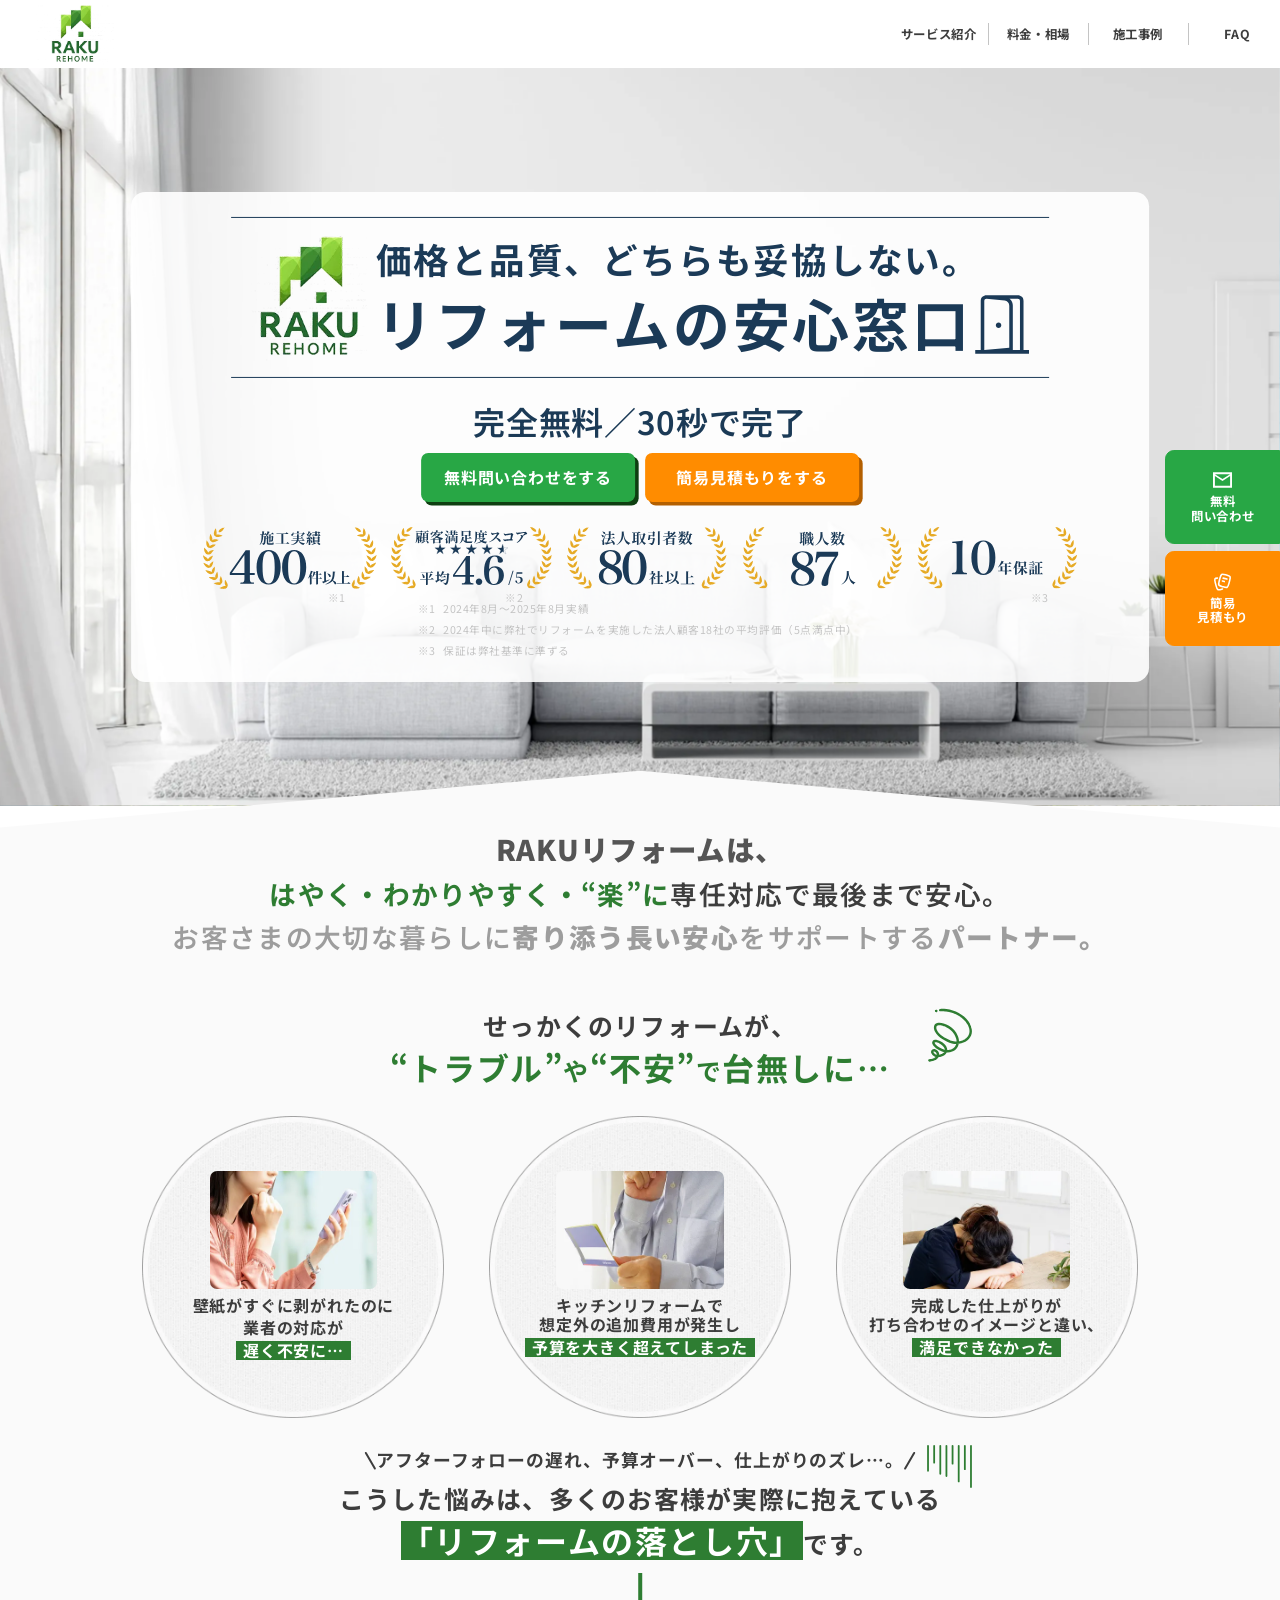
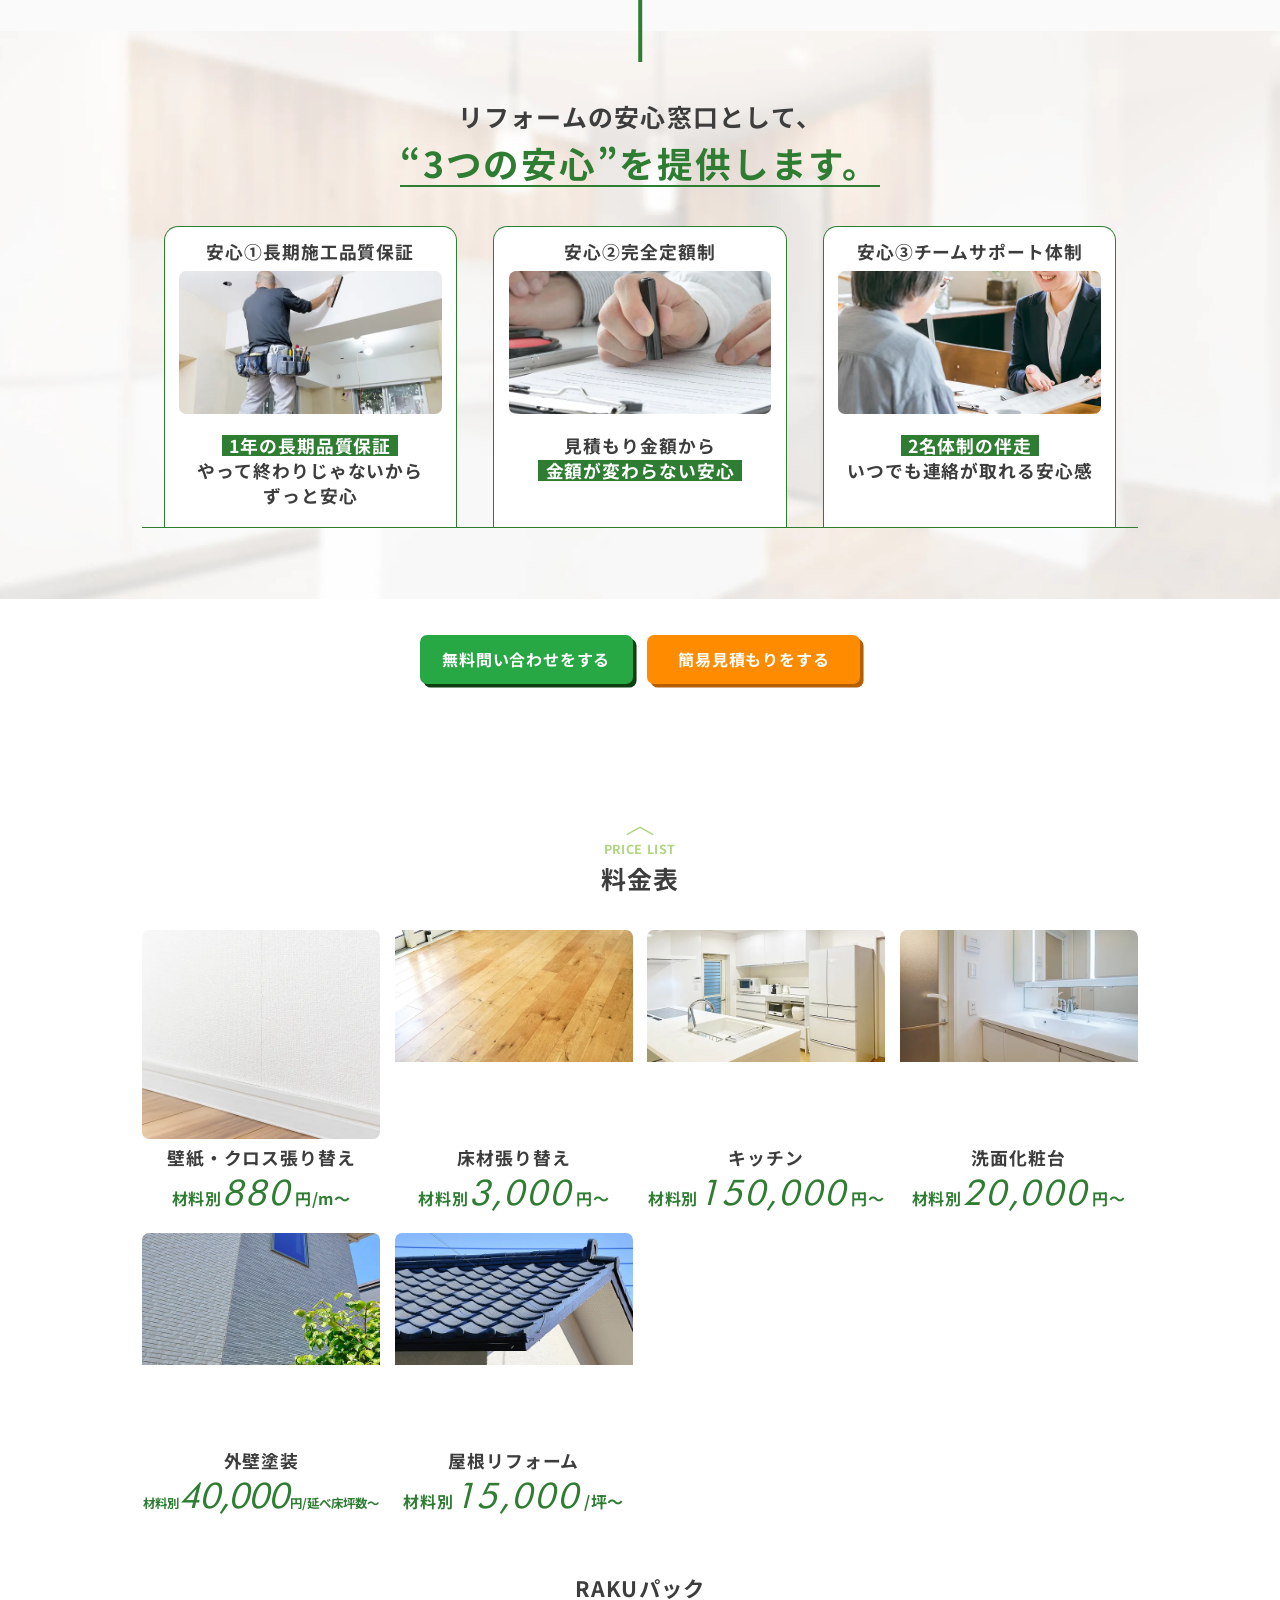
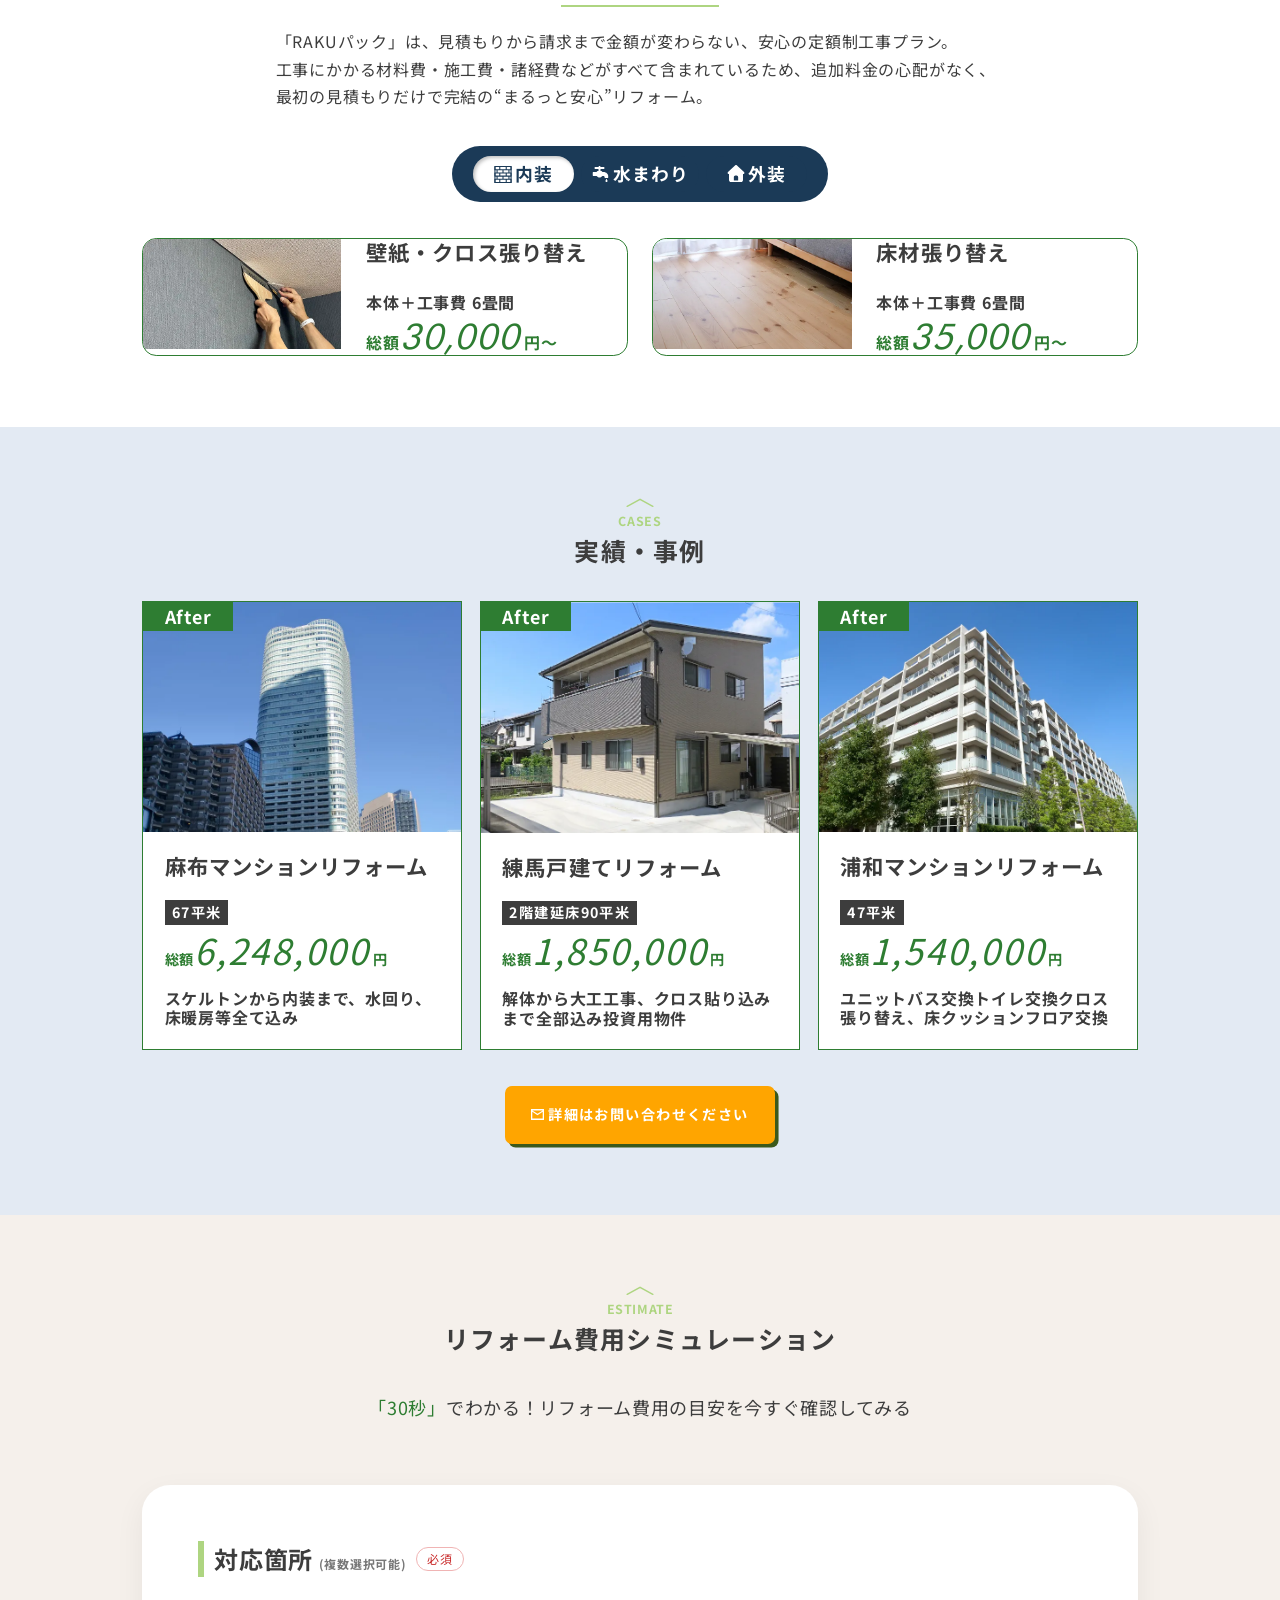
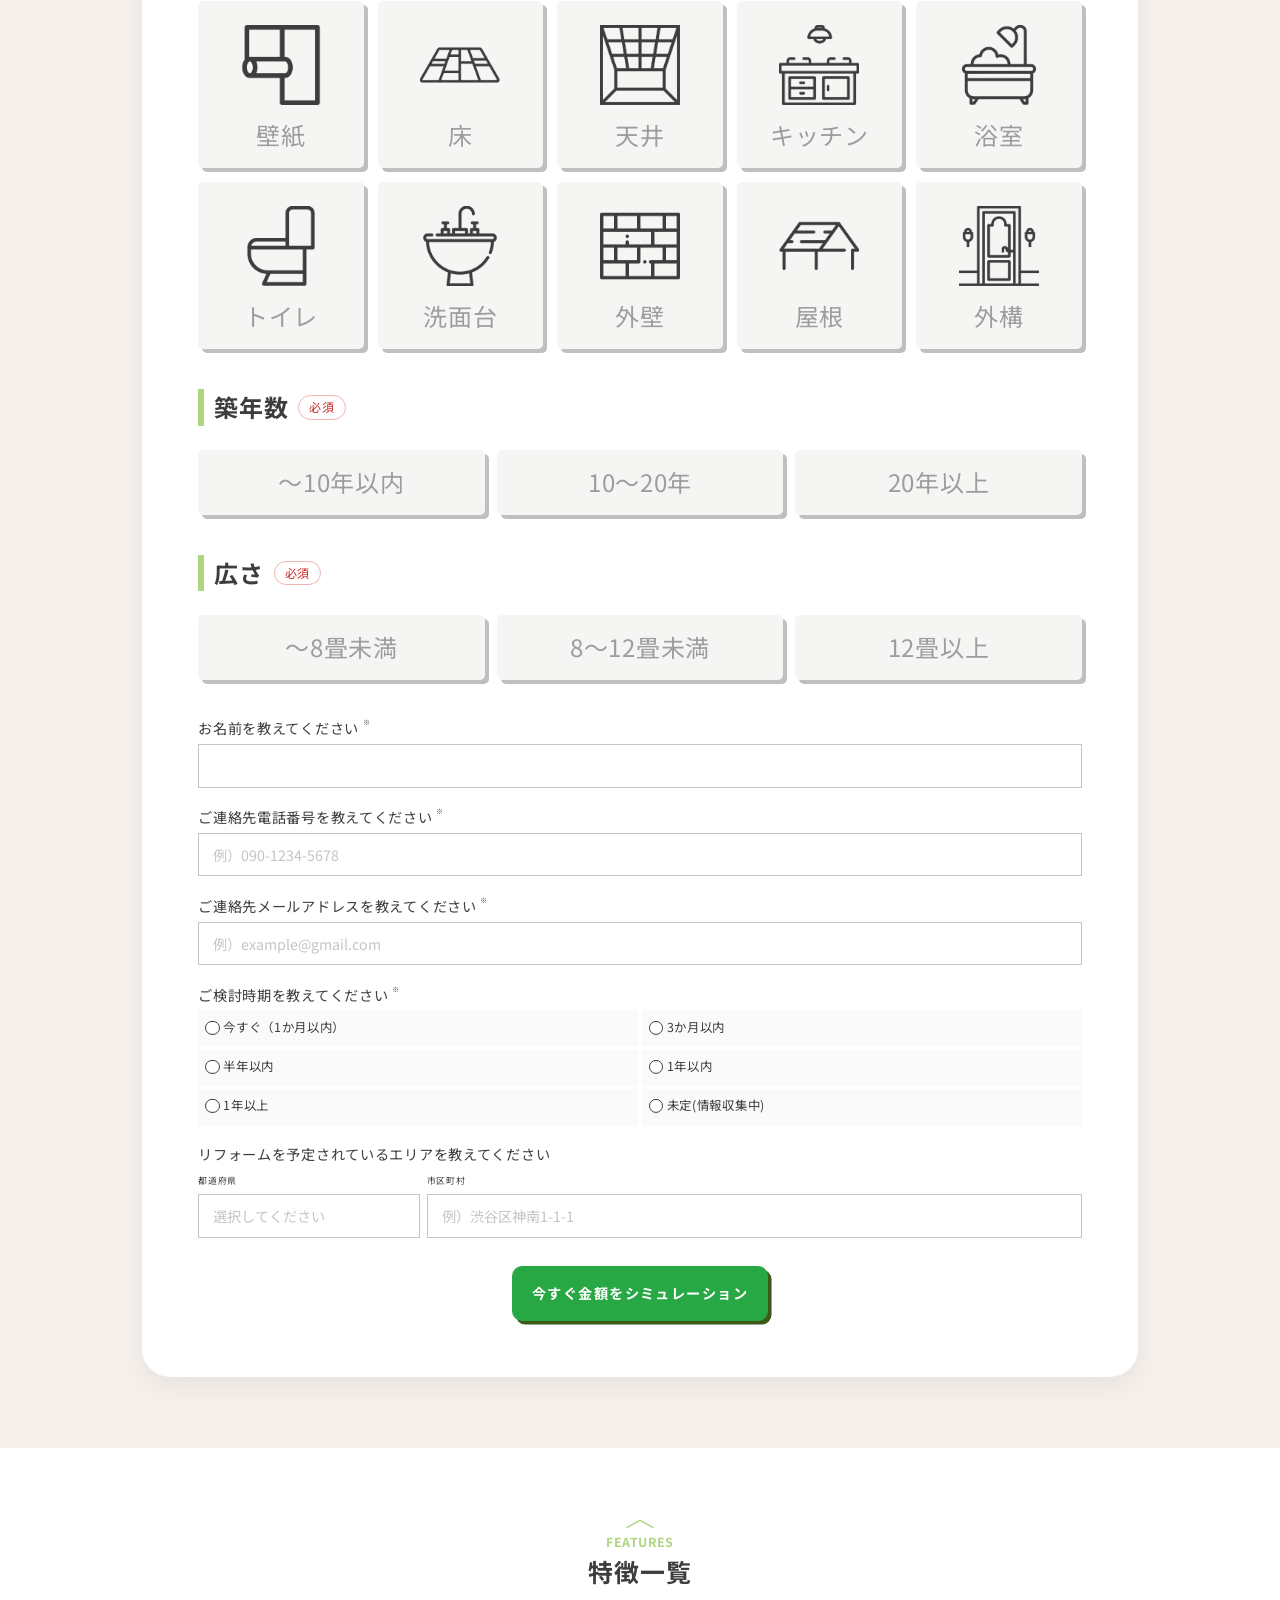
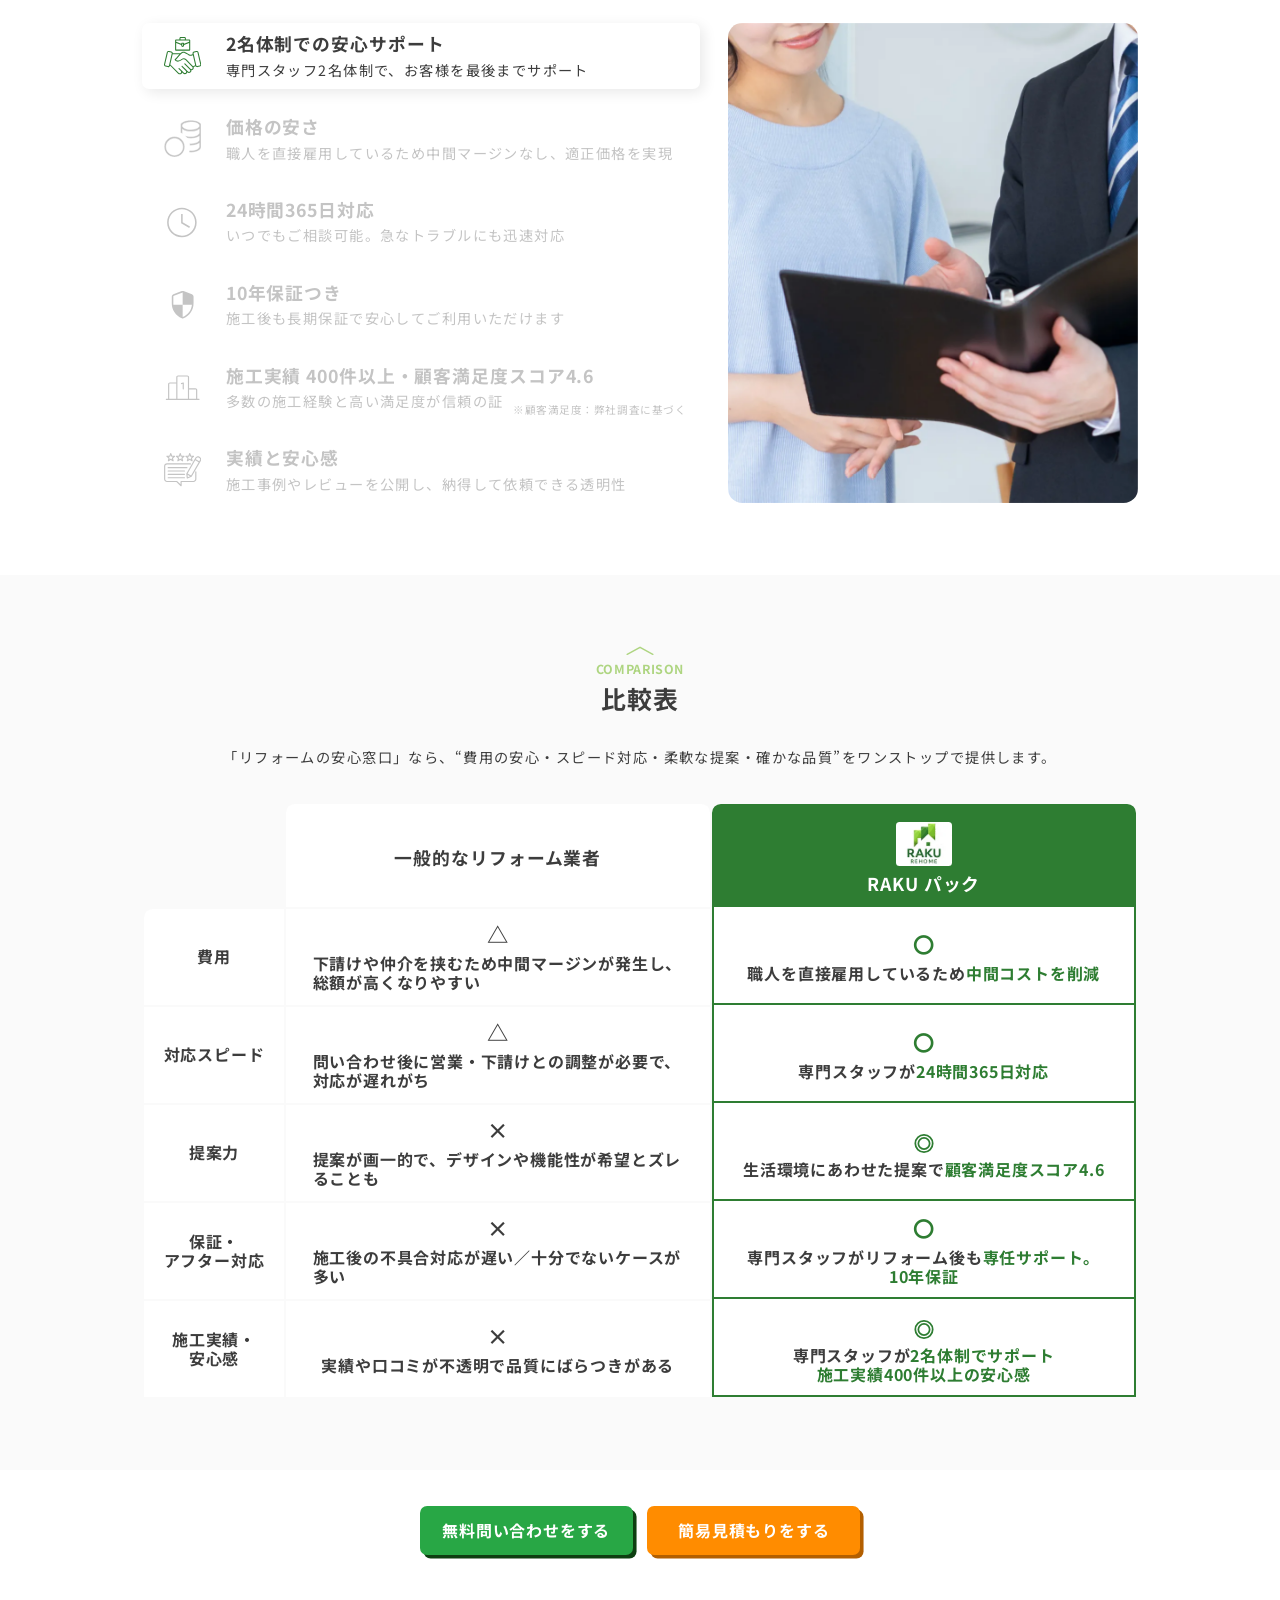
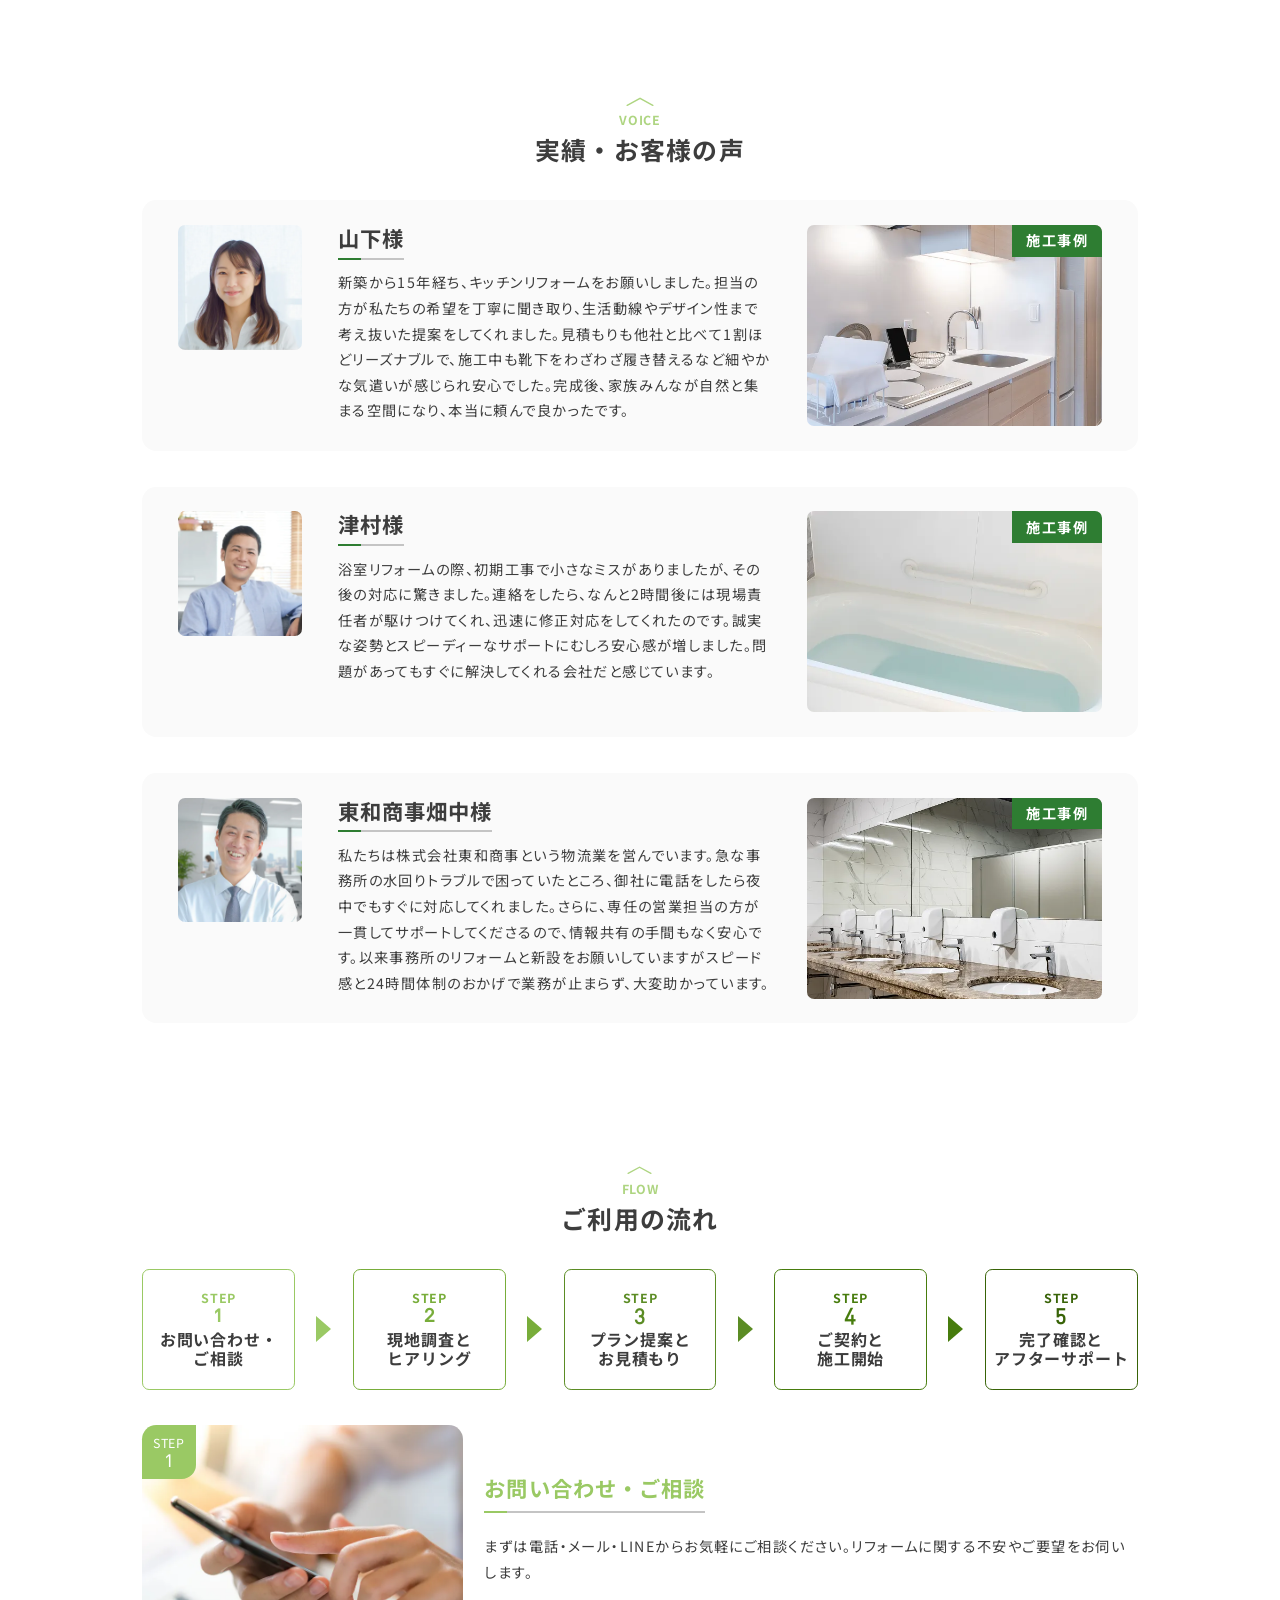
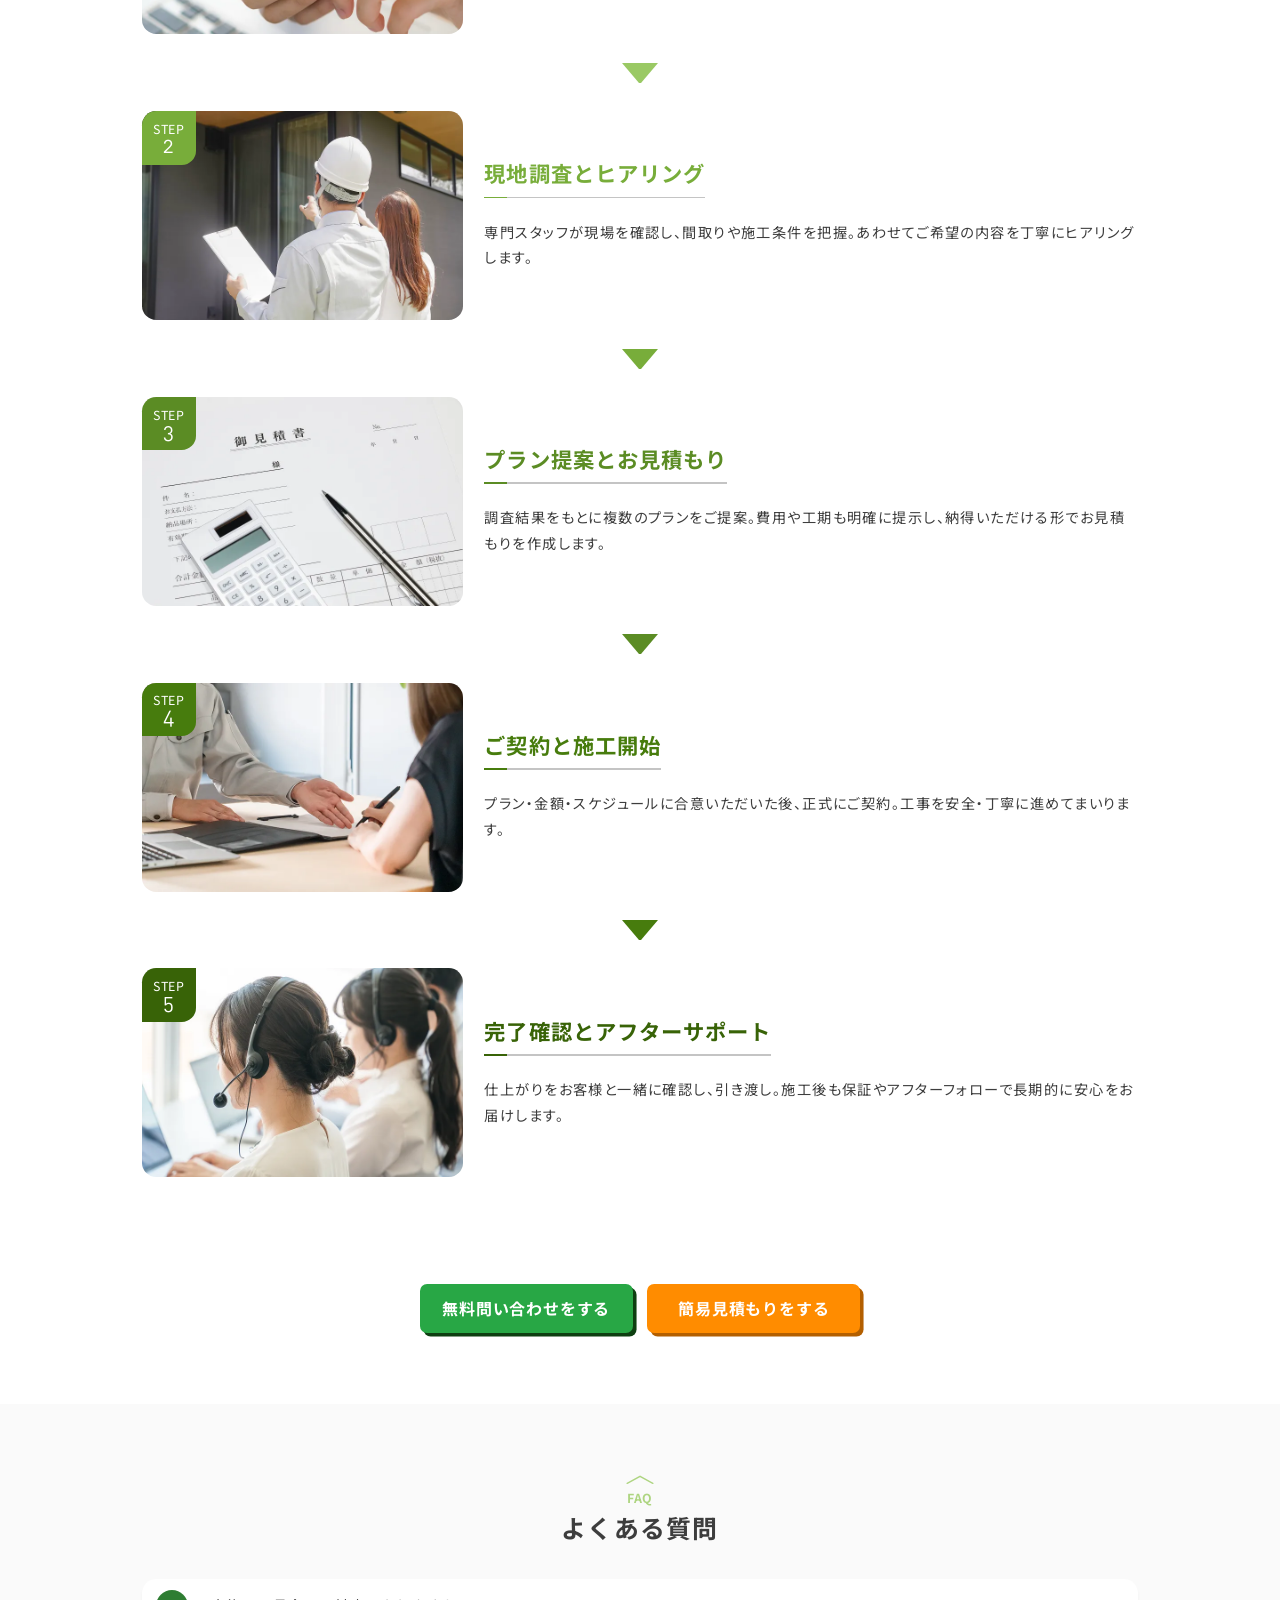
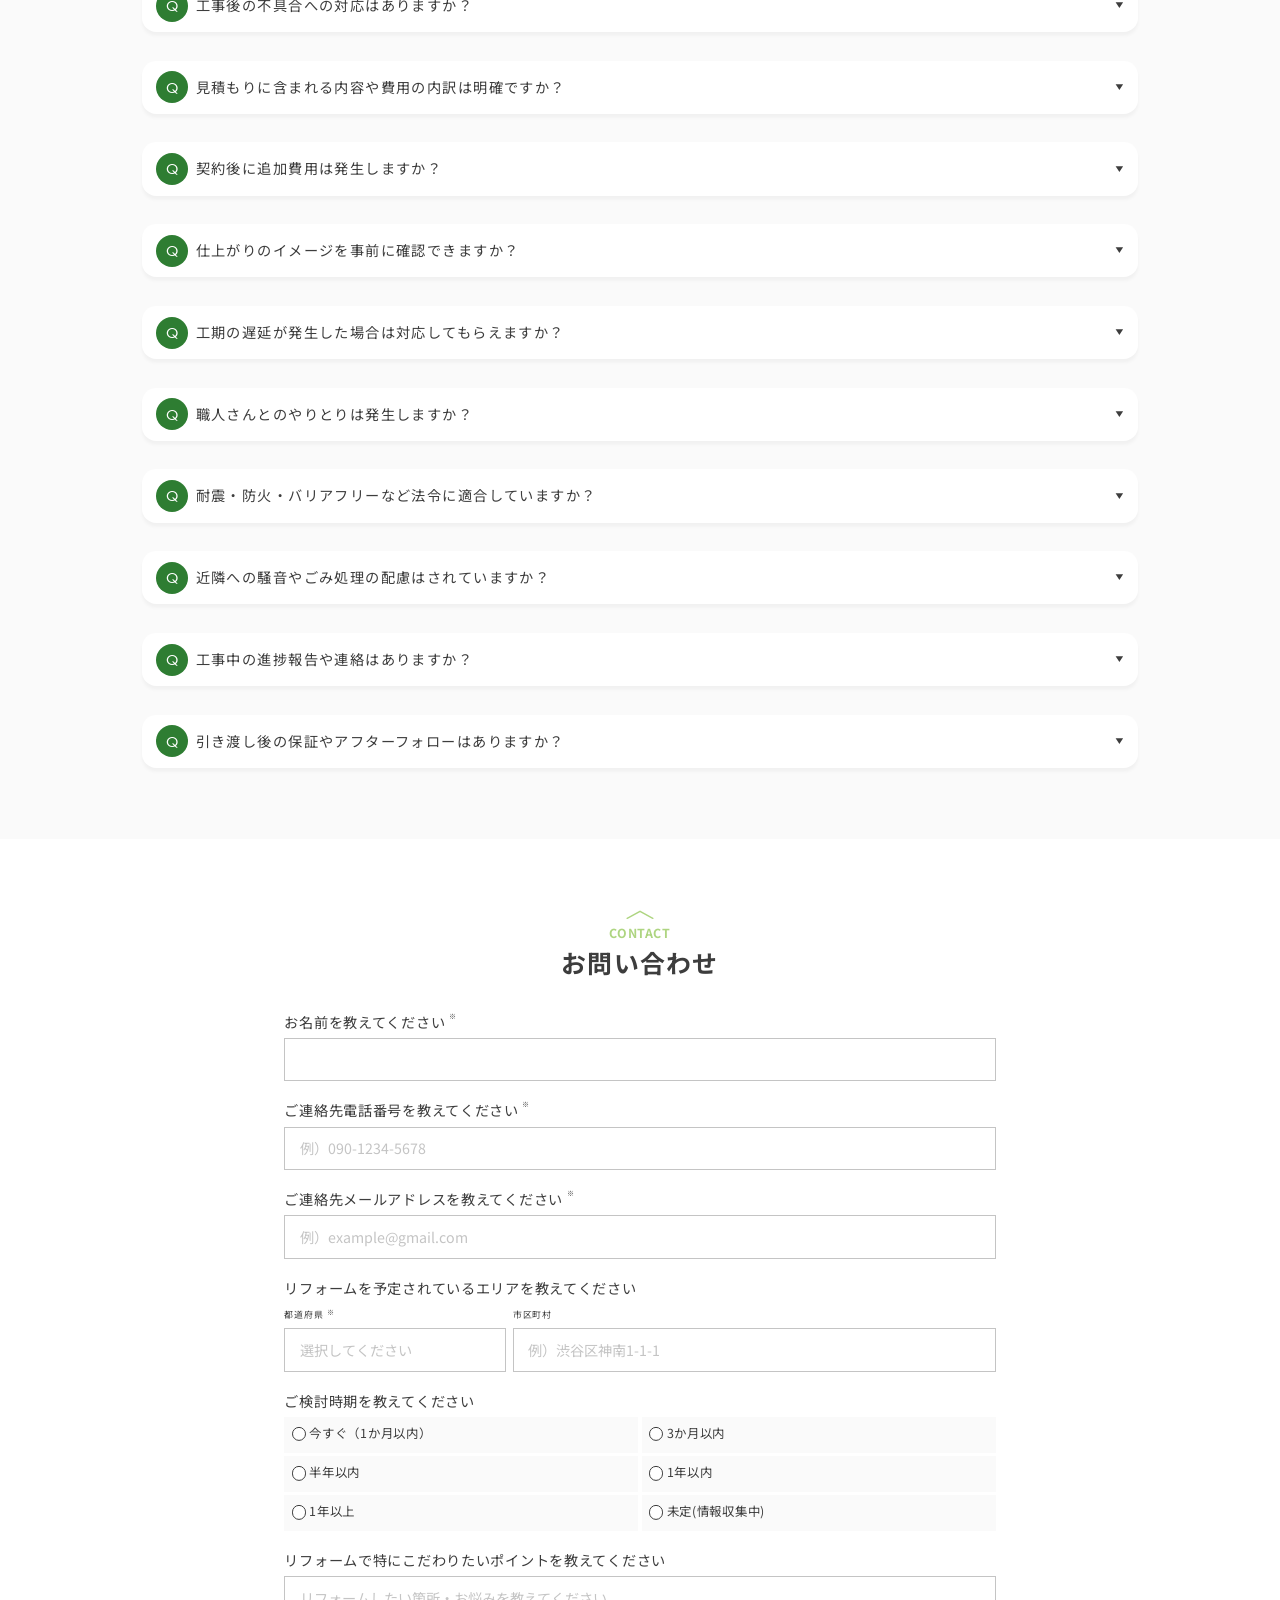
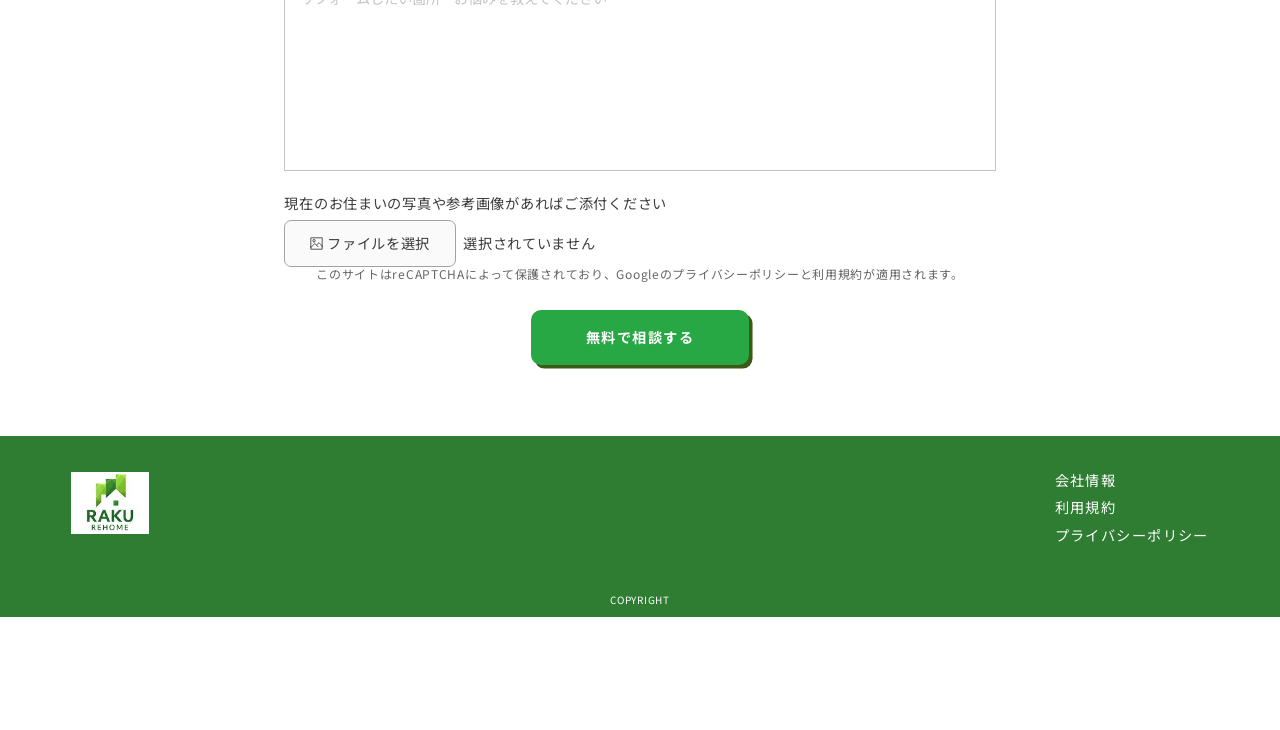
<file: raku-reform/index.html>
<!DOCTYPE html>
<html lang="ja">
<head>
    <meta charset="UTF-8">
    <meta name="viewport" content="width=device-width, initial-scale=1.0">

    <!-- font-family -->
    <link rel="preconnect" href="https://fonts.googleapis.com">
    <link rel="preconnect" href="https://fonts.gstatic.com" crossorigin>
    <link href="https://fonts.googleapis.com/css2?family=Noto+Sans+JP:wght@100..900&display=swap" rel="stylesheet">

    <!-- my -->
    <title>RAKU リフォーム</title>
<meta name='robots' content='max-image-preview:large' />
<link rel='dns-prefetch' href='https://cdn.jsdelivr.net/' />
<link rel='dns-prefetch' href='https://www.googletagmanager.com/' />
<link rel="alternate" type="application/rss+xml" title="RAKU リフォーム &raquo; フィード" href="https://rehome-raku.com/raku-reform/feed/" />
<link rel="alternate" type="application/rss+xml" title="RAKU リフォーム &raquo; コメントフィード" href="https://rehome-raku.com/raku-reform/comments/feed/" />

<!-- SEO SIMPLE PACK 3.6.3 -->
<link rel="canonical" href="index.html">
<meta property="og:locale" content="ja_JP">
<meta property="og:type" content="website">
<meta property="og:title" content="RAKU リフォーム">
<meta property="og:url" content="https://rehome-raku.com/raku-reform/">
<meta property="og:site_name" content="RAKU リフォーム">
<meta name="twitter:card" content="summary">
<!-- / SEO SIMPLE PACK -->

<style id="wp-img-auto-sizes-contain-inline-css">
img:is([sizes=auto i],[sizes^="auto," i]){contain-intrinsic-size:3000px 1500px}
/*# sourceURL=wp-img-auto-sizes-contain-inline-css */
</style>
<style id="wp-emoji-styles-inline-css">

	img.wp-smiley, img.emoji {
		display: inline !important;
		border: none !important;
		box-shadow: none !important;
		height: 1em !important;
		width: 1em !important;
		margin: 0 0.07em !important;
		vertical-align: -0.1em !important;
		background: none !important;
		padding: 0 !important;
	}
/*# sourceURL=wp-emoji-styles-inline-css */
</style>
<style id="wp-block-library-inline-css">
:root{--wp-block-synced-color:#7a00df;--wp-block-synced-color--rgb:122,0,223;--wp-bound-block-color:var(--wp-block-synced-color);--wp-editor-canvas-background:#ddd;--wp-admin-theme-color:#007cba;--wp-admin-theme-color--rgb:0,124,186;--wp-admin-theme-color-darker-10:#006ba1;--wp-admin-theme-color-darker-10--rgb:0,107,160.5;--wp-admin-theme-color-darker-20:#005a87;--wp-admin-theme-color-darker-20--rgb:0,90,135;--wp-admin-border-width-focus:2px}@media (min-resolution:192dpi){:root{--wp-admin-border-width-focus:1.5px}}.wp-element-button{cursor:pointer}:root .has-very-light-gray-background-color{background-color:#eee}:root .has-very-dark-gray-background-color{background-color:#313131}:root .has-very-light-gray-color{color:#eee}:root .has-very-dark-gray-color{color:#313131}:root .has-vivid-green-cyan-to-vivid-cyan-blue-gradient-background{background:linear-gradient(135deg,#00d084,#0693e3)}:root .has-purple-crush-gradient-background{background:linear-gradient(135deg,#34e2e4,#4721fb 50%,#ab1dfe)}:root .has-hazy-dawn-gradient-background{background:linear-gradient(135deg,#faaca8,#dad0ec)}:root .has-subdued-olive-gradient-background{background:linear-gradient(135deg,#fafae1,#67a671)}:root .has-atomic-cream-gradient-background{background:linear-gradient(135deg,#fdd79a,#004a59)}:root .has-nightshade-gradient-background{background:linear-gradient(135deg,#330968,#31cdcf)}:root .has-midnight-gradient-background{background:linear-gradient(135deg,#020381,#2874fc)}:root{--wp--preset--font-size--normal:16px;--wp--preset--font-size--huge:42px}.has-regular-font-size{font-size:1em}.has-larger-font-size{font-size:2.625em}.has-normal-font-size{font-size:var(--wp--preset--font-size--normal)}.has-huge-font-size{font-size:var(--wp--preset--font-size--huge)}:root .has-text-align-center{text-align:center}:root .has-text-align-left{text-align:left}:root .has-text-align-right{text-align:right}.has-fit-text{white-space:nowrap!important}#end-resizable-editor-section{display:none}.aligncenter{clear:both}.items-justified-left{justify-content:flex-start}.items-justified-center{justify-content:center}.items-justified-right{justify-content:flex-end}.items-justified-space-between{justify-content:space-between}.screen-reader-text{word-wrap:normal!important;border:0;clip-path:inset(50%);height:1px;margin:-1px;overflow:hidden;padding:0;position:absolute;width:1px;word-break:normal!important}.screen-reader-text:focus{background-color:#ddd;clip-path:none;color:#444;display:block;font-size:1em;height:auto;left:5px;line-height:normal;padding:15px 23px 14px;text-decoration:none;top:5px;width:auto;z-index:100000}html :where(.has-border-color){border-style:solid}html :where([style^=border-color],[style*=";border-color"],[style*="; border-color"]){border-style:solid}html :where([style^=border-top-color],[style*=";border-top-color"],[style*="; border-top-color"]){border-top-style:solid}html :where([style^=border-right-color],[style*=";border-right-color"],[style*="; border-right-color"]){border-right-style:solid}html :where([style^=border-bottom-color],[style*=";border-bottom-color"],[style*="; border-bottom-color"]){border-bottom-style:solid}html :where([style^=border-left-color],[style*=";border-left-color"],[style*="; border-left-color"]){border-left-style:solid}html :where([style^=border-width],[style*=";border-width"],[style*="; border-width"]){border-style:solid}html :where([style^=border-top-width],[style*=";border-top-width"],[style*="; border-top-width"]){border-top-style:solid}html :where([style^=border-right-width],[style*=";border-right-width"],[style*="; border-right-width"]){border-right-style:solid}html :where([style^=border-bottom-width],[style*=";border-bottom-width"],[style*="; border-bottom-width"]){border-bottom-style:solid}html :where([style^=border-left-width],[style*=";border-left-width"],[style*="; border-left-width"]){border-left-style:solid}html :where(img[class*=wp-image-]){height:auto;max-width:100%}:where(figure){margin:0 0 1em}html :where(.is-position-sticky){--wp-admin--admin-bar--position-offset:var(--wp-admin--admin-bar--height,0px)}@media screen and (max-width:600px){html :where(.is-position-sticky){--wp-admin--admin-bar--position-offset:0px}}

/*# sourceURL=/wp-includes/css/dist/block-library/common.min.css */
</style>
<style id="classic-theme-styles-inline-css">
/*! This file is auto-generated */
.wp-block-button__link{color:#fff;background-color:#32373c;border-radius:9999px;box-shadow:none;text-decoration:none;padding:calc(.667em + 2px) calc(1.333em + 2px);font-size:1.125em}.wp-block-file__button{background:#32373c;color:#fff;text-decoration:none}
/*# sourceURL=/wp-includes/css/classic-themes.min.css */
</style>

<style id="global-styles-inline-css">
:root{--wp--preset--aspect-ratio--square: 1;--wp--preset--aspect-ratio--4-3: 4/3;--wp--preset--aspect-ratio--3-4: 3/4;--wp--preset--aspect-ratio--3-2: 3/2;--wp--preset--aspect-ratio--2-3: 2/3;--wp--preset--aspect-ratio--16-9: 16/9;--wp--preset--aspect-ratio--9-16: 9/16;--wp--preset--color--black: #000000;--wp--preset--color--cyan-bluish-gray: #abb8c3;--wp--preset--color--white: #ffffff;--wp--preset--color--pale-pink: #f78da7;--wp--preset--color--vivid-red: #cf2e2e;--wp--preset--color--luminous-vivid-orange: #ff6900;--wp--preset--color--luminous-vivid-amber: #fcb900;--wp--preset--color--light-green-cyan: #7bdcb5;--wp--preset--color--vivid-green-cyan: #00d084;--wp--preset--color--pale-cyan-blue: #8ed1fc;--wp--preset--color--vivid-cyan-blue: #0693e3;--wp--preset--color--vivid-purple: #9b51e0;--wp--preset--gradient--vivid-cyan-blue-to-vivid-purple: linear-gradient(135deg,rgb(6,147,227) 0%,rgb(155,81,224) 100%);--wp--preset--gradient--light-green-cyan-to-vivid-green-cyan: linear-gradient(135deg,rgb(122,220,180) 0%,rgb(0,208,130) 100%);--wp--preset--gradient--luminous-vivid-amber-to-luminous-vivid-orange: linear-gradient(135deg,rgb(252,185,0) 0%,rgb(255,105,0) 100%);--wp--preset--gradient--luminous-vivid-orange-to-vivid-red: linear-gradient(135deg,rgb(255,105,0) 0%,rgb(207,46,46) 100%);--wp--preset--gradient--very-light-gray-to-cyan-bluish-gray: linear-gradient(135deg,rgb(238,238,238) 0%,rgb(169,184,195) 100%);--wp--preset--gradient--cool-to-warm-spectrum: linear-gradient(135deg,rgb(74,234,220) 0%,rgb(151,120,209) 20%,rgb(207,42,186) 40%,rgb(238,44,130) 60%,rgb(251,105,98) 80%,rgb(254,248,76) 100%);--wp--preset--gradient--blush-light-purple: linear-gradient(135deg,rgb(255,206,236) 0%,rgb(152,150,240) 100%);--wp--preset--gradient--blush-bordeaux: linear-gradient(135deg,rgb(254,205,165) 0%,rgb(254,45,45) 50%,rgb(107,0,62) 100%);--wp--preset--gradient--luminous-dusk: linear-gradient(135deg,rgb(255,203,112) 0%,rgb(199,81,192) 50%,rgb(65,88,208) 100%);--wp--preset--gradient--pale-ocean: linear-gradient(135deg,rgb(255,245,203) 0%,rgb(182,227,212) 50%,rgb(51,167,181) 100%);--wp--preset--gradient--electric-grass: linear-gradient(135deg,rgb(202,248,128) 0%,rgb(113,206,126) 100%);--wp--preset--gradient--midnight: linear-gradient(135deg,rgb(2,3,129) 0%,rgb(40,116,252) 100%);--wp--preset--font-size--small: 13px;--wp--preset--font-size--medium: 20px;--wp--preset--font-size--large: 36px;--wp--preset--font-size--x-large: 42px;--wp--preset--spacing--20: 0.44rem;--wp--preset--spacing--30: 0.67rem;--wp--preset--spacing--40: 1rem;--wp--preset--spacing--50: 1.5rem;--wp--preset--spacing--60: 2.25rem;--wp--preset--spacing--70: 3.38rem;--wp--preset--spacing--80: 5.06rem;--wp--preset--shadow--natural: 6px 6px 9px rgba(0, 0, 0, 0.2);--wp--preset--shadow--deep: 12px 12px 50px rgba(0, 0, 0, 0.4);--wp--preset--shadow--sharp: 6px 6px 0px rgba(0, 0, 0, 0.2);--wp--preset--shadow--outlined: 6px 6px 0px -3px rgb(255, 255, 255), 6px 6px rgb(0, 0, 0);--wp--preset--shadow--crisp: 6px 6px 0px rgb(0, 0, 0);}.wp-block-button{--wp--preset--dimension--25: 25%;--wp--preset--dimension--50: 50%;--wp--preset--dimension--75: 75%;--wp--preset--dimension--100: 100%;}:where(body) { margin: 0; }:where(.is-layout-flex){gap: 0.5em;}:where(.is-layout-grid){gap: 0.5em;}body .is-layout-flex{display: flex;}.is-layout-flex{flex-wrap: wrap;align-items: center;}.is-layout-flex > :is(*, div){margin: 0;}body .is-layout-grid{display: grid;}.is-layout-grid > :is(*, div){margin: 0;}body{padding-top: 0px;padding-right: 0px;padding-bottom: 0px;padding-left: 0px;}:root :where(.wp-element-button, .wp-block-button__link){background-color: #32373c;border-width: 0;color: #fff;font-family: inherit;font-size: inherit;font-style: inherit;font-weight: inherit;letter-spacing: inherit;line-height: inherit;padding-top: calc(0.667em + 2px);padding-right: calc(1.333em + 2px);padding-bottom: calc(0.667em + 2px);padding-left: calc(1.333em + 2px);text-decoration: none;text-transform: inherit;}.has-black-color{color: var(--wp--preset--color--black) !important;}.has-cyan-bluish-gray-color{color: var(--wp--preset--color--cyan-bluish-gray) !important;}.has-white-color{color: var(--wp--preset--color--white) !important;}.has-pale-pink-color{color: var(--wp--preset--color--pale-pink) !important;}.has-vivid-red-color{color: var(--wp--preset--color--vivid-red) !important;}.has-luminous-vivid-orange-color{color: var(--wp--preset--color--luminous-vivid-orange) !important;}.has-luminous-vivid-amber-color{color: var(--wp--preset--color--luminous-vivid-amber) !important;}.has-light-green-cyan-color{color: var(--wp--preset--color--light-green-cyan) !important;}.has-vivid-green-cyan-color{color: var(--wp--preset--color--vivid-green-cyan) !important;}.has-pale-cyan-blue-color{color: var(--wp--preset--color--pale-cyan-blue) !important;}.has-vivid-cyan-blue-color{color: var(--wp--preset--color--vivid-cyan-blue) !important;}.has-vivid-purple-color{color: var(--wp--preset--color--vivid-purple) !important;}.has-black-background-color{background-color: var(--wp--preset--color--black) !important;}.has-cyan-bluish-gray-background-color{background-color: var(--wp--preset--color--cyan-bluish-gray) !important;}.has-white-background-color{background-color: var(--wp--preset--color--white) !important;}.has-pale-pink-background-color{background-color: var(--wp--preset--color--pale-pink) !important;}.has-vivid-red-background-color{background-color: var(--wp--preset--color--vivid-red) !important;}.has-luminous-vivid-orange-background-color{background-color: var(--wp--preset--color--luminous-vivid-orange) !important;}.has-luminous-vivid-amber-background-color{background-color: var(--wp--preset--color--luminous-vivid-amber) !important;}.has-light-green-cyan-background-color{background-color: var(--wp--preset--color--light-green-cyan) !important;}.has-vivid-green-cyan-background-color{background-color: var(--wp--preset--color--vivid-green-cyan) !important;}.has-pale-cyan-blue-background-color{background-color: var(--wp--preset--color--pale-cyan-blue) !important;}.has-vivid-cyan-blue-background-color{background-color: var(--wp--preset--color--vivid-cyan-blue) !important;}.has-vivid-purple-background-color{background-color: var(--wp--preset--color--vivid-purple) !important;}.has-black-border-color{border-color: var(--wp--preset--color--black) !important;}.has-cyan-bluish-gray-border-color{border-color: var(--wp--preset--color--cyan-bluish-gray) !important;}.has-white-border-color{border-color: var(--wp--preset--color--white) !important;}.has-pale-pink-border-color{border-color: var(--wp--preset--color--pale-pink) !important;}.has-vivid-red-border-color{border-color: var(--wp--preset--color--vivid-red) !important;}.has-luminous-vivid-orange-border-color{border-color: var(--wp--preset--color--luminous-vivid-orange) !important;}.has-luminous-vivid-amber-border-color{border-color: var(--wp--preset--color--luminous-vivid-amber) !important;}.has-light-green-cyan-border-color{border-color: var(--wp--preset--color--light-green-cyan) !important;}.has-vivid-green-cyan-border-color{border-color: var(--wp--preset--color--vivid-green-cyan) !important;}.has-pale-cyan-blue-border-color{border-color: var(--wp--preset--color--pale-cyan-blue) !important;}.has-vivid-cyan-blue-border-color{border-color: var(--wp--preset--color--vivid-cyan-blue) !important;}.has-vivid-purple-border-color{border-color: var(--wp--preset--color--vivid-purple) !important;}.has-vivid-cyan-blue-to-vivid-purple-gradient-background{background: var(--wp--preset--gradient--vivid-cyan-blue-to-vivid-purple) !important;}.has-light-green-cyan-to-vivid-green-cyan-gradient-background{background: var(--wp--preset--gradient--light-green-cyan-to-vivid-green-cyan) !important;}.has-luminous-vivid-amber-to-luminous-vivid-orange-gradient-background{background: var(--wp--preset--gradient--luminous-vivid-amber-to-luminous-vivid-orange) !important;}.has-luminous-vivid-orange-to-vivid-red-gradient-background{background: var(--wp--preset--gradient--luminous-vivid-orange-to-vivid-red) !important;}.has-very-light-gray-to-cyan-bluish-gray-gradient-background{background: var(--wp--preset--gradient--very-light-gray-to-cyan-bluish-gray) !important;}.has-cool-to-warm-spectrum-gradient-background{background: var(--wp--preset--gradient--cool-to-warm-spectrum) !important;}.has-blush-light-purple-gradient-background{background: var(--wp--preset--gradient--blush-light-purple) !important;}.has-blush-bordeaux-gradient-background{background: var(--wp--preset--gradient--blush-bordeaux) !important;}.has-luminous-dusk-gradient-background{background: var(--wp--preset--gradient--luminous-dusk) !important;}.has-pale-ocean-gradient-background{background: var(--wp--preset--gradient--pale-ocean) !important;}.has-electric-grass-gradient-background{background: var(--wp--preset--gradient--electric-grass) !important;}.has-midnight-gradient-background{background: var(--wp--preset--gradient--midnight) !important;}.has-small-font-size{font-size: var(--wp--preset--font-size--small) !important;}.has-medium-font-size{font-size: var(--wp--preset--font-size--medium) !important;}.has-large-font-size{font-size: var(--wp--preset--font-size--large) !important;}.has-x-large-font-size{font-size: var(--wp--preset--font-size--x-large) !important;}
/*# sourceURL=global-styles-inline-css */
</style>

<link rel='stylesheet' id='contact-form-7-css' href='wp-content/plugins/contact-form-7/includes/css/styles.css' media='all' />
<link rel='stylesheet' id='swaiper-css' href='https://cdn.jsdelivr.net/npm/swiper@8/swiper-bundle.min.css?ver=7.1.2' media='all' />
<link rel='stylesheet' id='my-css' href='wp-content/themes/lp/assets/css/style.css' media='all' />
<link rel='stylesheet' id='cf7_calculator-css' href='wp-content/plugins/cf7-cost-calculator-price-calculation/frontend/js/style.css' media='all' />
<script id="jquery-core-js" src="wp-includes/js/jquery/jquery.min.js"></script>
<script id="jquery-migrate-js" src="wp-includes/js/jquery/jquery-migrate.min.js"></script>
<script id="swaiper-js" src="https://cdn.jsdelivr.net/npm/swiper@8/swiper-bundle.min.js?ver=1"></script>
<link rel="https://api.w.org/" href="https://rehome-raku.com/raku-reform/wp-json/" /><link rel="EditURI" type="application/rsd+xml" title="RSD" href="https://rehome-raku.com/raku-reform/xmlrpc.php?rsd" />
<meta name="generator" content="WordPress 7.1.2" />
<meta name="generator" content="Site Kit by Google 1.176.0" />		<script type="text/javascript">
			(function(c, l, a, r, i, t, y) {
				c[a] = c[a] || function() {
					(c[a].q = c[a].q || []).push(arguments)
				};
				t = l.createElement(r);
				t.async = 1;
				t.src = "https://www.clarity.ms/tag/" + i + "?ref=wordpress";
				y = l.getElementsByTagName(r)[0];
				y.parentNode.insertBefore(t, y);
			})(window, document, "clarity", "script", "tj3dzkkrom");
		</script>
	<meta name="google-site-verification" content="tkMTDlaqWzxDqwI0UfxmyNJW6wwRPfl0sn7WhdF6SCA">
<!-- Google タグ マネージャー スニペット (Site Kit が追加) -->
<script>
			( function( w, d, s, l, i ) {
				w[l] = w[l] || [];
				w[l].push( {'gtm.start': new Date().getTime(), event: 'gtm.js'} );
				var f = d.getElementsByTagName( s )[0],
					j = d.createElement( s ), dl = l != 'dataLayer' ? '&l=' + l : '';
				j.async = true;
				j.src = 'https://www.googletagmanager.com/gtm.js?id=' + i + dl;
				f.parentNode.insertBefore( j, f );
			} )( window, document, 'script', 'dataLayer', 'GTM-KWN8N5SS' );
			
</script>

<!-- (ここまで) Google タグ マネージャー スニペット (Site Kit が追加) -->
<style id="wp-custom-css">
.grecaptcha-badge { visibility: hidden; }
</style>
</head>
<body>
    <header class="header">
        <div class="header__inner">
            <div class="header__content">
                <div class="header__main">
                    <div class="header__logo" >
                        <a href="index.html#top">
                            <img src="wp-content/themes/lp/assets/img/logo.webp" alt="RAKUリフォーム" width="88" height="77" loading="lazy">
                        </a>
                    </div>
                    <nav class="header__nav">
                        <ul class="header__menu">
                            <li class="header__list"><a href="index.html#individual">サービス紹介</a></li>
                            <li class="header__list"><a href="index.html#price">料金・相場</a></li>
                            <li class="header__list"><a href="index.html#voice">施工事例</a></li>
                            <!--<li class="header__list"><a href="https://rehome-raku.com/raku-reform/#corporation">法人の方へ</a></li>-->
                            <li class="header__list"><a href="index.html#faq">FAQ</a></li>
                        </ul>
                    </nav>
                </div>
                <!-- ヘッダーCTA削除済み -->
            </div>
            <div class="header__logo is-sp">
                <a href="https://rehome-raku.com/raku-reform">
                    <img src="wp-content/themes/lp/assets/img/logo.webp" alt="RAKUリフォーム" width="88" height="77" loading="lazy">
                </a>
            </div>
            <!-- drawer -->
            <div class="header__drawer">
                <div class="header__drawerIcon">
                    <div class="header__drawerBar --1"></div>
                    <div class="header__drawerBar --2"></div>
                    <div class="header__drawerBar --3"></div>
                </div>
            </div>
        </div>
    </header>

    
<main id="top">
    <section class="fv">
        <div class="fv__content">
            <div class="fv__titleWrap">
                <h1 class="fv__logo">
                    <img src="wp-content/themes/lp/assets/img/logo.webp" alt="RAKUリフォーム" width="88" height="77" loading="lazy">
                </h1>
                <div class="fv__titleContent">
                    <p class="fv__subTitle">価格と品質、どちらも妥協しない。</p>
                    <p class="fv__title">リフォームの安心窓口</p>
                </div>
            </div>
            <p class="fv__cta__estimateCatch">完全無料／30秒で完了</p>
            <div class="fv__ctaBtnWrap">
                <a href="index.html#contact" class="fv__ctaBtn --green">無料問い合わせをする</a>
                <a href="index.html#estimate" class="fv__ctaBtn --orange">簡易見積もりをする</a>
            </div>
            <div class="fv__recordWrap">
                <div class="fv__record">
                    <img src="wp-content/themes/lp/assets/img/fv-record1.svg" alt="施工実績427件" width="184" height="70" loading="lazy">
                    <span class="is-center">※1</span>
                </div>
                <div class="fv__record">
                    <img src="wp-content/themes/lp/assets/img/fv-record2.svg" alt="顧客満足度スコア4.6" width="184" height="70" loading="lazy">
                    <span>※2</span>
                </div>
                <div class="fv__record">
                    <img src="wp-content/themes/lp/assets/img/fv-record3.svg" alt="法人取引者数82社" width="184" height="70" loading="lazy">
                </div>
                <div class="fv__record">
                    <img src="wp-content/themes/lp/assets/img/fv-record4.svg" alt="職員数87人" width="184" height="70" loading="lazy">
                </div>
                <div class="fv__record">
                    <img src="wp-content/themes/lp/assets/img/fv-record5.svg" alt="10年保証" width="184" height="70" loading="lazy">
                    <span>※3</span>
                </div>
            </div>


            <div class="fv__remark">
                <p class="fv__remarkText">2024年8月〜2025年8月実績</p>
                <p class="fv__remarkText">2024年中に弊社でリフォームを実施した法人顧客18社の平均評価（5点満点中）</p>
                <p class="fv__remarkText">保証は弊社基準に準ずる</p>
            </div>          
        </div>
        <div class="fv__bg">
            <!-- スライダー -->
            <div class="fv__swiper swiper">
                <!-- スライド -->
                <div class="fv__swiper-wrapper swiper-wrapper">
                    <div class="fv__slide swiper-slide">
                        <img src="wp-content/themes/lp/assets/img/fv-bg1.webp" alt="">
                    </div>
                    <div class="fv__slide swiper-slide">
                        <img src="wp-content/themes/lp/assets/img/fv-bg2.webp" alt="">
                    </div>
                    <div class="fv__slide swiper-slide">
                        <img src="wp-content/themes/lp/assets/img/fv-bg3.webp" alt="">
                    </div>
                </div>
            </div>
        </div>
    </section>

    <!-- 個人のお客様へ -->
    <div id="individual">
        <section class="about">
            <div class="inner about__inner">
                <p class="about__description">
                    <span class="is-row1">RAKUリフォームは、</span>
                    <span><span class="is-green">はやく・わかりやすく・“楽”に</span><br class="is-sp">専任対応で最後まで安心。</span>
                    <span class="is-row3">お客さまの大切な暮らしに<br class="is-sp"><span>寄り添う長い安心</span>を<br class="is-sp">サポートする<span>パートナー。</span></span>
                </p>
                <p  class="about__text">
                    せっかくのリフォームが、
                    <span><span>“トラブル”</span>や<span>“不安”</span>で<br class="is-sp"><span>台無しに…</span></span>
                </p>
                <div class="about__itemWrap">
                    <div class="about__item">
                        <div class="about__itemImg">
                            <img src="wp-content/themes/lp/assets/img/about-item1.webp" alt="" width="188" height="132" loading="lazy">
                        </div>
                        <p class="about__itemText">
                            <span>壁紙がすぐに剥がれたのに</span>
                            <span>業者の対応が</span>
                            <span class="bg-green">遅く不安に…</span>
                        </p>
                    </div>
                    <div class="about__item">
                        <div class="about__itemImg">
                            <img src="wp-content/themes/lp/assets/img/about-item2.webp" alt="" width="188" height="132" loading="lazy">
                        </div>
                        <p class="about__itemText">
                            キッチンリフォームで<br>
                            想定外の追加費用が発生し<br>
                            <span class="bg-green">予算を大きく超えてしまった</span>
                        </p>
                    </div>
                    <div class="about__item">
                        <div class="about__itemImg">
                            <img src="wp-content/themes/lp/assets/img/about-item3.webp" alt="" width="188" height="132" loading="lazy">
                        </div>
                        <p class="about__itemText">
                            完成した仕上がりが<br>
                            打ち合わせのイメージと違い、
                            <span class="bg-green">満足できなかった</span>
                        </p>
                    </div>
                </div>
                <p class="about__problem">
                    <span class="about__problemComment">アフターフォローの遅れ、<br class="is-sp">予算オーバー、<br class="is-sp">仕上がりのズレ…。</span>
                    <span>こうした悩みは、<br class="is-sp">多くのお客様が実際に抱えている</span>
                    <span><span class="bg-green">「リフォームの落とし穴」</span><br class="is-sp">です。</span>
                </p>
                        
            </div>
            <div class="about__answer">
                <div class="inner">
                    <p class="about__answerText">
                        リフォームの安心窓口として、
                        <span>“3つの安心”を提供します。</span>
                    </p>
                    <div class="about__answerItemWrap">
                        <div class="about__answerItem">
                            <p class="about__number">安心①長期施工品質保証</p>
                            <div class="about__answerItemImg">
                                <img src="wp-content/themes/lp/assets/img/about-answer1.webp" alt="" width="296" height="160" loading="lazy">
                            </div>
                            <p class="about__answerItemText">
                                <span class="bg-green">1年の長期品質保証</span>
                                <span>やって終わりじゃないから</span>
                                <span>ずっと安心</span>
                            </p> 
                        </div>
                        <div class="about__answerItem">
                            <p class="about__number">安心②完全定額制</p>
                            <div class="about__answerItemImg">
                                <img src="wp-content/themes/lp/assets/img/about-answer2.webp" alt="" width="296" height="160" loading="lazy">
                            </div>
                            <p class="about__answerItemText">
                                <span>見積もり金額から</span>
                                <span class="bg-green">金額が変わらない安心</span>
                            </p> 
                        </div>
                        <div class="about__answerItem">
                            <p class="about__number">安心③チームサポート体制</p>
                            <div class="about__answerItemImg">
                                <img src="wp-content/themes/lp/assets/img/about-answer3.webp" alt="" width="296" height="160" loading="lazy">
                            </div>
                            <p class="about__answerItemText">
                                <span class="bg-green">2名体制の伴走</span>
                                <span>いつでも連絡が取れる安心感</span>
                            </p> 
                        </div>
                    </div>                  
                </div>
            </div>
        </section>

        <!-- CTA -->
        <div class="fv__cta__2Wrap">
            <a href="index.html#contact" class="fv__ctaBtn --green">無料問い合わせをする</a>
            <a href="index.html#estimate" class="fv__ctaBtn --orange">簡易見積もりをする</a>
        </div>

        <!-- 料金表 -->
        <section class="price u-section" id="price">
            <div class="inner price__inner">
                <div class="section__titleWrap">
                    <p class="section__subTitle">price list</p>
                    <h2 class="section__title">料金表</h2>
                </div>
                <div class="price__content">
                    <ul class="price__reformItemWrap">
                        <!-- 1 -->
                        <li class="price__reformItem">
                            <div class="price__reformItemImg">
                                <picture>
                                    <source srcset="wp-content/themes/lp/assets/img/price-reform1.webp" media="(min-width: 768px)">
                                    <img src="wp-content/themes/lp/assets/img/price-reform1-sp.webp" alt="" width="268" height="235" loading="lazy">
                                </picture>
                            </div>
                            <p class="price__reformItemTitle">壁紙・クロス張り替え</p>
                            <p class="price__reformItemPrice">材料別<span>880</span>円/m〜</p>
                        </li>
                        <!-- 2 -->
                        <li class="price__reformItem">
                            <div class="price__reformItemImg">
                                <picture>
                                    <source srcset="wp-content/themes/lp/assets/img/price-reform2.webp" media="(min-width: 768px)">
                                    <img src="wp-content/themes/lp/assets/img/price-reform2-sp.webp" alt="" width="268" height="235" loading="lazy">
                                </picture>
                            </div>
                            <p class="price__reformItemTitle">床材張り替え</p>
                            <p class="price__reformItemPrice">材料別<span>3,000</span>円〜</p>
                        </li>
                        <!-- 3 -->
                        <li class="price__reformItem">
                            <div class="price__reformItemImg">
                                <picture>
                                    <source srcset="wp-content/themes/lp/assets/img/price-reform3.webp" media="(min-width: 768px)">
                                    <img src="wp-content/themes/lp/assets/img/price-reform3-sp.webp" alt="" width="268" height="235" loading="lazy">
                                </picture>
                            </div>
                            <p class="price__reformItemTitle">キッチン</p>
                            <p class="price__reformItemPrice">材料別<span>150,000</span>円〜</p>
                        </li>
                        <!-- 6 -->
                        <li class="price__reformItem">
                            <div class="price__reformItemImg">
                                <picture>
                                    <source srcset="wp-content/themes/lp/assets/img/price-reform6.webp" media="(min-width: 768px)">
                                    <img src="wp-content/themes/lp/assets/img/price-reform6-sp.webp" alt="" width="268" height="235" loading="lazy">
                                </picture>
                            </div>
                            <p class="price__reformItemTitle">洗面化粧台</p>
                            <p class="price__reformItemPrice">材料別<span>20,000</span>円〜</p>
                        </li>
                        <!-- 7 -->
                        <li class="price__reformItem">
                            <div class="price__reformItemImg">
                                <picture>
                                    <source srcset="wp-content/themes/lp/assets/img/price-reform7.webp" media="(min-width: 768px)">
                                    <img src="wp-content/themes/lp/assets/img/price-reform7-sp.webp" alt="" width="268" height="235" loading="lazy">
                                </picture>
                            </div>
                            <p class="price__reformItemTitle">外壁塗装</p>
                            <p class="price__reformItemPrice --small">材料別<span>40,000</span>円/延べ床坪数〜</p>
                        </li>
                        <!-- 8 -->
                        <li class="price__reformItem">
                            <div class="price__reformItemImg">
                                <picture>
                                    <source srcset="wp-content/themes/lp/assets/img/price-reform8.webp" media="(min-width: 768px)">
                                    <img src="wp-content/themes/lp/assets/img/price-reform8-sp.webp" alt="" width="268" height="235" loading="lazy">
                                </picture>
                            </div>
                            <p class="price__reformItemTitle">屋根リフォーム</p>
                            <p class="price__reformItemPrice">材料別<span>15,000</span>/坪〜</p>
                        </li>
                    </ul>
                </div>
                <div class="price__reform">
                    <h3 class="price__reformTitle">RAKUパック</h3>
                    <p class="price__reformText">
                        「RAKUパック」は、見積もりから請求まで金額が変わらない、安心の定額制工事プラン。<br>
                        工事にかかる材料費・施工費・諸経費などがすべて含まれているため、追加料金の心配がなく、最初の見積もりだけで完結の“まるっと安心”リフォーム。
                    </p>
                    <div class="price__genreWrap">
                        <div class="price__tabWrap">
                            <button class="price__tab --individual --1 is-active" data-target="genre1">内装</button>
                            <button class="price__tab --individual --2" data-target="genre2">水まわり</button>
                            <button class="price__tab --individual --3" data-target="genre3">外装</button>
                        </div>
                        <!-- 内装 -->
                        <div class="price__genre --individual" id="genre1">
                            <!-- 1 -->
                            <div class="price__genreItem">
                                <div class="price__genreImg">
                                    <picture>
                                    <source srcset="wp-content/themes/lp/assets/img/price-genre1-1.webp" media="(min-width: 768px)">
                                    <img src="wp-content/themes/lp/assets/img/price-genre1-1-sp.webp" alt="" width="223" height="258" loading="lazy">
                                    </picture>
                                </div>
                                <div class="price__genreTextWrap">
                                    <p class="price__genreTitle">壁紙・クロス張り替え</p>
                                    <p class="price__genrePriceTitle">本体＋工事費 6畳間</p>
                                    <p class="price__genrePrice">
                                        総額<span>30,000</span>円〜
                                    </p>
                                </div>
                            </div>
                            <!-- 2 -->
                            <div class="price__genreItem">
                                <div class="price__genreImg">
                                    <picture>
                                    <source srcset="wp-content/themes/lp/assets/img/price-genre1-2.webp" media="(min-width: 768px)">
                                    <img src="wp-content/themes/lp/assets/img/price-genre1-2-sp.webp" alt="" width="223" height="258" loading="lazy">
                                    </picture>
                                </div>
                                <div class="price__genreTextWrap">
                                    <p class="price__genreTitle">床材張り替え</p>
                                    <p class="price__genrePriceTitle">本体＋工事費 6畳間</p>
                                    <p class="price__genrePrice">
                                        総額<span>35,000</span>円〜
                                    </p>
                                </div>
                            </div>
                        </div>
                        <!-- 水まわり -->
                        <div class="price__genre --individual" id="genre2">
                            <!-- 1 -->
                            <div class="price__genreItem">
                                <div class="price__genreImg">
                                    <picture>
                                    <source srcset="wp-content/themes/lp/assets/img/price-genre2-1.webp" media="(min-width: 768px)">
                                    <img src="wp-content/themes/lp/assets/img/price-genre2-1-sp.webp" alt="" width="223" height="258" loading="lazy">
                                    </picture>
                                </div>
                                <div class="price__genreTextWrap">
                                    <p class="price__genreTitle">システムキッチン</p>
                                    <p class="price__genrePriceTitle">本体＋工事費</p>
                                    <p class="price__genrePrice">
                                        総額<span>80,000</span>円〜
                                    </p>
                                </div>
                            </div>
                            <!-- 2 -->
                            <div class="price__genreItem">
                                <div class="price__genreImg">
                                    <picture>
                                    <source srcset="wp-content/themes/lp/assets/img/price-genre2-2.webp" media="(min-width: 768px)">
                                    <img src="wp-content/themes/lp/assets/img/price-genre2-2-sp.webp" alt="" width="223" height="258" loading="lazy">
                                    </picture>
                                </div>
                                <div class="price__genreTextWrap">
                                    <p class="price__genreTitle">お風呂<span>（浴室）</span></p>
                                    <p class="price__genrePriceTitle">本体＋工事費</p>
                                    <p class="price__genrePrice">
                                        総額<span>452,000</span>円〜
                                    </p>
                                </div>
                            </div>
                            <!-- 3 -->
                            <div class="price__genreItem">
                                <div class="price__genreImg">
                                    <picture>
                                    <source srcset="wp-content/themes/lp/assets/img/price-genre2-3.webp" media="(min-width: 768px)">
                                    <img src="wp-content/themes/lp/assets/img/price-genre2-3-sp.webp" alt="" width="223" height="258" loading="lazy">
                                    </picture>
                                </div>
                                <div class="price__genreTextWrap">
                                    <p class="price__genreTitle">トイレ</p>
                                    <p class="price__genrePriceTitle">本体＋工事費</p>
                                    <p class="price__genrePrice">
                                        総額<span>70,000</span>円〜
                                    </p>
                                </div>
                            </div>
                            <!-- 4 -->
                            <div class="price__genreItem">
                                <div class="price__genreImg">
                                    <picture>
                                    <source srcset="wp-content/themes/lp/assets/img/price-genre2-4.webp" media="(min-width: 768px)">
                                    <img src="wp-content/themes/lp/assets/img/price-genre2-4-sp.webp" alt="" width="223" height="258" loading="lazy">
                                    </picture>
                                </div>
                                <div class="price__genreTextWrap">
                                    <p class="price__genreTitle">洗面化粧台</p>
                                    <p class="price__genrePriceTitle">本体＋工事費</p>
                                    <p class="price__genrePrice">
                                        総額<span>41,000</span>円〜
                                    </p>
                                </div>
                            </div>
                        </div>
                        <!-- 外装 -->
                        <div class="price__genre --individual" id="genre3">
                            <!-- 1 -->
                            <div class="price__genreItem">
                                <div class="price__genreImg">
                                    <picture>
                                    <source srcset="wp-content/themes/lp/assets/img/price-genre3-1.webp" media="(min-width: 768px)">
                                    <img src="wp-content/themes/lp/assets/img/price-genre3-1-sp.webp" alt="" width="223" height="258" loading="lazy">
                                    </picture>
                                </div>
                                <div class="price__genreTextWrap">
                                    <p class="price__genreTitle">外壁塗装</p>
                                    <p class="price__genrePriceTitle">本体＋工事費 15坪平屋</p>
                                    <p class="price__genrePrice">
                                        総額<span>580,000</span>円〜
                                    </p>
                                </div>
                            </div>
                            <!-- 2 -->
                            <div class="price__genreItem">
                                <div class="price__genreImg">
                                    <picture>
                                    <source srcset="wp-content/themes/lp/assets/img/price-genre3-2.webp" media="(min-width: 768px)">
                                    <img src="wp-content/themes/lp/assets/img/price-genre3-2-sp.webp" alt="" width="223" height="258" loading="lazy">
                                    </picture>
                                </div>
                                <div class="price__genreTextWrap">
                                    <p class="price__genreTitle">屋根塗装・葺き替え</p>
                                    <p class="price__genrePriceTitle">本体＋工事費 15坪平屋</p>
                                    <p class="price__genrePrice">
                                        総額<span>148,000</span>円〜
                                    </p>
                                </div>
                            </div>
                            <!-- 3 -->
                            <div class="price__genreItem">
                                <div class="price__genreImg">
                                    <picture>
                                    <source srcset="wp-content/themes/lp/assets/img/price-genre3-3.webp" media="(min-width: 768px)">
                                    <img src="wp-content/themes/lp/assets/img/price-genre3-3-sp.webp" alt="" width="223" height="258" loading="lazy">
                                    </picture>
                                </div>
                                <div class="price__genreTextWrap">
                                    <p class="price__genreTitle">外構・エクステリア<br><span class="is-2row">（玄関・フェンス・カーポート等）</span></p>
                                    <p class="price__genrePriceTitle">本体＋工事費</p>
                                    <p class="price__genrePrice">
                                        総額<span>32,000</span>円〜
                                    </p>
                                </div>
                            </div>
                        </div>
                    </div>
                </div>
            </div>
        </section>



        <!-- 事例 -->
        <section class="cases u-section">
            <div class="inner cases__inner">
                <div class="section__titleWrap">
                    <p class="section__subTitle">cases</p>
                    <h2 class="section__title">実績・事例</h2>
                </div>
                <div class="cases__content">
                    <div class="cases__item">
                        <p class="cases__after">After</p>
                        <div class="cases__img">
                            <img src="wp-content/themes/lp/assets/img/cases-img1.webp" alt="" width="360" height="260" loading="lazy">
                        </div>
                        <div class="cases__textWrap">
                            <h3 class="cases__title">麻布マンションリフォーム</h3>
                            <p class="cases__info">67平米</p>
                            <p class="cases__price">
                                総額<span>6,248,000</span>円
                            </p>
                            <p class="cases__text">
                                スケルトンから内装まで、水回り、床暖房等全て込み
                            </p>
                        </div>
                    </div>
                    <div class="cases__item">
                        <p class="cases__after">After</p>
                        <div class="cases__img">
                            <img src="wp-content/themes/lp/assets/img/cases-img2.webp" alt="" width="360" height="260" loading="lazy">
                        </div>
                        <div class="cases__textWrap">
                            <h3 class="cases__title">練馬戸建てリフォーム</h3>
                            <p class="cases__info">2階建延床90平米</p>
                            <p class="cases__price">
                                総額<span>1,850,000</span>円
                            </p>
                            <p class="cases__text">
                                解体から大工工事、クロス貼り込みまで全部込み投資用物件
                            </p>
                        </div>
                    </div>
                    <div class="cases__item">
                        <p class="cases__after">After</p>
                        <div class="cases__img">
                            <img src="wp-content/themes/lp/assets/img/cases-img3.webp" alt="" width="360" height="260" loading="lazy">
                        </div>
                        <div class="cases__textWrap">
                            <h3 class="cases__title">浦和マンションリフォーム</h3>
                            <p class="cases__info">47平米</p>
                            <p class="cases__price">
                                総額<span>1,540,000</span>円
                            </p>
                            <p class="cases__text">
                                ユニットバス交換トイレ交換クロス張り替え、床クッションフロア交換
                            </p>
                        </div>
                    </div>
                </div>
                <a href="index.html#contact" class="case__btn">詳細はお問い合わせください</a>
            </div>
        </section>

        <!-- リフォーム費用シミュレーション -->
        <section class="estimate u-section --corporation" id="estimate">
            <div class="inner estimate__inner">
                <div class="section__titleWrap">
                    <p class="section__subTitle">ESTIMATE</p>
                    <h2 class="section__title">リフォーム費用<span class="br"></span>シミュレーション</h2>
                    <p class="section__catch">
                        <span>「30秒」</span>でわかる！<span class="br"></span>リフォーム費用の目安を今すぐ確認してみる
                    </p>
                </div>
                <div class="estimate__box">
                    <!-- <form class="estimate__form" id="estimateForm">
                        <div class="estimate__group">
                            <div class="estimate__groupHead">
                                <h3 class="estimate__label">
                                対応箇所
                                <span class="estimate__note">(複数選択可能)</span>
                                </h3>
                                <span class="estimate__required">必須</span>
                            </div>
                            <div class="estimate__placeGrid">
                                
                                <div class="estimate__placeItem">
                                <input type="checkbox" id="estimate_place_wall" name="place[]" value="壁紙" class="estimate__placeInput" data-price="40000"> <label class="estimate__placeCard estimate__placeCard--wall" for="estimate_place_wall">
                                    <div class="estimate__placeIconBox">
                                    <span class="estimate__placeIcon">
                                        <img src="https://rehome-raku.com/raku-reform/wp-content/themes/lp/assets/img/estimate1.webp" alt=""> </span>
                                    </div>
                                    <div class="estimate__placeLabel">
                                    <span class="estimate__placeRadio"></span>
                                    <span class="estimate__placeText">壁紙</span>
                                    </div>
                                </label>
                                </div>

                                <div class="estimate__placeItem">
                                <input type="checkbox" id="estimate_place_floor" name="place[]" value="床" class="estimate__placeInput" data-price="60000"> <label class="estimate__placeCard estimate__placeCard--floor" for="estimate_place_floor">
                                    <div class="estimate__placeIconBox">
                                    <span class="estimate__placeIcon">
                                        <img src="https://rehome-raku.com/raku-reform/wp-content/themes/lp/assets/img/estimate2.webp" alt=""> </span>
                                    </div>
                                    <div class="estimate__placeLabel">
                                    <span class="estimate__placeRadio"></span>
                                    <span class="estimate__placeText">床</span>
                                    </div>
                                </label>
                                </div>

                                <div class="estimate__placeItem">
                                <input type="checkbox" id="estimate_place_ceiling" name="place[]" value="天井" class="estimate__placeInput" data-price="50000"> <label class="estimate__placeCard estimate__placeCard--ceiling" for="estimate_place_ceiling">
                                    <div class="estimate__placeIconBox">
                                    <span class="estimate__placeIcon">
                                        <img src="https://rehome-raku.com/raku-reform/wp-content/themes/lp/assets/img/estimate3.webp" alt=""> </span>
                                    </div>
                                    <div class="estimate__placeLabel">
                                    <span class="estimate__placeRadio"></span>
                                    <span class="estimate__placeText">天井</span>
                                    </div>
                                </label>
                                </div>

                                <div class="estimate__placeItem">
                                <input type="checkbox" id="estimate_place_kitchen" name="place[]" value="キッチン" class="estimate__placeInput" data-price="145000"> <label class="estimate__placeCard estimate__placeCard--kitchen" for="estimate_place_kitchen">
                                    <div class="estimate__placeIconBox">
                                    <span class="estimate__placeIcon">
                                        <img src="https://rehome-raku.com/raku-reform/wp-content/themes/lp/assets/img/estimate4.webp" alt=""> </span>
                                    </div>
                                    <div class="estimate__placeLabel">
                                    <span class="estimate__placeRadio"></span>
                                    <span class="estimate__placeText">キッチン</span>
                                    </div>
                                </label>
                                </div>

                                <div class="estimate__placeItem">
                                <input type="checkbox" id="estimate_place_bath" name="place[]" value="浴室" class="estimate__placeInput" data-price="1150000"> <label class="estimate__placeCard estimate__placeCard--bath" for="estimate_place_bath">
                                    <div class="estimate__placeIconBox">
                                    <span class="estimate__placeIcon">
                                        <img src="https://rehome-raku.com/raku-reform/wp-content/themes/lp/assets/img/estimate5.webp" alt=""> </span>
                                    </div>
                                    <div class="estimate__placeLabel">
                                    <span class="estimate__placeRadio"></span>
                                    <span class="estimate__placeText">浴室</span>
                                    </div>
                                </label>
                                </div>

                                <div class="estimate__placeItem">
                                <input type="checkbox" id="estimate_place_toilet" name="place[]" value="トイレ" class="estimate__placeInput" data-price="95000"> <label class="estimate__placeCard estimate__placeCard--toilet" for="estimate_place_toilet">
                                    <div class="estimate__placeIconBox">
                                    <span class="estimate__placeIcon">
                                        <img src="https://rehome-raku.com/raku-reform/wp-content/themes/lp/assets/img/estimate6.webp" alt=""> </span>
                                    </div>
                                    <div class="estimate__placeLabel">
                                    <span class="estimate__placeRadio"></span>
                                    <span class="estimate__placeText">トイレ</span>
                                    </div>
                                </label>
                                </div>

                                <div class="estimate__placeItem">
                                <input type="checkbox" id="estimate_place_washstand" name="place[]" value="洗面台" class="estimate__placeInput" data-price="200000"> <label class="estimate__placeCard estimate__placeCard--washstand" for="estimate_place_washstand">
                                    <div class="estimate__placeIconBox">
                                    <span class="estimate__placeIcon">
                                        <img src="https://rehome-raku.com/raku-reform/wp-content/themes/lp/assets/img/estimate7.webp" alt=""> </span>
                                    </div>
                                    <div class="estimate__placeLabel">
                                    <span class="estimate__placeRadio"></span>
                                    <span class="estimate__placeText">洗面台</span>
                                    </div>
                                </label>
                                </div>

                                <div class="estimate__placeItem">
                                <input type="checkbox" id="estimate_place_outerwall" name="place[]" value="外壁" class="estimate__placeInput" data-price="1200000"> <label class="estimate__placeCard estimate__placeCard--outerwall" for="estimate_place_outerwall">
                                    <div class="estimate__placeIconBox">
                                    <span class="estimate__placeIcon">
                                        <img src="https://rehome-raku.com/raku-reform/wp-content/themes/lp/assets/img/estimate8.webp" alt=""> </span>
                                    </div>
                                    <div class="estimate__placeLabel">
                                    <span class="estimate__placeRadio"></span>
                                    <span class="estimate__placeText">外壁</span>
                                    </div>
                                </label>
                                </div>

                                <div class="estimate__placeItem">
                                <input type="checkbox" id="estimate_place_roof" name="place[]" value="屋根" class="estimate__placeInput" data-price="900000"> <label class="estimate__placeCard estimate__placeCard--roof" for="estimate_place_roof">
                                    <div class="estimate__placeIconBox">
                                    <span class="estimate__placeIcon">
                                        <img src="https://rehome-raku.com/raku-reform/wp-content/themes/lp/assets/img/estimate9.webp" alt=""> </span>
                                    </div>
                                    <div class="estimate__placeLabel">
                                    <span class="estimate__placeRadio"></span>
                                    <span class="estimate__placeText">屋根</span>
                                    </div>
                                </label>
                                </div>

                                <div class="estimate__placeItem">
                                <input type="checkbox" id="estimate_place_exterior" name="place[]" value="外構" class="estimate__placeInput" data-price="600000"> <label class="estimate__placeCard estimate__placeCard--exterior" for="estimate_place_exterior">
                                    <div class="estimate__placeIconBox">
                                    <span class="estimate__placeIcon">
                                        <img src="https://rehome-raku.com/raku-reform/wp-content/themes/lp/assets/img/estimate10.webp" alt=""> </span>
                                    </div>
                                    <div class="estimate__placeLabel">
                                    <span class="estimate__placeRadio"></span>
                                    <span class="estimate__placeText">外構</span>
                                    </div>
                                </label>
                                </div>

                            </div>
                        </div>
                        <div class="estimate__group">
                            <div class="estimate__groupHead">
                                <h3 class="estimate__label">築年数</h3>
                                <span class="estimate__required">必須</span>
                            </div>
                            <div class="estimate__radioGrid">
                                <label class="estimate__radioCard">
                                <input type="radio" name="age" value="〜10年以内" data-multiplier="1.0"> <div class="estimate__radioInner">
                                    <span class="estimate__radioCircle"></span>
                                    <span class="estimate__radioLabel">〜10年以内</span>
                                </div>
                                </label>

                                <label class="estimate__radioCard">
                                <input type="radio" name="age" value="10〜20年" data-multiplier="1.15"> <div class="estimate__radioInner">
                                    <span class="estimate__radioCircle"></span>
                                    <span class="estimate__radioLabel">10〜20年</span>
                                </div>
                                </label>

                                <label class="estimate__radioCard">
                                <input type="radio" name="age" value="20年以上" data-multiplier="1.3"> <div class="estimate__radioInner">
                                    <span class="estimate__radioCircle"></span>
                                    <span class="estimate__radioLabel">20年以上</span>
                                </div>
                                </label>
                            </div>
                        </div>
                        <div class="estimate__group">
                            <div class="estimate__groupHead">
                                <h3 class="estimate__label">広さ</h3>
                                <span class="estimate__required">必須</span>
                            </div>
                            <div class="estimate__radioGrid">
                                <label class="estimate__radioCard">
                                <input type="radio" name="size" value="〜8畳未満" data-discount="0"> <div class="estimate__radioInner">
                                    <span class="estimate__radioCircle"></span>
                                    <span class="estimate__radioLabel">〜8畳未満</span>
                                </div>
                                </label>

                                <label class="estimate__radioCard">
                                <input type="radio" name="size" value="8〜12畳未満" data-discount="0"> <div class="estimate__radioInner">
                                    <span class="estimate__radioCircle"></span>
                                    <span class="estimate__radioLabel">8〜12畳未満</span>
                                </div>
                                </label>

                                <label class="estimate__radioCard">
                                <input type="radio" name="size" value="12畳以上" data-discount="-5000"> <div class="estimate__radioInner">
                                    <span class="estimate__radioCircle"></span>
                                    <span class="estimate__radioLabel">12畳以上</span>
                                </div>
                                </label>
                            </div>
                        </div>
                    </form> -->
                    
<div class="wpcf7 no-js" id="wpcf7-f25-o1" lang="ja" dir="ltr" data-wpcf7-id="25">
<div class="screen-reader-response"><p role="status" aria-live="polite" aria-atomic="true"></p> <ul></ul></div>
<form action="index.html#wpcf7-f25-o1" method="post" class="wpcf7-form init" aria-label="コンタクトフォーム" novalidate="novalidate" data-status="init">
<fieldset class="hidden-fields-container"><input type="hidden" name="_wpcf7" value="25" /><input type="hidden" name="_wpcf7_version" value="6.1.5" /><input type="hidden" name="_wpcf7_locale" value="ja" /><input type="hidden" name="_wpcf7_unit_tag" value="wpcf7-f25-o1" /><input type="hidden" name="_wpcf7_container_post" value="0" /><input type="hidden" name="_wpcf7_posted_data_hash" value="" /><input type="hidden" name="_wpcf7_recaptcha_response" value="" />
</fieldset>
<div class="estimate__calc is-hidden">
  <span class=" wpcf7-form-control-wrap estimate-price"><input data-number="0" size="40" class="wpcf7-form-control wpcf7-calculated wpcf7-validates-as-required wpcf7-total ctf7-total" id="cf7-estimate-price" readonly="readonly" aria-required="true" aria-invalid="false" value="0" type="text" name="estimate-price" data-formulas="estimate-place * estimate-age * estimate-size" /></span>
  <span class=" wpcf7-form-control-wrap estimate-discount"><input data-number="0" size="40" class="wpcf7-form-control wpcf7-calculated wpcf7-validates-as-required wpcf7-total ctf7-total" id="cf7-estimate-discount" readonly="readonly" aria-required="true" aria-invalid="false" value="0" type="text" name="estimate-discount" data-formulas="estimate-price * 0.9" /></span>
</div>

<div class="estimate__group">
  <div class="estimate__groupHead">
    <h3 class="estimate__label">
      対応箇所
      <span class="estimate__note">(複数選択可能)</span>
    </h3>
    <span class="estimate__required">必須</span>
  </div>

  <div class="estimate__placeGrid">
    <span class="wpcf7-form-control-wrap" data-name="estimate-place"><span class="wpcf7-form-control wpcf7-checkbox_custom wpcf7-validates-as-required estimate-place"><span for="yeeaddons-estimate-place-1" class="wpcf7-list-item first"><label><input type="checkbox" name="estimate-place[]" value="40000" /><span class="wpcf7-list-item-label">壁紙</span></label></span><span for="yeeaddons-estimate-place-2" class="wpcf7-list-item"><label><input type="checkbox" name="estimate-place[]" value="60000" /><span class="wpcf7-list-item-label">床</span></label></span><span for="yeeaddons-estimate-place-3" class="wpcf7-list-item"><label><input type="checkbox" name="estimate-place[]" value="50000" /><span class="wpcf7-list-item-label">天井</span></label></span><span for="yeeaddons-estimate-place-4" class="wpcf7-list-item"><label><input type="checkbox" name="estimate-place[]" value="145000" /><span class="wpcf7-list-item-label">キッチン</span></label></span><span for="yeeaddons-estimate-place-5" class="wpcf7-list-item"><label><input type="checkbox" name="estimate-place[]" value="1150000" /><span class="wpcf7-list-item-label">浴室</span></label></span><span for="yeeaddons-estimate-place-6" class="wpcf7-list-item"><label><input type="checkbox" name="estimate-place[]" value="95000" /><span class="wpcf7-list-item-label">トイレ</span></label></span><span for="yeeaddons-estimate-place-7" class="wpcf7-list-item"><label><input type="checkbox" name="estimate-place[]" value="200000" /><span class="wpcf7-list-item-label">洗面台</span></label></span><span for="yeeaddons-estimate-place-8" class="wpcf7-list-item"><label><input type="checkbox" name="estimate-place[]" value="1200000" /><span class="wpcf7-list-item-label">外壁</span></label></span><span for="yeeaddons-estimate-place-9" class="wpcf7-list-item"><label><input type="checkbox" name="estimate-place[]" value="900000" /><span class="wpcf7-list-item-label">屋根</span></label></span><span for="yeeaddons-estimate-place-10" class="wpcf7-list-item last"><label><input type="checkbox" name="estimate-place[]" value="600000" /><span class="wpcf7-list-item-label">外構</span></label></span></span></span>
  </div>
</div>

<div class="estimate__group">
  <div class="estimate__groupHead">
    <h3 class="estimate__label">築年数</h3>
    <span class="estimate__required">必須</span>
  </div>

  <div class="estimate__radioGrid">
    <span class="wpcf7-form-control-wrap" data-name="estimate-age"><span class="wpcf7-form-control wpcf7-radio_custom wpcf7-validates-as-required estimate-age"><span for="yeeaddons-estimate-age-1" class="wpcf7-list-item first"><label><input type="radio" name="estimate-age" value="1" /><span class="wpcf7-list-item-label">〜10年以内</span></label></span><span for="yeeaddons-estimate-age-2" class="wpcf7-list-item"><label><input type="radio" name="estimate-age" value="1.15" /><span class="wpcf7-list-item-label">10〜20年</span></label></span><span for="yeeaddons-estimate-age-3" class="wpcf7-list-item last"><label><input type="radio" name="estimate-age" value="1.3" /><span class="wpcf7-list-item-label">20年以上</span></label></span></span></span>
  </div>
</div>

<div class="estimate__group">
  <div class="estimate__groupHead">
    <h3 class="estimate__label">広さ</h3>
    <span class="estimate__required">必須</span>
  </div>

  <div class="estimate__radioGrid">
    <span class="wpcf7-form-control-wrap" data-name="estimate-size"><span class="wpcf7-form-control wpcf7-radio_custom wpcf7-validates-as-required estimate-size"><span for="yeeaddons-estimate-size-1" class="wpcf7-list-item first"><label><input type="radio" name="estimate-size" value="1" /><span class="wpcf7-list-item-label">〜8畳未満</span></label></span><span for="yeeaddons-estimate-size-2" class="wpcf7-list-item"><label><input type="radio" name="estimate-size" value="1.25" /><span class="wpcf7-list-item-label">8〜12畳未満</span></label></span><span for="yeeaddons-estimate-size-3" class="wpcf7-list-item last"><label><input type="radio" name="estimate-size" value="1.5" /><span class="wpcf7-list-item-label">12畳以上</span></label></span></span></span>
  </div>
</div>

<dl class="form__dl" id="js-form">

  <div class="form__row">
    <dt class="form__label">
      <label for="your-name" class="is-required">お名前を教えてください</label>
    </dt>
    <dd class="form__input"><span class="wpcf7-form-control-wrap" data-name="your-name"><input size="40" maxlength="400" class="wpcf7-form-control wpcf7-text wpcf7-validates-as-required" id="your-name" aria-required="true" aria-invalid="false" value="" type="text" name="your-name" /></span></dd>
  </div>

  <div class="form__row">
    <dt class="form__label">
      <label for="your-number" class="is-required">ご連絡先電話番号を教えてください</label>
    </dt>
    <dd class="form__input"><span class="wpcf7-form-control-wrap" data-name="your-number"><input size="40" maxlength="400" class="wpcf7-form-control wpcf7-tel wpcf7-validates-as-required wpcf7-text wpcf7-validates-as-tel" id="your-number" aria-required="true" aria-invalid="false" placeholder="例）090-1234-5678" value="" type="tel" name="your-number" /></span></dd>
  </div>

  <div class="form__row">
    <dt class="form__label">
      <label for="your-email" class="is-required">ご連絡先メールアドレスを教えてください</label>
    </dt>
    <dd class="form__input"><span class="wpcf7-form-control-wrap" data-name="your-email"><input size="40" maxlength="400" class="wpcf7-form-control wpcf7-email wpcf7-validates-as-required wpcf7-text wpcf7-validates-as-email" id="your-email" aria-required="true" aria-invalid="false" placeholder="例）example@gmail.com" value="" type="email" name="your-email" /></span></dd>
  </div>

  <div class="form__row ">
    <dt class="form__label">
      <label class="is-required">ご検討時期を教えてください</label>
    </dt>
    <dd class="form__radio">
      <span class="wpcf7-form-control-wrap" data-name="your-radio"><span class="wpcf7-form-control wpcf7-radio"><span class="wpcf7-list-item first"><label><input type="radio" name="your-radio" value="今すぐ（1か月以内）" /><span class="wpcf7-list-item-label">今すぐ（1か月以内）</span></label></span><span class="wpcf7-list-item"><label><input type="radio" name="your-radio" value="3か月以内" /><span class="wpcf7-list-item-label">3か月以内</span></label></span><span class="wpcf7-list-item"><label><input type="radio" name="your-radio" value="半年以内" /><span class="wpcf7-list-item-label">半年以内</span></label></span><span class="wpcf7-list-item"><label><input type="radio" name="your-radio" value="1年以内" /><span class="wpcf7-list-item-label">1年以内</span></label></span><span class="wpcf7-list-item"><label><input type="radio" name="your-radio" value="1年以上" /><span class="wpcf7-list-item-label">1年以上</span></label></span><span class="wpcf7-list-item last"><label><input type="radio" name="your-radio" value="未定(情報収集中)" /><span class="wpcf7-list-item-label">未定(情報収集中)</span></label></span></span></span>
    </dd>
  </div>

  <div class="form__row --area">
    <p class="form__areaText">リフォームを予定されているエリアを教えてください</p>
    <div>
      <div class="form__areaSelect">
        <dt class="form__label">
          <label for="your-kind">都道府県</label>
        </dt>
        <dd class="form__select" id="js-select">
          <span class="wpcf7-form-control-wrap" data-name="your-kind"><select class="wpcf7-form-control wpcf7-select" id="your-kind" aria-invalid="false" name="your-kind"><option value="選択してください">選択してください</option><option value="北海道">北海道</option><option value="青森県">青森県</option><option value="岩手県">岩手県</option><option value="宮城県">宮城県</option><option value="秋田県">秋田県</option><option value="山形県">山形県</option><option value="福島県">福島県</option><option value="茨城県">茨城県</option><option value="栃木県">栃木県</option><option value="群馬県">群馬県</option><option value="埼玉県">埼玉県</option><option value="千葉県">千葉県</option><option value="東京都">東京都</option><option value="神奈川県">神奈川県</option><option value="新潟県">新潟県</option><option value="富山県">富山県</option><option value="石川県">石川県</option><option value="福井県">福井県</option><option value="山梨県">山梨県</option><option value="長野県">長野県</option><option value="岐阜県">岐阜県</option><option value="静岡県">静岡県</option><option value="愛知県">愛知県</option><option value="三重県">三重県</option><option value="滋賀県">滋賀県</option><option value="京都府">京都府</option><option value="大阪府">大阪府</option><option value="兵庫県">兵庫県</option><option value="奈良県">奈良県</option><option value="和歌山県">和歌山県</option><option value="鳥取県">鳥取県</option><option value="島根県">島根県</option><option value="岡山県">岡山県</option><option value="広島県">広島県</option><option value="山口県">山口県</option><option value="徳島県">徳島県</option><option value="香川県">香川県</option><option value="愛媛県">愛媛県</option><option value="高知県">高知県</option><option value="福岡県">福岡県</option><option value="佐賀県">佐賀県</option><option value="長崎県">長崎県</option><option value="熊本県">熊本県</option><option value="大分県">大分県</option><option value="宮崎県">宮崎県</option><option value="鹿児島県">鹿児島県</option><option value="沖縄県">沖縄県</option></select></span>
        </dd>
      </div>
      <div class="form__areaInput">
        <dt class="form__label">
          <label for="your-area">市区町村</label>
        </dt>
        <dd class="form__input">
          <span class="wpcf7-form-control-wrap" data-name="your-area"><input size="40" maxlength="400" class="wpcf7-form-control wpcf7-text" id="your-area" aria-invalid="false" placeholder="例）渋谷区神南1-1-1" value="" type="text" name="your-area" /></span>
        </dd>
      </div>
    </div>
  </div>

</dl>

<div class="form__button form__estimate">
  <input class="wpcf7-form-control wpcf7-submit has-spinner" id="js-web-submit" type="submit" value="今すぐ金額をシミュレーション" />
</div><div class="wpcf7-response-output" aria-hidden="true"></div>
</form>
</div>
                </div>
            </div>
        </section>

        <!-- 特徴一覧 -->
        <section class="features u-section">
           <div class="inner features__inner">
                <div class="section__titleWrap">
                    <p class="section__subTitle">features</p>
                    <h2 class="section__title">特徴一覧</h2>
                </div>
                <div class="features__main">
                    <ul class="features__lists">
                        <!-- 1 -->
                        <li class="features__list --1 is-active">
                            <div class="features__imgSP is-sp">
                                <img src="wp-content/themes/lp/assets/img/features-img1-sp.webp" alt="" width="302" height="168" loading="lazy">
                            </div>
                            <div class="features__listTextWrap">
                                <svg width="42" height="42" viewBox="0 0 42 42" fill="none" xmlns="http://www.w3.org/2000/svg">
                                    <path d="M13.3575 15.3586H28.6426C29.1173 15.3586 29.5036 14.9722 29.5036 14.4975V3.73145C29.5036 3.25662 29.1174 2.87028 28.6426 2.87028H24.6326V1.49389C24.6326 0.670215 23.9625 0 23.1387 0H18.8613C18.0376 0 17.3674 0.670215 17.3674 1.49389V2.87028H13.3574C12.8827 2.87028 12.4964 3.25662 12.4964 3.73145V14.4976C12.4965 14.9723 12.8827 15.3586 13.3575 15.3586ZM13.6867 14.1683V6.67264L19.4006 9.02124V9.70268C19.4006 10.5847 20.1181 11.3022 21 11.3022C21.882 11.3022 22.5995 10.5847 22.5995 9.70268V9.02124L28.3134 6.67264V14.1684H13.6867V14.1683ZM20.5907 9.70268V7.6383H21.4092V9.70268C21.4092 9.92832 21.2256 10.1119 20.9999 10.1119C20.7743 10.1119 20.5907 9.92832 20.5907 9.70268ZM18.5577 1.49389C18.5577 1.32929 18.6967 1.19028 18.8613 1.19028H23.1387C23.3033 1.19028 23.4423 1.32938 23.4423 1.49389V2.87028H18.5577V1.49389ZM28.3133 4.06057V5.38569L22.5995 7.73429V7.04316C22.5995 6.71447 22.3331 6.44802 22.0044 6.44802H19.9957C19.667 6.44802 19.4006 6.71447 19.4006 7.04316V7.73429L13.6867 5.38569V4.06057H28.3133ZM41.9444 30.6929L38.8808 17.3165C38.7507 16.7484 38.4058 16.264 37.9096 15.9528C37.4133 15.6415 36.827 15.5416 36.2589 15.6718L33.7969 16.2357C33.2288 16.3658 32.7444 16.7107 32.4331 17.2071C32.1218 17.7033 32.022 18.2895 32.1521 18.8576L32.257 19.3158L31.1274 19.8073C30.2985 20.1679 29.431 20.1186 28.6186 19.6649C27.8711 19.2472 27.2083 18.8584 26.6235 18.5154C23.9568 16.9508 22.4877 16.0891 20.3159 16.901C19.6871 17.1361 19.055 17.6106 18.3996 18.2387H9.89924C9.87756 17.877 9.7655 17.5237 9.5669 17.2071C9.25556 16.7107 8.7713 16.3658 8.20312 16.2357L5.74107 15.6718C5.17298 15.5415 4.5867 15.6414 4.09044 15.9528C3.59419 16.264 3.24919 16.7483 3.11911 17.3165L0.0556414 30.6929C-0.0744367 31.261 0.0252899 31.8472 0.336627 32.3435C0.647964 32.8397 1.13223 33.1848 1.70032 33.3148L4.16245 33.8788C4.3262 33.9163 4.48986 33.9342 4.65122 33.9342C5.64857 33.9342 6.5524 33.2465 6.78433 32.234L6.79207 32.2002L15.9122 41.2186C16.4161 41.7226 17.0881 42 17.8048 42H17.8053C18.5219 41.9999 19.194 41.7222 19.698 41.2184C20.0772 40.8392 20.3282 40.3647 20.4293 39.8476L21.6204 41.0388C22.1242 41.5428 22.7963 41.8204 23.513 41.8203H23.5134C24.2301 41.8202 24.9023 41.5425 25.4062 41.0387C25.7853 40.6596 26.0362 40.1851 26.1373 39.6682L26.2227 39.7536C26.7265 40.2576 27.3986 40.5351 28.1153 40.5351H28.1156C28.8322 40.5349 29.5045 40.2573 30.0084 39.7534C30.5122 39.2496 30.7897 38.5774 30.7898 37.8607C30.7898 37.6857 30.7733 37.5133 30.7409 37.3454C30.7653 37.3461 30.7896 37.3464 30.8141 37.3464H30.8144C31.5311 37.3462 32.2033 37.0687 32.7072 36.5648C33.2111 36.0609 33.4886 35.3887 33.4886 34.6721C33.4886 34.381 33.4421 34.0975 33.354 33.8295L35.4834 32.8896C35.6575 33.173 35.8959 33.4153 36.1868 33.5979C36.5411 33.82 36.941 33.9345 37.3477 33.9345C37.5107 33.9345 37.6748 33.9161 37.8374 33.8789L40.2994 33.3149C40.8675 33.1848 41.3518 32.8398 41.6632 32.3436C41.9747 31.8472 42.0744 31.2609 41.9444 30.6929ZM4.42822 32.7185L1.96609 32.1546C1.70789 32.0955 1.48735 31.9379 1.34494 31.7109C1.20262 31.4839 1.1568 31.2168 1.21589 30.9585L4.27935 17.5822C4.33853 17.3241 4.49607 17.1034 4.72298 16.961C4.88528 16.8593 5.06807 16.8069 5.25349 16.8069C5.32738 16.8069 5.40177 16.8152 5.47531 16.8321L7.93735 17.396C8.19556 17.4551 8.41618 17.6127 8.5585 17.8396C8.70082 18.0665 8.74664 18.3338 8.68756 18.592L5.62409 31.9683C5.50124 32.5048 4.96443 32.8413 4.42822 32.7185ZM31.8657 35.723C31.5865 36.0022 31.2132 36.1561 30.8144 36.1561C30.4157 36.1561 30.0424 36.0024 29.7633 35.7233L23.8722 29.8317C23.6398 29.5994 23.2629 29.5994 23.0306 29.8316C22.7982 30.064 22.7981 30.4409 23.0306 30.6733L28.9216 36.5648C28.978 36.6212 29.0364 36.6748 29.0969 36.7254C29.1172 36.755 29.1406 36.7832 29.1669 36.8094C29.446 37.0885 29.5997 37.4618 29.5996 37.8605C29.5995 38.2593 29.4458 38.6326 29.1668 38.9116C28.8876 39.1908 28.5143 39.3446 28.1154 39.3447C27.7167 39.3447 27.3434 39.191 27.0644 38.9119L25.437 37.2844C25.4267 37.2738 25.4165 37.2633 25.4061 37.2529C25.4012 37.248 25.3963 37.2433 25.3913 37.2386L20.7271 32.5741C20.4948 32.3418 20.1179 32.3418 19.8855 32.5741C19.6531 32.8065 19.6531 33.1833 19.8855 33.4157L24.5874 38.118C24.852 38.3943 24.9974 38.758 24.9973 39.1458C24.9973 39.5445 24.8435 39.9178 24.5645 40.1969C24.2854 40.476 23.912 40.6299 23.5132 40.6299C23.5131 40.6299 23.5131 40.6299 23.513 40.6299C23.1143 40.6299 22.7411 40.4762 22.4621 40.1971L19.721 37.4558C19.7134 37.4481 19.7058 37.4403 19.698 37.4327C19.6945 37.4291 19.6909 37.4256 19.6872 37.4222L17.3161 35.0509C17.0837 34.8185 16.7068 34.8185 16.4745 35.0508C16.242 35.2832 16.242 35.66 16.4745 35.8924L18.8734 38.2916C19.1419 38.5687 19.2894 38.9349 19.2893 39.3255C19.2893 39.7243 19.1355 40.0975 18.8565 40.3765C18.5773 40.6557 18.204 40.8095 17.8052 40.8096C17.8051 40.8096 17.805 40.8096 17.8049 40.8096C17.4064 40.8096 17.0331 40.6559 16.7517 40.3745L7.1046 30.8353L9.71696 19.4289H17.2688C16.8524 19.8981 16.4233 20.406 15.9773 20.9343C14.7713 22.3625 13.5243 23.8393 12.1674 24.9771C11.9162 25.1878 11.8826 25.562 12.0925 25.8139C13.3291 27.2996 14.7827 27.9185 16.4128 27.6535C17.8366 27.4222 19.2446 26.5511 20.5542 25.6443C21.7145 24.8409 23.2218 24.9767 24.2198 25.9748L31.8657 33.6208C32.1448 33.8999 32.2985 34.2733 32.2985 34.672C32.2985 35.0707 32.1448 35.444 31.8657 35.723ZM32.7073 32.779L25.0614 25.133C23.6722 23.7438 21.4916 23.5473 19.8766 24.6657C17.117 26.5766 15.2165 27.2866 13.3988 25.4819C14.6581 24.3416 15.8348 22.9479 16.8866 21.7023C18.3135 20.0126 19.6612 18.4166 20.7328 18.0159C22.3741 17.4022 23.4417 18.0285 26.0214 19.542C26.6112 19.8879 27.2797 20.2802 28.0382 20.704C29.1709 21.3367 30.4366 21.4059 31.6024 20.8988L32.5276 20.4963L35.106 31.7551L32.7306 32.8036C32.7228 32.7955 32.7153 32.787 32.7073 32.779ZM40.6551 31.7109C40.5127 31.9379 40.2921 32.0954 40.0339 32.1546L37.5719 32.7185C37.3136 32.7776 37.0465 32.7317 36.8195 32.5894C36.5926 32.447 36.4351 32.2264 36.3759 31.9682L33.3124 18.5919C33.2533 18.3337 33.299 18.0665 33.4414 17.8395C33.5838 17.6126 33.8044 17.4551 34.0626 17.3959L36.5247 16.832C36.5983 16.8151 36.6725 16.8068 36.7465 16.8068C36.9319 16.8068 37.1148 16.8592 37.277 16.9609C37.5039 17.1034 37.6615 17.324 37.7206 17.5821L40.7842 30.9585C40.8433 31.2168 40.7975 31.484 40.6551 31.7109Z" fill="#C4C4C4"/>
                                </svg>
                                <span>
                                    <h3 class="features__listTitle">2名体制での安心サポート</h3>
                                    <p class="features__listText">専門スタッフ2名体制で、お客様を最後までサポート</p>
                                </span>
                            </div>
                        </li>
                        <!-- 2 -->
                        <li class="features__list --2">
                            <div class="features__imgSP is-sp">
                                <img src="wp-content/themes/lp/assets/img/features-img2-sp.webp" alt="" width="302" height="168" loading="lazy">
                            </div>
                            <div class="features__listTextWrap">
                                <svg width="42" height="42" viewBox="0 0 42 42" fill="none" xmlns="http://www.w3.org/2000/svg">
                                    <g clip-path="url(#clip0_2027_1843)">
                                    <path d="M30.1875 0.25C33.4382 0.25 36.355 0.90018 38.4502 1.86719C39.4983 2.35091 40.3306 2.9097 40.8975 3.49609C41.4651 4.08332 41.75 4.68058 41.75 5.25V30.1875C41.75 32.028 40.5197 33.6003 38.4268 34.7256C36.3993 35.8156 33.6008 36.4582 30.4795 36.4961L30.4844 36.4658H30.1924C29.4338 36.4658 28.697 36.4286 27.9814 36.3594C28.2421 35.6824 28.4594 34.9899 28.6318 34.2852C29.1385 34.3234 29.6597 34.3437 30.1953 34.3438C33.191 34.3438 35.7231 33.7393 37.4277 32.8223C39.1588 31.8893 39.6356 30.9014 39.6357 30.1562V26.0615L39.2451 26.3271C38.9774 26.5092 38.7007 26.678 38.417 26.834C36.4152 27.9245 33.5981 28.6035 30.1904 28.6035C29.8021 28.6035 29.4225 28.5923 29.0518 28.5752C28.9863 27.8497 28.8767 27.1377 28.7217 26.4385C29.1923 26.4695 29.682 26.4873 30.1904 26.4873C33.1475 26.4873 35.4795 25.9306 37.0859 25.1377L37.3975 24.9756C39.0491 24.0732 39.6326 23.0481 39.6328 22.2998V18.2041L39.2422 18.4697C39.1083 18.5608 38.972 18.6488 38.834 18.7334L38.415 18.9775C36.4131 20.0682 33.5956 20.7471 30.1875 20.7471C28.6926 20.7471 27.3237 20.6158 26.0801 20.3789C25.3074 19.2617 24.4082 18.2422 23.4043 17.3379C25.0062 18.1006 27.2963 18.6328 30.1826 18.6328C33.2619 18.6328 35.6515 18.0275 37.2705 17.1826L37.2803 17.1875L37.3945 17.124C39.0463 16.2216 39.6298 15.1966 39.6299 14.4482V10.3516L39.2393 10.6191C38.9749 10.7999 38.699 10.9689 38.4121 11.126C36.4156 12.2165 33.5929 12.8965 30.1846 12.8965C26.7764 12.8964 23.9589 12.2167 21.957 11.126H21.958C21.6743 10.97 21.3976 10.8012 21.1299 10.6191L20.7393 10.3535V14.4482C20.7393 14.7945 20.8661 15.199 21.1641 15.624C20.3602 15.1069 19.5111 14.6556 18.625 14.2744V5.25C18.625 4.68058 18.9099 4.08332 19.4775 3.49609C20.0444 2.9097 20.8767 2.35091 21.9248 1.86719C24.02 0.90018 26.9368 0.25 30.1875 0.25ZM30.1924 2.37207C28.6833 2.37211 27.0246 2.64365 25.6582 2.9541C24.2973 3.26332 23.2007 3.61721 22.8174 3.79395C22.5846 3.90071 22.3129 4.07069 22.0508 4.25098L21.793 4.43359C21.1089 4.92981 20.75 5.7364 20.75 6.5625C20.75 7.3081 21.3332 8.33632 22.9854 9.23633L22.9863 9.2373C24.6059 10.1118 27.0377 10.747 30.1924 10.7471C33.1492 10.7471 35.4814 10.1912 37.0879 9.39844L37.4004 9.23633C39.0522 8.33382 39.6357 7.30787 39.6357 6.55957V6.54395C39.6357 5.72915 39.2946 4.92629 38.6133 4.43359H38.6143C38.2915 4.19889 37.9159 3.95371 37.5684 3.79395H37.5674C35.7969 2.97347 33.1879 2.37207 30.1924 2.37207Z" fill="#C4C4C4" stroke="white" stroke-width="0.5"/>
                                    <path d="M11.8125 18.625C18.2107 18.625 23.375 23.7893 23.375 30.1875C23.375 36.5857 18.2107 41.75 11.8125 41.75C5.41432 41.75 0.25 36.5857 0.25 30.1875C0.25 23.7893 5.41432 18.625 11.8125 18.625ZM11.8125 20.75C6.60818 20.75 2.375 24.9832 2.375 30.1875C2.375 35.3918 6.60818 39.625 11.8125 39.625C17.0168 39.625 21.25 35.3918 21.25 30.1875C21.25 24.9832 17.0168 20.75 11.8125 20.75Z" fill="#C4C4C4" stroke="white" stroke-width="0.5"/>
                                    </g>
                                    <defs>
                                    <clipPath id="clip0_2027_1843">
                                    <rect width="42" height="42" fill="white"/>
                                    </clipPath>
                                    </defs>
                                </svg>
                                <span>
                                    <h3 class="features__listTitle">価格の安さ</h3>
                                    <p class="features__listText">職人を直接雇用しているため中間マージンなし、適正価格を実現</p>
                                </span>
                            </div>
                        </li>
                        <!-- 3 -->
                        <li class="features__list --3">
                            <div class="features__imgSP is-sp">
                                <img src="wp-content/themes/lp/assets/img/features-img3-sp.webp" alt="" width="302" height="168" loading="lazy">
                            </div>
                            <div class="features__listTextWrap">
                                <svg width="42" height="42" viewBox="0 0 42 42" fill="none" xmlns="http://www.w3.org/2000/svg">
                                    <path d="M20.125 5.25C24.5342 5.25 28.7629 7.00156 31.8806 10.1193C34.9984 13.2371 36.75 17.4658 36.75 21.875C36.75 26.2842 34.9984 30.5129 31.8806 33.6306C28.7629 36.7484 24.5342 38.5 20.125 38.5C15.7158 38.5 11.4871 36.7484 8.36935 33.6306C5.25156 30.5129 3.5 26.2842 3.5 21.875C3.5 17.4658 5.25156 13.2371 8.36935 10.1193C11.4871 7.00156 15.7158 5.25 20.125 5.25ZM20.125 7C16.1799 7 12.3964 8.56718 9.60679 11.3568C6.81718 14.1464 5.25 17.9299 5.25 21.875C5.25 25.8201 6.81718 29.6036 9.60679 32.3932C12.3964 35.1828 16.1799 36.75 20.125 36.75C22.0784 36.75 24.0127 36.3652 25.8174 35.6177C27.6221 34.8702 29.2619 33.7745 30.6432 32.3932C32.0245 31.0119 33.1202 29.3721 33.8677 27.5674C34.6152 25.7627 35 23.8284 35 21.875C35 17.9299 33.4328 14.1464 30.6432 11.3568C27.8536 8.56718 24.0701 7 20.125 7ZM19.25 12.25H21V21.735L29.225 26.4775L28.35 28L19.25 22.75V12.25Z" fill="#C4C4C4"/>
                                </svg>
                                <span>
                                    <h3 class="features__listTitle">24時間365日対応</h3>
                                    <p class="features__listText">いつでもご相談可能。急なトラブルにも迅速対応</p>
                                </span>
                            </div>
                        </li>
                        <!-- 4 -->
                        <li class="features__list --4">
                            <div class="features__imgSP is-sp">
                                <img src="wp-content/themes/lp/assets/img/features-img4-sp.webp" alt="" width="302" height="168" loading="lazy">
                            </div>
                            <div class="features__listTextWrap">
                                <svg width="42" height="42" viewBox="0 0 42 42" fill="none" xmlns="http://www.w3.org/2000/svg">
                                    <path d="M21 34.8251C23.8292 33.9501 26.1917 32.2223 28.0875 29.6416C29.9833 27.0609 31.0917 24.1804 31.4125 21.0001H21V7.2521L11.207 10.8869C10.9818 10.9767 10.808 11.1114 10.6855 11.2911C10.5618 11.4708 10.5 11.6726 10.5 11.8966V20.1794C10.5 20.4057 10.5292 20.6793 10.5875 21.0001H21V34.8251ZM21 36.4736C20.8413 36.4736 20.6739 36.459 20.4978 36.4299C20.3216 36.4007 20.1582 36.3569 20.0077 36.2986C16.5626 34.9861 13.825 32.7601 11.795 29.6206C9.765 26.4811 8.75 23.0826 8.75 19.4251V11.9299C8.75 11.3349 8.92208 10.7964 9.26625 10.3146C9.61042 9.83277 10.0508 9.48277 10.5875 9.2646L20.0113 5.7646C20.3519 5.64093 20.6815 5.5791 21 5.5791C21.3185 5.5791 21.6487 5.64093 21.9905 5.7646L31.4125 9.2646C31.9492 9.48277 32.3896 9.83277 32.7337 10.3146C33.0779 10.7964 33.25 11.3349 33.25 11.9299V19.4251C33.25 23.0826 32.235 26.4811 30.205 29.6206C28.175 32.7601 25.4374 34.9861 21.9923 36.2986C21.8406 36.3569 21.6772 36.4007 21.5022 36.4299C21.3272 36.459 21.1598 36.4736 21 36.4736Z" fill="#C4C4C4"/>
                                </svg>
                                <span>
                                    <h3 class="features__listTitle">10年保証つき</h3>
                                    <p class="features__listText">施工後も長期保証で安心してご利用いただけます</p>
                                </span>
                            </div>
                        </li>
                        <!-- 5 -->
                        <li class="features__list --5">
                            <div class="features__imgSP is-sp">
                                <img src="wp-content/themes/lp/assets/img/features-img5-sp.webp" alt="" width="302" height="168" loading="lazy">
                            </div>
                            <div class="features__listTextWrap --remark">
                                <svg width="42" height="42" viewBox="0 0 42 42" fill="none" xmlns="http://www.w3.org/2000/svg">
                                    <path d="M19.0657 16.613C19.0112 16.4481 19.0242 16.2682 19.102 16.1129C19.1798 15.9576 19.316 15.8395 19.4808 15.7845L21.4495 15.1282C21.5481 15.0955 21.653 15.0866 21.7556 15.1024C21.8582 15.1181 21.9557 15.1579 22.0399 15.2186C22.1241 15.2793 22.1928 15.3591 22.2401 15.4515C22.2875 15.5439 22.3123 15.6462 22.3125 15.75V22.3125C22.3125 22.4865 22.2434 22.6535 22.1203 22.7765C21.9972 22.8996 21.8303 22.9688 21.6562 22.9688C21.4822 22.9688 21.3153 22.8996 21.1922 22.7765C21.0691 22.6535 21 22.4865 21 22.3125V16.6605L19.8942 17.028C19.7293 17.0826 19.5495 17.0695 19.3942 16.9917C19.2389 16.9139 19.1208 16.7777 19.0657 16.613ZM40.0312 34.125C40.0312 34.299 39.9621 34.466 39.839 34.589C39.716 34.7121 39.549 34.7812 39.375 34.7812H2.625C2.45095 34.7812 2.28403 34.7121 2.16096 34.589C2.03789 34.466 1.96875 34.299 1.96875 34.125C1.96875 33.951 2.03789 33.784 2.16096 33.661C2.28403 33.5379 2.45095 33.4688 2.625 33.4688H4.59375V17.0625C4.59375 16.5404 4.80117 16.0396 5.17038 15.6704C5.5396 15.3012 6.04036 15.0938 6.5625 15.0938H13.7812V9.1875C13.7812 8.66536 13.9887 8.1646 14.3579 7.79538C14.7271 7.42617 15.2279 7.21875 15.75 7.21875H26.25C26.7721 7.21875 27.2729 7.42617 27.6421 7.79538C28.0113 8.1646 28.2188 8.66536 28.2188 9.1875V21.6562H35.4375C35.9596 21.6562 36.4604 21.8637 36.8296 22.2329C37.1988 22.6021 37.4062 23.1029 37.4062 23.625V33.4688H39.375C39.549 33.4688 39.716 33.5379 39.839 33.661C39.9621 33.784 40.0312 33.951 40.0312 34.125ZM28.2188 22.9688V33.4688H36.0938V23.625C36.0938 23.451 36.0246 23.284 35.9015 23.161C35.7785 23.0379 35.6115 22.9688 35.4375 22.9688H28.2188ZM15.0938 33.4688H26.9062V9.1875C26.9062 9.01345 26.8371 8.84653 26.714 8.72346C26.591 8.60039 26.424 8.53125 26.25 8.53125H15.75C15.576 8.53125 15.409 8.60039 15.286 8.72346C15.1629 8.84653 15.0938 9.01345 15.0938 9.1875V33.4688ZM5.90625 33.4688H13.7812V16.4062H6.5625C6.38845 16.4062 6.22153 16.4754 6.09846 16.5985C5.97539 16.7215 5.90625 16.8885 5.90625 17.0625V33.4688Z" fill="#C4C4C4"/>
                                </svg>
                                <span>
                                    <h3 class="features__listTitle">施工実績 400件以上・顧客満足度スコア4.6</h3>
                                    <p class="features__listText">多数の施工経験と高い満足度が信頼の証</p>
                                </span>
                                <span class="features__listTextRemark">※顧客満足度：弊社調査に基づく</span>
                            </div>
                        </li>
                        <!-- 6 -->
                        <li class="features__list --6">
                            <div class="features__imgSP is-sp">
                                <img src="wp-content/themes/lp/assets/img/features-img6-sp.webp" alt="" width="302" height="168" loading="lazy">
                            </div>
                            <div class="features__listTextWrap">
                                <svg width="42" height="42" viewBox="0 0 42 42" fill="none" xmlns="http://www.w3.org/2000/svg">
                                    <path d="M36.4549 23.3323V31.6358C36.4549 33.4589 34.9717 34.9421 33.1486 34.9421H19.8851V39.0775C19.8851 39.3393 19.7291 39.576 19.4885 39.679C19.4054 39.7145 19.3179 39.7318 19.231 39.7318C19.066 39.7318 18.9035 39.6695 18.7794 39.5512L13.9429 34.942H3.3883C1.56524 34.9421 0.0820312 33.4589 0.0820312 31.6358V17.1877C0.0820312 15.3645 1.56524 13.8813 3.3883 13.8813H29.7161C30.0774 13.8813 30.3703 14.1742 30.3703 14.5356C30.3703 14.8969 30.0774 15.1899 29.7161 15.1899H3.3883C2.28679 15.1899 1.39068 16.0861 1.39068 17.1876V31.6357C1.39068 32.7372 2.28687 33.6334 3.3883 33.6334H14.2048C14.3729 33.6334 14.5345 33.6981 14.6562 33.814L18.5766 37.55V34.2877C18.5766 33.9263 18.8695 33.6334 19.2308 33.6334H33.1487C34.2502 33.6334 35.1464 32.7372 35.1464 31.6357V23.3323C35.1464 22.971 35.4393 22.678 35.8007 22.678C36.162 22.678 36.4549 22.971 36.4549 23.3323ZM41.5806 10.8448L31.2578 28.7249C31.1892 28.8436 31.0852 28.9377 30.9604 28.9941L26.4833 31.0161C26.3974 31.0549 26.3056 31.0741 26.214 31.0741C26.1007 31.0741 25.9877 31.0446 25.8868 30.9864C25.7042 30.881 25.5838 30.6942 25.5629 30.4846L25.0765 25.5952C25.0629 25.459 25.0925 25.3218 25.161 25.2033L35.4841 7.3248C35.8268 6.72917 36.4121 6.29408 37.1316 6.10073C38.0493 5.85406 39.0958 6.01287 40.0027 6.53632C40.9093 7.05869 41.5706 7.88507 41.8164 8.80309C42.0094 9.52348 41.9256 10.2486 41.5806 10.8448ZM26.775 29.4485L29.2598 28.3263L26.505 26.7355L26.775 29.4485ZM38.9812 12.7298L35.1516 10.5175L26.6212 25.2915L30.4519 27.5035L38.9812 12.7298ZM40.5523 9.14171C40.398 8.56544 39.9482 8.01526 39.3489 7.66999C38.7491 7.32373 38.0472 7.20963 37.4713 7.3645C37.2013 7.43702 36.8342 7.60248 36.6178 7.97826L35.806 9.3842L39.6354 11.5965L40.4476 10.1898C40.6654 9.81346 40.6247 9.41209 40.5523 9.14171ZM2.68488 5.83552C2.76765 5.58057 2.99759 5.40191 3.26517 5.38468L5.9809 5.20979L6.98389 2.68118C7.08274 2.43188 7.32367 2.26815 7.59183 2.26807H7.59207C7.86015 2.26807 8.10108 2.43155 8.20009 2.68068L9.2053 5.20971L11.9214 5.38468C12.189 5.40191 12.419 5.58057 12.5017 5.83552C12.5846 6.09056 12.5034 6.3702 12.2971 6.54132L10.2025 8.27809L10.8759 10.9133C10.9422 11.173 10.8434 11.447 10.6265 11.6046C10.5121 11.6877 10.3771 11.7296 10.2418 11.7296C10.1205 11.7296 9.99903 11.6959 9.89198 11.6282L7.59224 10.1728L5.29487 11.628C5.06814 11.7717 4.77701 11.7622 4.5602 11.6047C4.34323 11.4471 4.24438 11.1731 4.31074 10.9133L4.98414 8.27809L2.88955 6.54132C2.68324 6.3702 2.60211 6.09056 2.68488 5.83552ZM4.99218 6.5848L6.13832 7.53513C6.33298 7.69657 6.4173 7.9557 6.35463 8.20073L5.98664 9.64079L7.24196 8.84566C7.34885 8.7779 7.4705 8.74411 7.59207 8.74411C7.71356 8.74411 7.83513 8.7779 7.94194 8.8455L9.20021 9.64177L8.83198 8.20081C8.7693 7.95578 8.85363 7.69657 9.04829 7.53521L10.1944 6.58488L8.70811 6.48915C8.45578 6.47291 8.23553 6.31278 8.14209 6.07793L7.59273 4.69545L7.04452 6.07735C6.95125 6.31253 6.73083 6.47282 6.47842 6.48907L4.99218 6.5848ZM13.3601 5.83552C13.4429 5.58057 13.6728 5.40191 13.9404 5.38468L16.6564 5.20971L17.6616 2.68068C17.7606 2.43155 18.0016 2.26807 18.2696 2.26807H18.2698C18.538 2.26815 18.7789 2.43188 18.8778 2.68118L19.8808 5.20979L22.5966 5.38468C22.8642 5.40191 23.0941 5.58057 23.1769 5.83552C23.2597 6.09056 23.1785 6.3702 22.9722 6.54132L20.8776 8.27809L21.551 10.9133C21.6174 11.1731 21.5185 11.4471 21.3015 11.6047C21.1872 11.6878 21.0522 11.7296 20.9169 11.7296C20.7956 11.7296 20.674 11.6959 20.5669 11.628L18.2694 10.1728L15.9698 11.6282C15.7432 11.7716 15.4521 11.7621 15.2353 11.6046C15.0184 11.447 14.9196 11.1731 14.986 10.9133L15.6594 8.27809L13.5648 6.54132C13.3585 6.3702 13.2773 6.09056 13.3601 5.83552ZM15.6674 6.5848L16.8135 7.53513C17.0082 7.69657 17.0925 7.9557 17.0299 8.20073L16.6616 9.64161L17.9197 8.84541C18.1335 8.71023 18.406 8.71006 18.6198 8.84558L19.8752 9.64071L19.5072 8.20065C19.4445 7.95562 19.5289 7.6964 19.7235 7.53505L20.8696 6.58471L19.3833 6.48898C19.1308 6.47274 18.9105 6.31237 18.8172 6.07727L18.269 4.69537L17.7196 6.07768C17.6262 6.31262 17.4059 6.47266 17.1536 6.4889L15.6674 6.5848ZM24.0352 5.83552C24.118 5.58057 24.3479 5.40191 24.6155 5.38468L27.3316 5.20971L28.3367 2.68068C28.4357 2.43155 28.6767 2.26807 28.9447 2.26807H28.945C29.2131 2.26815 29.4541 2.43188 29.5529 2.68109L30.556 5.20979L33.2717 5.38468C33.5393 5.40191 33.7692 5.58057 33.852 5.83552C33.9349 6.09056 33.8536 6.3702 33.6473 6.54132L31.5527 8.27809L32.2261 10.9133C32.2925 11.1731 32.1937 11.4471 31.9767 11.6047C31.8623 11.6878 31.7273 11.7296 31.592 11.7296C31.4707 11.7296 31.3491 11.6959 31.242 11.628L28.9446 10.1728L26.645 11.6282C26.4183 11.7716 26.1272 11.7621 25.9105 11.6046C25.6936 11.447 25.5947 11.1731 25.6611 10.9133L26.3345 8.27809L24.2399 6.54132C24.0336 6.3702 23.9525 6.09056 24.0352 5.83552ZM26.3425 6.5848L27.4887 7.53513C27.6833 7.69657 27.7677 7.9557 27.705 8.20073L27.3367 9.64161L28.5949 8.84541C28.8086 8.71023 29.0811 8.71006 29.2949 8.84558L30.5503 9.64071L30.1823 8.20065C30.1197 7.95562 30.204 7.6964 30.3986 7.53505L31.5448 6.58471L30.0585 6.48898C29.8061 6.47274 29.5857 6.31237 29.4924 6.07735L28.9442 4.69537L28.3948 6.07768C28.3014 6.31262 28.0811 6.47266 27.8288 6.4889L26.3425 6.5848ZM26.4584 18.7741C26.4584 18.4128 26.1654 18.1199 25.8041 18.1199H4.67611C4.31476 18.1199 4.02183 18.4128 4.02183 18.7741C4.02183 19.1355 4.31476 19.4284 4.67611 19.4284H25.8041C26.1654 19.4285 26.4584 19.1356 26.4584 18.7741ZM23.0664 21.8789H4.67611C4.31476 21.8789 4.02183 22.1719 4.02183 22.5332C4.02183 22.8946 4.31476 23.1875 4.67611 23.1875H23.0664C23.4277 23.1875 23.7206 22.8946 23.7206 22.5332C23.7206 22.1719 23.4277 21.8789 23.0664 21.8789ZM23.0664 25.6358H4.67611C4.31476 25.6358 4.02183 25.9288 4.02183 26.2901C4.02183 26.6514 4.31476 26.9444 4.67611 26.9444H23.0664C23.4277 26.9444 23.7206 26.6514 23.7206 26.2901C23.7206 25.9288 23.4277 25.6358 23.0664 25.6358ZM23.0664 29.3949H4.67611C4.31476 29.3949 4.02183 29.6878 4.02183 30.0492C4.02183 30.4105 4.31476 30.7035 4.67611 30.7035H23.0664C23.4277 30.7035 23.7206 30.4105 23.7206 30.0492C23.7206 29.6878 23.4277 29.3949 23.0664 29.3949Z" fill="#C4C4C4"/>
                                </svg>
                                <span>
                                    <h3 class="features__listTitle">実績と安心感</h3>
                                    <p class="features__listText">施工事例やレビューを公開し、納得して依頼できる透明性</p>
                                </span>
                            </div>
                        </li>
                    </ul>
                    <div class="features__imgs">
                        <!-- スライダー -->
                        <div class="features__swiper--individual swiper">
                            <!-- スライド -->
                            <div class="features__swiper-wrapper swiper-wrapper">
                                <div class="features__slide swiper-slide">
                                    <div class="features__img">
                                        <img src="wp-content/themes/lp/assets/img/features-img1.webp" alt="" width="461" height="540" loading="lazy">
                                    </div>
                                </div>
                                <div class="features__slide swiper-slide">
                                    <div class="features__img">
                                        <img src="wp-content/themes/lp/assets/img/features-img2.webp" alt="" width="461" height="540" loading="lazy">
                                    </div>
                                </div>
                                <div class="features__slide swiper-slide">
                                    <div class="features__img">
                                        <img src="wp-content/themes/lp/assets/img/features-img3.webp" alt="" width="461" height="540" loading="lazy">
                                    </div>
                                </div>
                                <div class="features__slide swiper-slide">
                                    <div class="features__img">
                                        <img src="wp-content/themes/lp/assets/img/features-img4.webp" alt="" width="461" height="540" loading="lazy">
                                    </div>
                                </div>
                                <div class="features__slide swiper-slide">
                                    <div class="features__img">
                                        <img src="wp-content/themes/lp/assets/img/features-img5.webp" alt="" width="461" height="540" loading="lazy">
                                    </div>
                                </div>
                                <div class="features__slide swiper-slide">
                                    <div class="features__img">
                                        <img src="wp-content/themes/lp/assets/img/features-img6.webp" alt="" width="461" height="540" loading="lazy">
                                    </div>
                                </div>
                            </div>
                        </div>
                    </div>
                </div>
           </div>
        </section>
        
        <!-- 比較表 -->
        <section class="comparison u-section">
            <div class="inner comparison__inner">
                <div class="section__titleWrap">
                    <p class="section__subTitle">comparison</p>
                    <h2 class="section__title">比較表</h2>
                </div>
                <div class="comparison__content">
                    <p class="comparison__text">「リフォームの安心窓口」なら、<br class="is-sp">“費用の安心・スピード対応・<br class="is-sp">柔軟な提案・確かな品質”を<br class="is-sp">ワンストップで提供します。</p>
                    <div class="comparison__tableWrap">
                        <table class="comparison__table">
                            <thead class="comparison__thead">
                                <tr class="comparison__row">
                                    <th></th>
                                    <th>一般的な<br class="is-sp">リフォーム業者</th>
                                    <th>
                                        <img src="wp-content/themes/lp/assets/img/logo2.webp" alt="RAKUリフォーム" width="88" height="77" loading="lazy">
                                        <span>RAKU パック</span>
                                    </th>
                                </tr>
                            </thead>
                            <tbody class="comparison__tbody">
                                <!-- 1 -->
                                <tr class="comparison__row">
                                    <th>費用</th>
                                    <td><span class="mark">△</span>下請けや仲介を挟むため中間マージンが発生し、総額が高くなりやすい</td>
                                    <td><span class="mark --2">〇</span>職人を直接雇用しているため<span>中間コストを削減</span></td>
                                </tr>
                                <!-- 2 -->
                                <tr class="comparison__row">
                                    <th>対応<br class="is-sp">スピード</th>
                                    <td><span class="mark">△</span>問い合わせ後に営業・下請けとの調整が必要で、対応が遅れがち</td>
                                    <td><span class="mark --2">〇</span>専門スタッフが<span>24時間365日対応</span></td>
                                </tr>
                                <!-- 3 -->
                                <tr class="comparison__row">
                                    <th>提案力</th>
                                    <td><span class="mark">×</span>提案が画一的で、デザインや機能性が希望とズレることも</td>
                                    <td>
                                        <span class="mark --3">
                                            <img src="wp-content/themes/lp/assets/img/double-circle.svg" alt="◎" width="22" height="22" loading="lazy">
                                        </span>
                                        生活環境にあわせた提案で<span>顧客満足度スコア4.6</span>
                                    </td>
                                </tr>
                                <!-- 4 -->
                                <tr class="comparison__row">
                                    <th>保証・<br>アフター対応</th>
                                    <td><span class="mark">×</span>施工後の不具合対応が遅い／十分でないケースが多い</td>
                                    <td><span class="mark --2">〇</span>専門スタッフがリフォーム後も<span>専任サポート。<br>10年保証</span></td>
                                </tr>
                                <!-- 5 -->
                                <tr class="comparison__row">
                                    <th>施工実績・<br>安心感</th>
                                    <td class="is-center"><span class="mark">×</span>実績や口コミが不透明で品質にばらつきがある</td>
                                    <td>
                                        <span class="mark --3">
                                            <img src="wp-content/themes/lp/assets/img/double-circle.svg" alt="◎" width="22" height="22" loading="lazy">
                                        </span>
                                        専門スタッフが<span>2名体制でサポート<br>施工実績400件以上の安心感 </span>
                                    </td>
                                </tr>
                            </tbody>
                        </table>
                    </div>
                </div>
            </div>
        </section>

        <!-- CTA -->
        <div class="fv__cta__2Wrap">
            <a href="index.html#contact" class="fv__ctaBtn --green">無料問い合わせをする</a>
            <a href="index.html#estimate" class="fv__ctaBtn --orange">簡易見積もりをする</a>
        </div>


        <!-- 実績・お客様の声 -->
        <section class="voice u-section" id="voice">
            <div class="inner voice__inner">
                <div class="section__titleWrap">
                    <p class="section__subTitle">voice</p>
                    <h2 class="section__title">実績・お客様の声</h2>
                </div>
                <div class="voice__content">
                    <div class="voice__item">
                        <div class="voice__img">
                            <img src="wp-content/themes/lp/assets/img/voice-img1.webp" alt="" width="140" height="140" loading="lazy">
                        </div>
                        <div class="voice__textWrap">
                            <p class="voice__mainName">山下様</p>
                            <p class="voice__mainText">
                                新築から15年経ち、キッチンリフォームをお願いしました。担当の方が私たちの希望を丁寧に聞き取り、生活動線やデザイン性まで考え抜いた提案をしてくれました。見積もりも他社と比べて1割ほどリーズナブルで、施工中も靴下をわざわざ履き替えるなど細やかな気遣いが感じられ安心でした。完成後、家族みんなが自然と集まる空間になり、本当に頼んで良かったです。
                            </p>
                        </div>
                        <div class="voice__works">
                            <picture>
                                <source srcset="wp-content/themes/lp/assets/img/voice-works-img1.webp" media="(min-width: 768px)">
                                <img src="wp-content/themes/lp/assets/img/voice-works-img1-sp.webp" alt="" width="332" height="227" loading="lazy">
                            </picture>
                            <p class="voice__worksText">施工事例</p>
                        </div>
                    </div>
                    <div class="voice__item">
                        <div class="voice__img">
                            <img src="wp-content/themes/lp/assets/img/voice-img2.webp" alt="" width="140" height="140" loading="lazy">
                        </div>
                        <div class="voice__textWrap">
                            <p class="voice__mainName">津村様</p>
                            <p class="voice__mainText">
                                浴室リフォームの際、初期工事で小さなミスがありましたが、その後の対応に驚きました。連絡をしたら、なんと2時間後には現場責任者が駆けつけてくれ、迅速に修正対応をしてくれたのです。誠実な姿勢とスピーディーなサポートにむしろ安心感が増しました。問題があってもすぐに解決してくれる会社だと感じています。
                            </p>
                        </div>
                        <div class="voice__works">
                            <picture>
                                <source srcset="wp-content/themes/lp/assets/img/voice-works-img2.webp" media="(min-width: 768px)">
                                <img src="wp-content/themes/lp/assets/img/voice-works-img2-sp.webp" alt="" width="332" height="227" loading="lazy">
                            </picture>
                            <p class="voice__worksText">施工事例</p>
                        </div>
                    </div>
                    <div class="voice__item">
                        <div class="voice__img">
                            <img src="wp-content/themes/lp/assets/img/voice-img3.webp" alt="" width="140" height="140" loading="lazy">
                        </div>
                        <div class="voice__textWrap">
                            <p class="voice__mainName">東和商事畑中様</p>
                            <p class="voice__mainText">
                                私たちは株式会社東和商事という物流業を営んでいます。急な事務所の水回りトラブルで困っていたところ、御社に電話をしたら夜中でもすぐに対応してくれました。さらに、専任の営業担当の方が一貫してサポートしてくださるので、情報共有の手間もなく安心です。以来事務所のリフォームと新設をお願いしていますがスピード感と24時間体制のおかげで業務が止まらず、大変助かっています。
                            </p>
                        </div>
                        <div class="voice__works">
                            <picture>
                                <source srcset="wp-content/themes/lp/assets/img/voice-works-img3.webp" media="(min-width: 768px)">
                                <img src="wp-content/themes/lp/assets/img/voice-works-img3-sp.webp" alt="" width="332" height="227" loading="lazy">
                            </picture>
                            <p class="voice__worksText">施工事例</p>
                        </div>
                    </div>
                </div>
            </div>
        </section>

        <!-- ご利用の流れ -->
        <section class="flow u-section">
            <div class="inner flow__inner">
                <div class="section__titleWrap">
                    <p class="section__subTitle">flow</p>
                    <h2 class="section__title">ご利用の流れ</h2>
                </div>
                <div class="flow__nav">
                    <!-- 1 -->
                    <a class="flow__navItem --1" href="index.html#flow1">
                        <p class="flow__step --1">step</p>
                        <h3 class="flow__navItemTitle">お問い合わせ・<br>ご相談</h3>
                    </a>
                    <!-- arrow -->
                    <div class="flow__navArrow --1"></div>
                    <!-- 2 -->
                    <a class="flow__navItem --2" href="index.html#flow2">
                        <p class="flow__step --2">step</p>
                        <h3 class="flow__navItemTitle">現地調査と<br>ヒアリング</h3>
                    </a>
                    <!-- arrow -->
                    <div class="flow__navArrow --2"></div>
                    <!-- 3 -->
                    <a class="flow__navItem --3" href="index.html#flow3">
                        <p class="flow__step --3">step</p>
                        <h3 class="flow__navItemTitle">プラン提案と<br>お見積もり</h3>
                    </a>
                    <!-- arrow -->
                    <div class="flow__navArrow --3"></div>
                    <!-- 4 -->
                    <a class="flow__navItem --4" href="index.html#flow4">
                        <p class="flow__step --4">step</p>
                        <h3 class="flow__navItemTitle">ご契約と<br>施工開始</h3>
                    </a>
                    <!-- arrow -->
                    <div class="flow__navArrow --4"></div>
                    <!-- 5 -->
                    <a class="flow__navItem --5" href="index.html#flow5">
                        <p class="flow__step --5">step</p>
                        <h3 class="flow__navItemTitle">完了確認と<br>アフターサポート</h3>
                    </a>
                </div>
                <div class="flow__content">
                    <!-- 1 -->
                    <div class="flow__item --1" id="flow1">
                        <p class="flow__step --item">step</p>
                        <div class="flow__img">
                            <img src="wp-content/themes/lp/assets/img/flow-img1.webp" alt="" width="361" height="235" loading="lazy">
                        </div>
                        <div class="flow__textWrap">
                            <h3 class="flow__title">お問い合わせ・ご相談</h3>
                            <p class="flow__text">
                                まずは電話・メール・LINEからお気軽にご相談ください。リフォームに関する不安やご要望をお伺いします。
                            </p>
                        </div>
                    </div>
                    <!-- arrow -->
                    <div class="flow__arrow --1"></div>
                    <!-- 2 -->
                    <div class="flow__item --2" id="flow2">
                        <p class="flow__step --item">step</p>
                        <div class="flow__img">
                            <img src="wp-content/themes/lp/assets/img/flow-img2.webp" alt="" width="361" height="235" loading="lazy">
                        </div>
                        <div class="flow__textWrap">
                            <h3 class="flow__title">現地調査とヒアリング</h3>
                            <p class="flow__text">専門スタッフが現場を確認し、間取りや施工条件を把握。あわせてご希望の内容を丁寧にヒアリングします。</p>
                        </div>
                    </div>
                    <!-- arrow -->
                    <div class="flow__arrow --2"></div>
                    <!-- 3 -->
                    <div class="flow__item --3" id="flow3">
                        <p class="flow__step --item">step</p>
                        <div class="flow__img">
                            <img src="wp-content/themes/lp/assets/img/flow-img3.webp" alt="" width="361" height="235" loading="lazy">
                        </div>
                        <div class="flow__textWrap">
                            <h3 class="flow__title">プラン提案とお見積もり</h3>
                            <p class="flow__text">
                                調査結果をもとに複数のプランをご提案。費用や工期も明確に提示し、納得いただける形でお見積もりを作成します。
                            </p>
                        </div>
                    </div>
                    <!-- arrow -->
                    <div class="flow__arrow --3"></div>
                    <!-- 4 -->
                    <div class="flow__item --4" id="flow4">
                        <p class="flow__step --item">step</p>
                        <div class="flow__img">
                            <img src="wp-content/themes/lp/assets/img/flow-img4.webp" alt="" width="361" height="235" loading="lazy">
                        </div>
                        <div class="flow__textWrap">
                            <h3 class="flow__title">ご契約と施工開始</h3>
                            <p class="flow__text">
                                プラン・金額・スケジュールに合意いただいた後、正式にご契約。工事を安全・丁寧に進めてまいります。
                            </p>
                        </div>
                    </div>
                    <!-- arrow -->
                    <div class="flow__arrow --4"></div>
                    <!-- 5 -->
                    <div class="flow__item --5" id="flow5">
                        <p class="flow__step --item">step</p>
                        <div class="flow__img">
                            <img src="wp-content/themes/lp/assets/img/flow-img5.webp" alt="" width="361" height="235" loading="lazy">
                        </div>
                        <div class="flow__textWrap">
                            <h3 class="flow__title">完了確認とアフターサポート</h3>
                            <p class="flow__text">
                                仕上がりをお客様と一緒に確認し、引き渡し。施工後も保証やアフターフォローで長期的に安心をお届けします。
                            </p>
                        </div>
                    </div>
                </div>
            </div>
        </section>

        <!-- CTA -->
        <div class="fv__cta__2Wrap">
            <a href="index.html#contact" class="fv__ctaBtn --green">無料問い合わせをする</a>
            <a href="index.html#estimate" class="fv__ctaBtn --orange">簡易見積もりをする</a>
        </div>  

    </div>

    <!-- よくある質問 -->
    <section class="faq u-section" id="faq">
        <div class="inner faq__inner">
            <div class="section__titleWrap">
                <p class="section__subTitle">faq</p>
                <h2 class="section__title">よくある質問</h2>
            </div>
            <div class="faq__content">
                <!-- 1 -->
                <div class="faq__item">
                    <div class="faq__head">
                        <p class="faq__headText">工事後の不具合への対応はありますか？</p>
                    </div>
                    <div class="faq__body">
                        <div class="faq__bodyContent">
                            <p class="faq__bodyText">
                                施工後に不具合が発生した場合は、保証に基づき迅速に対応いたします。アフターサポート窓口も設置しています。
                            </p>
                        </div>
                    </div>
                </div>
                <!-- 2 -->
                <div class="faq__item">
                    <div class="faq__head">
                        <p class="faq__headText">見積もりに含まれる内容や費用の内訳は明確ですか？</p>
                    </div>
                    <div class="faq__body">
                        <div class="faq__bodyContent">
                            <p class="faq__bodyText">
                                工事にかかる費用はすべて事前に明示し、内訳をわかりやすくご説明いたします。後から不明瞭な費用が発生することはありません。
                            </p>
                        </div>
                    </div>
                </div>
                <!-- 3 -->
                <div class="faq__item">
                    <div class="faq__head">
                        <p class="faq__headText">契約後に追加費用は発生しますか？</p>
                    </div>
                    <div class="faq__body">
                        <div class="faq__bodyContent">
                            <p class="faq__bodyText">
                                原則として契約時に確定した金額で施工いたします。追加工事をご希望の場合のみ、事前にご説明とお見積もりを提示します。
                            </p>
                        </div>
                    </div>
                </div>
                <!-- 4 -->
                <div class="faq__item">
                    <div class="faq__head">
                        <p class="faq__headText">仕上がりのイメージを事前に確認できますか？</p>
                    </div>
                    <div class="faq__body">
                        <div class="faq__bodyContent">
                            <p class="faq__bodyText">
                                図面やイメージパース、サンプルをご提示し、可能な限り完成形をイメージいただけるようにしています。
                            </p>
                        </div>
                    </div>
                </div>
                <!-- 5 -->
                <div class="faq__item">
                    <div class="faq__head">
                        <p class="faq__headText">工期の遅延が発生した場合は対応してもらえますか？</p>
                    </div>
                    <div class="faq__body">
                        <div class="faq__bodyContent">
                            <p class="faq__bodyText">
                                やむを得ず工期が延びる場合は、事前に理由と新しいスケジュールをご説明し、影響を最小限に抑えるよう調整します。
                            </p>
                        </div>
                    </div>
                </div>
                <!-- 6 -->
                <div class="faq__item">
                    <div class="faq__head">
                        <p class="faq__headText">職人さんとのやりとりは発生しますか？</p>
                    </div>
                    <div class="faq__body">
                        <div class="faq__bodyContent">
                            <p class="faq__bodyText">
                                基本的なやり取りや調整は、専任スタッフが担当します。必要に応じて職人と直接確認できる体制も整えています。
                            </p>
                        </div>
                    </div>
                </div>
                <!-- 7 -->
                <div class="faq__item">
                    <div class="faq__head">
                        <p class="faq__headText">耐震・防火・バリアフリーなど法令に適合していますか？</p>
                    </div>
                    <div class="faq__body">
                        <div class="faq__bodyContent">
                            <p class="faq__bodyText">
                                関連法令や建築基準を遵守して施工いたします。必要に応じて専門資格を持つスタッフが確認・対応します。
                            </p>
                        </div>
                    </div>
                </div>
                <!-- 8 -->
                <div class="faq__item">
                    <div class="faq__head">
                        <p class="faq__headText">近隣への騒音やごみ処理の配慮はされていますか？</p>
                    </div>
                    <div class="faq__body">
                        <div class="faq__bodyContent">
                            <p class="faq__bodyText">
                                工事前にご近隣へご挨拶を行い、騒音やごみ処理に配慮します。廃材は適切に処理し、現場を清潔に保ちます。
                            </p>
                        </div>
                    </div>
                </div>
                <!-- 9 -->
                <div class="faq__item">
                    <div class="faq__head">
                        <p class="faq__headText">工事中の進捗報告や連絡はありますか？</p>
                    </div>
                    <div class="faq__body">
                        <div class="faq__bodyContent">
                            <p class="faq__bodyText">
                                専任担当から定期的に進捗をご報告します。緊急の変更や確認事項があれば速やかにご連絡します。
                            </p>
                        </div>
                    </div>
                </div>
                <!-- 10 -->
                <div class="faq__item">
                    <div class="faq__head">
                        <p class="faq__headText">引き渡し後の保証やアフターフォローはありますか？</p>
                    </div>
                    <div class="faq__body">
                        <div class="faq__bodyContent">
                            <p class="faq__bodyText">
                                工事完了後も保証制度をご用意しています。定期点検やアフターフォローで長期的に安心いただけます。
                            </p>
                        </div>
                    </div>
                </div>
            </div>
       </div>
    </section>

    <!-- お問い合わせ -->
    <section class="contact u-section" id="contact">
        <div class="inner contact__inner">
            <div class="section__titleWrap">
                <p class="section__subTitle">contact</p>
                <h2 class="section__title">お問い合わせ</h2>
            </div>
            <div class="contact__content">

                <div class="p-form__form">
                
                    
<div class="wpcf7 no-js" id="wpcf7-f7-o2" lang="ja" dir="ltr" data-wpcf7-id="7">
<div class="screen-reader-response"><p role="status" aria-live="polite" aria-atomic="true"></p> <ul></ul></div>
<form action="index.html#wpcf7-f7-o2" method="post" class="wpcf7-form init" aria-label="コンタクトフォーム" enctype="multipart/form-data" novalidate="novalidate" data-status="init">
<fieldset class="hidden-fields-container"><input type="hidden" name="_wpcf7" value="7" /><input type="hidden" name="_wpcf7_version" value="6.1.5" /><input type="hidden" name="_wpcf7_locale" value="ja" /><input type="hidden" name="_wpcf7_unit_tag" value="wpcf7-f7-o2" /><input type="hidden" name="_wpcf7_container_post" value="0" /><input type="hidden" name="_wpcf7_posted_data_hash" value="" /><input type="hidden" name="_wpcf7_recaptcha_response" value="" />
</fieldset>
<dl class="form__dl" id="js-form">
    <div class="form__row">
        <dt class="form__label"><label for="your-name" class="is-required">お名前を教えてください</label></dt>
        <dd class="form__input"><span class="wpcf7-form-control-wrap" data-name="your-name"><input size="40" maxlength="400" class="wpcf7-form-control wpcf7-text wpcf7-validates-as-required" aria-required="true" aria-invalid="false" value="" type="text" name="your-name" /></span></dd>
    </div>
<!--
    <div class="form__row --area">
        <p class="form__areaText">ご住所をご入力ください</p>
        <div>
            <div class="form__areaZipcode">
                <dt class="form__label"><label for="your-zipcode" class="is-required">郵便番号</label></dt>
                <dd class="form__input"><span class="wpcf7-form-control-wrap" data-name="your-zipcode"><input size="40" maxlength="400" class="wpcf7-form-control wpcf7-text" id="your-zipcode" aria-invalid="false" placeholder="例）123-4567" value="" type="text" name="your-zipcode" /></span></dd>
            </div>
            <div class="form__areaInput">
                <dt class="form__label"><label for="your-address" class="is-required">市区町村・番地</label></dt>
                <dd class="form__input"><span class="wpcf7-form-control-wrap" data-name="your-address"><input size="40" maxlength="400" class="wpcf7-form-control wpcf7-text" id="your-address" aria-invalid="false" placeholder="例）渋谷区神南1-1-1" value="" type="text" name="your-address" /></span></dd>
            </div>
        </div>
    </div>
-->
    <div class="form__row">
        <dt class="form__label"><label for="your-number" class="is-required">ご連絡先電話番号を教えてください</label></dt>
        <dd class="form__input"><span class="wpcf7-form-control-wrap" data-name="your-number"><input size="40" maxlength="400" class="wpcf7-form-control wpcf7-tel wpcf7-validates-as-required wpcf7-text wpcf7-validates-as-tel" aria-required="true" aria-invalid="false" placeholder="例）090-1234-5678" value="" type="tel" name="your-number" /></span></dd>
    </div>
    <div class="form__row">
        <dt class="form__label"><label for="your-email" class="is-required">ご連絡先メールアドレスを教えてください</label></dt>
        <dd class="form__input"><span class="wpcf7-form-control-wrap" data-name="your-email"><input size="40" maxlength="400" class="wpcf7-form-control wpcf7-email wpcf7-validates-as-required wpcf7-text wpcf7-validates-as-email" aria-required="true" aria-invalid="false" placeholder="例）example@gmail.com" value="" type="email" name="your-email" /></span></dd>
    </div>
    <div class="form__row --area">
        <p class="form__areaText">リフォームを予定されているエリアを教えてください</p>
        <div>
            <div class="form__areaSelect">
                <dt class="form__label">
                    <label for="your-kind" class="is-required">都道府県</label>
                </dt>
                <dd class="form__select" id="js-select">
                    <span class="wpcf7-form-control-wrap" data-name="your-kind"><select class="wpcf7-form-control wpcf7-select wpcf7-validates-as-required" aria-required="true" aria-invalid="false" name="your-kind"><option value="選択してください">選択してください</option><option value="北海道">北海道</option><option value="青森県">青森県</option><option value="岩手県">岩手県</option><option value="宮城県">宮城県</option><option value="秋田県">秋田県</option><option value="山形県">山形県</option><option value="福島県">福島県</option><option value="茨城県">茨城県</option><option value="栃木県">栃木県</option><option value="群馬県">群馬県</option><option value="埼玉県">埼玉県</option><option value="千葉県">千葉県</option><option value="東京都">東京都</option><option value="神奈川県">神奈川県</option><option value="新潟県">新潟県</option><option value="富山県">富山県</option><option value="石川県">石川県</option><option value="福井県">福井県</option><option value="山梨県">山梨県</option><option value="長野県">長野県</option><option value="岐阜県">岐阜県</option><option value="静岡県">静岡県</option><option value="愛知県">愛知県</option><option value="三重県">三重県</option><option value="滋賀県">滋賀県</option><option value="京都府">京都府</option><option value="大阪府">大阪府</option><option value="兵庫県">兵庫県</option><option value="奈良県">奈良県</option><option value="和歌山県">和歌山県</option><option value="鳥取県">鳥取県</option><option value="島根県">島根県</option><option value="岡山県">岡山県</option><option value="広島県">広島県</option><option value="山口県">山口県</option><option value="徳島県">徳島県</option><option value="香川県">香川県</option><option value="愛媛県">愛媛県</option><option value="高知県">高知県</option><option value="福岡県">福岡県</option><option value="佐賀県">佐賀県</option><option value="長崎県">長崎県</option><option value="熊本県">熊本県</option><option value="大分県">大分県</option><option value="宮崎県">宮崎県</option><option value="鹿児島県">鹿児島県</option><option value="沖縄県">沖縄県</option></select></span>
                </dd>
            </div>
            <div class="form__areaInput">
                <dt class="form__label">
                    <label for="your-area">市区町村</label>
                </dt>
                <dd class="form__input">
                    <span class="wpcf7-form-control-wrap" data-name="your-area"><input size="40" maxlength="400" class="wpcf7-form-control wpcf7-text" aria-invalid="false" placeholder="例）渋谷区神南1-1-1" value="" type="text" name="your-area" /></span>
                </dd>
            </div>
        </div>
    </div>
    <div class="form__row ">
        <dt class="form__label"><label>ご検討時期を教えてください</label></dt>
        <dd class="form__radio">
            <span class="wpcf7-form-control-wrap" data-name="your-radio"><span class="wpcf7-form-control wpcf7-radio"><span class="wpcf7-list-item first"><label><input type="radio" name="your-radio" value="今すぐ（1か月以内）" /><span class="wpcf7-list-item-label">今すぐ（1か月以内）</span></label></span><span class="wpcf7-list-item"><label><input type="radio" name="your-radio" value="3か月以内" /><span class="wpcf7-list-item-label">3か月以内</span></label></span><span class="wpcf7-list-item"><label><input type="radio" name="your-radio" value="半年以内" /><span class="wpcf7-list-item-label">半年以内</span></label></span><span class="wpcf7-list-item"><label><input type="radio" name="your-radio" value="1年以内" /><span class="wpcf7-list-item-label">1年以内</span></label></span><span class="wpcf7-list-item"><label><input type="radio" name="your-radio" value="1年以上" /><span class="wpcf7-list-item-label">1年以上</span></label></span><span class="wpcf7-list-item last"><label><input type="radio" name="your-radio" value="未定(情報収集中)" /><span class="wpcf7-list-item-label">未定(情報収集中)</span></label></span></span></span>
        </dd>
    </div>
    <div class="form__row">
        <dt class="form__label"><label for="your-message">リフォームで特にこだわりたいポイントを教えてください</label></dt>
        <dd class="form__input">
            <span class="wpcf7-form-control-wrap" data-name="your-message"><textarea cols="40" rows="10" maxlength="2000" class="wpcf7-form-control wpcf7-textarea" id="your-message" aria-invalid="false" placeholder="リフォームしたい箇所・お悩みを教えてください" name="your-message"></textarea></span>
        </dd>
    </div>
    <div class="form__row">
        <dt class="form__label">現在のお住まいの写真や参考画像があればご添付ください</dt>
        <dd class="form__input --file"><label for="your-file">ファイルを選択</label><span class="wpcf7-form-control-wrap" data-name="your-file"><input size="40" class="wpcf7-form-control wpcf7-file" id="your-file" accept=".jpg,.jpeg,.png,.gif,.webp" aria-invalid="false" type="file" name="your-file" /></span><span class="select-image">選択されていません</span></dd>
    </div>
</dl>

<p class="recaptcha-policy" style="font-size: 12px; color: #666; text-align: center; margin-bottom: 15px;">
    このサイトはreCAPTCHAによって保護されており、Googleの<a href="https://policies.google.com/privacy" target="_blank" rel="noopener">プライバシーポリシー</a>と<a href="https://policies.google.com/terms" target="_blank" rel="noopener">利用規約</a>が適用されます。
</p>

<div class="form__button">
    <input class="wpcf7-form-control wpcf7-submit has-spinner" type="submit" value="無料で相談する" />
</div>

<script>
document.addEventListener( 'wpcf7mailsent', function( event ) {
location = 'https://rehome-raku.com/raku-reform/thanks/';
}, false );
</script><div class="wpcf7-response-output" aria-hidden="true"></div>
</form>
</div>
            
                <!-- <form class="form" action="">     //  ※ ContactForm7は、formタグ以下から
                    <dl class="form__dl" id="js-form">
                        <div class="form__row">
                            <dt class="form__label"><label for="your-name" class="is-required">お名前を教えてください</label></dt>
                            <dd class="form__input">[text* your-name id:your-name]</dd>
                        </div>
                        <div class="form__row --area">
                            <p class="form__areaText">ご住所をご入力ください</p>
                            <div>
                                <div class="form__areaZipcode">
                                    <dt class="form__label"><label for="your-zipcode">郵便番号</label></dt>
                                    <dd class="form__input">[text your-zipcode id:your-zipcode placeholder "例）123-4567"]</dd>
                                </div>
                                <div  class="form__areaInput">
                                    <dt class="form__label"><label for="your-address">市区町村・番地</label></dt>
                                    <dd class="form__input">[text your-address id:your-address placeholder "例）渋谷区神南1-1-1"]</dd>
                                </div>
                            </div>
                        </div>
                        <div class="form__row">
                            <dt class="form__label"><label for="your-number" class="is-required">ご連絡先電話番号を教えてください</label></dt>
                            <dd class="form__input">[tel* your-number id:your-number placeholder "例）090-1234-5678"]</dd>
                        </div>
                        <div class="form__row">
                            <dt class="form__label"><label for="your-email" class="is-required">ご連絡先メールアドレスを教えてください</label></dt>
                            <dd class="form__input">[email* your-email id:your-email placeholder "例）example@gmail.com"]</dd>
                        </div>
                        <div class="form__row ">
                            <dt class="form__label"><label class="is-required">ご検討時期を教えてください</label></dt>
                            <dd class="form__radio">
                                [radio your-radio use_label_element "今すぐ（1か月以内）" "3か月以内" "半年以内" "1年以内" "1年以上" "未定(情報収集中)"]
                            </dd>
                        </div>
                        <div class="form__row --area">
                            <p class="form__areaText">リフォームを予定されているエリアを教えてください</p>
                            <div>
                                <div class="form__areaSelect">
                                    <dt class="form__label">
                                        <label for="your-kind">都道府県</label>
                                    </dt>
                                    <dd class="form__select" id="js-select">
                                        [select your-kind  placeholder "選択してください" "北海道" "青森県" "岩手県" "宮城県" "秋田県" "山形県" "福島県" "茨城県" "栃木県" "群馬県" "埼玉県" "千葉県" "東京都" "神奈川県" "新潟県" "富山県" "石川県" "福井県" "山梨県" "長野県" "岐阜県" "静岡県" "愛知県" "三重県" "滋賀県" "京都府" "大阪府" "兵庫県" "奈良県" "和歌山県" "鳥取県" "島根県" "岡山県" "広島県" "山口県" "徳島県" "香川県" "愛媛県" "高知県" "福岡県" "佐賀県" "長崎県" "熊本県" "大分県" "宮崎県" "鹿児島県" "沖縄県"]
                                    </dd>
                                </div>
                                <div class="form__areaInput">
                                    <dt class="form__label">
                                        <label for="your-area">市区町村</label>
                                    </dt>
                                    <dd class="form__input">
                                        [text your-area id:your-area placeholder "例）渋谷区神南1-1-1"]
                                    </dd>
                                </div>
                            </div>
                        </div>
                        <div class="form__row">
                            <dt class="form__label"><label for="your-message">リフォームで特にこだわりたいポイントを教えてください</label></dt>
                            <dd class="form__input">
                                [textarea your-message id:your-message placeholder "リフォームしたい箇所・お悩みを教えてください"]
                            </dd>
                        </div>

                        <div class="form__row">
                            <dt class="form__label">現在のお住まいの写真や参考画像があればご添付ください</dt>
                            <dd class="form__input --file"><label for="your-file">ファイルを選択</label>[file your-file id:your-file filetypes:jpg|jpeg|png|gif|webp limit:3mb]</label><span class="select-image">選択されていません</span></dd>
                        </div>
                    </dl> 
                    <div class="form__button">
                        [submit id:js-web-submit "無料で相談する"]
                    </div>
                </form>

                <script>
                document.addEventListener( 'wpcf7mailsent', function( event ) {
                location = 'http://reform-lp.local/thanks/';
                }, false );
                </script> -->
            
                </div>
                <!-- <div class="contact__subLinkWrap">
                    <a href="" class="contact__subLink">相場を調べる（簡易診断）場合はこちら→</a>
                </div> -->
            </div>
       </div>
    </section>

</main>
<script>
document.addEventListener('wpcf7mailsent', function (event) {
  const form = event.target;
  if (form.closest('.estimate-form')) {
    location.href = '/thanks-estimate/';
  }
}, false);
</script>
    <!-- cta -->
    <div class="side-cta__wrap">
        <a class="side-cta --green" href="index.html#contact">無料<br class="is-pc-tab">問い合わせ</a>
        <a class="side-cta --orange" href="index.html#estimate">簡易<br class="is-pc-tab">見積もり</a>
    </div>

    <footer class="footer">
        <div class="footer__inner">
            <div class="footer__logoWrap">
                <div class="footer__logo">
                    <img src="wp-content/themes/lp/assets/img/logo2.webp" alt="RAKUリフォーム" width="88" height="77" loading="lazy">
                </div>
            </div>
            <ul class="footer__menu">
                <li class="footer__list"><a href="https://rehome-raku.com/" target="_blank">会社情報</a></li>
                <li class="footer__list"><a href="https://rehome-raku.com/利用規約" target="_blank">利用規約</a></li>
                <li class="footer__list"><a href="https://rehome-raku.com/プライバシーポリシー" target="_blank">プライバシーポリシー</a></li>
            </ul>
        </div>
        <p class="footer__copyright">copyright</p>
    </footer>

    <script type="speculationrules">
{"prefetch":[{"source":"document","where":{"and":[{"href_matches":"/raku-reform/*"},{"not":{"href_matches":["/raku-reform/wp-*.php","/raku-reform/wp-admin/*","/raku-reform/wp-content/uploads/*","/raku-reform/wp-content/*","/raku-reform/wp-content/plugins/*","/raku-reform/wp-content/themes/lp/*","/raku-reform/*\\?(.+)"]}},{"not":{"selector_matches":"a[rel~=\"nofollow\"]"}},{"not":{"selector_matches":".no-prefetch, .no-prefetch a"}}]},"eagerness":"conservative"}]}
</script>
		<!-- Google タグ マネージャー (noscript) スニペット (Site Kit が追加) -->
		<noscript>
			<iframe src="https://www.googletagmanager.com/ns.html?id=GTM-KWN8N5SS" height="0" width="0" style="display:none;visibility:hidden"></iframe>
		</noscript>
		<!-- (ここまで) Google タグ マネージャー (noscript) スニペット (Site Kit が追加) -->
		<script id="wp-hooks-js" src="wp-includes/js/dist/hooks.min.js"></script>
<script id="wp-i18n-js" src="wp-includes/js/dist/i18n.min.js"></script>
<script id="wp-i18n-js-after">
wp.i18n.setLocaleData( { 'text direction\u0004ltr': [ 'ltr' ] } );
//# sourceURL=wp-i18n-js-after
</script>
<script id="swv-js" src="wp-content/plugins/contact-form-7/includes/swv/js/index.js"></script>
<script id="contact-form-7-js-translations">
( function( domain, translations ) {
	var localeData = translations.locale_data[ domain ] || translations.locale_data.messages;
	localeData[""].domain = domain;
	wp.i18n.setLocaleData( localeData, domain );
} )( "contact-form-7", {"translation-revision-date":"2025-11-30 08:12:23+0000","generator":"GlotPress\/4.0.3","domain":"messages","locale_data":{"messages":{"":{"domain":"messages","plural-forms":"nplurals=1; plural=0;","lang":"ja_JP"},"This contact form is placed in the wrong place.":["\u3053\u306e\u30b3\u30f3\u30bf\u30af\u30c8\u30d5\u30a9\u30fc\u30e0\u306f\u9593\u9055\u3063\u305f\u4f4d\u7f6e\u306b\u7f6e\u304b\u308c\u3066\u3044\u307e\u3059\u3002"],"Error:":["\u30a8\u30e9\u30fc:"]}},"comment":{"reference":"includes\/js\/index.js"}} );
//# sourceURL=contact-form-7-js-translations
</script>
<script id="contact-form-7-js-before">
var wpcf7 = {
    "api": {
        "root": "https:\/\/rehome-raku.com\/raku-reform\/wp-json\/",
        "namespace": "contact-form-7\/v1"
    }
};
//# sourceURL=contact-form-7-js-before
</script>
<script id="contact-form-7-js" src="wp-content/plugins/contact-form-7/includes/js/index.js"></script>
<script id="my-js" src="wp-content/themes/lp/assets/js/script.js"></script>
<script id="google-recaptcha-js" src="https://www.google.com/recaptcha/api.js?render=6Lc805YsAAAAADnAYP1y7f9MhOXAlG_lcKfezmJK&#038;ver=3.0"></script>
<script id="wp-polyfill-js" src="wp-includes/js/dist/vendor/wp-polyfill.min.js"></script>
<script id="wpcf7-recaptcha-js-before">
var wpcf7_recaptcha = {
    "sitekey": "6Lc805YsAAAAADnAYP1y7f9MhOXAlG_lcKfezmJK",
    "actions": {
        "homepage": "homepage",
        "contactform": "contactform"
    }
};
//# sourceURL=wpcf7-recaptcha-js-before
</script>
<script id="wpcf7-recaptcha-js" src="wp-content/plugins/contact-form-7/modules/recaptcha/index.js"></script>
<script id="autoNumeric-js" src="wp-content/plugins/cf7-cost-calculator-price-calculation/frontend/js/autoNumeric-1.9.45.js"></script>
<script id="formula_evaluator-js" src="wp-content/plugins/cf7-cost-calculator-price-calculation/frontend/js/formula_evaluator-min.js"></script>
<script id="cf7_calculator-js-extra">
var cf7_calculator = {"data":""};
//# sourceURL=cf7_calculator-js-extra
</script>
<script id="cf7_calculator-js" src="wp-content/plugins/cf7-cost-calculator-price-calculation/frontend/js/cf7_calculator.js"></script>
<script id="wp-emoji-settings" type="application/json">
{"baseUrl":"https://s.w.org/images/core/emoji/17.0.2/72x72/","ext":".png","svgUrl":"https://s.w.org/images/core/emoji/17.0.2/svg/","svgExt":".svg","source":{"concatemoji":"https://rehome-raku.com/raku-reform/wp-includes/js/wp-emoji-release.min.js?ver=7.1.2"}}
</script>
<script type="module">
/*! This file is auto-generated */
var e="script#wp-emoji-settings",t=document.querySelector(e);if(!(t instanceof HTMLScriptElement))throw new Error("Element missing: "+e);const r=JSON.parse(t.text),s=(window._wpemojiSettings=r,"wpEmojiSettingsSupports"),o=["flag","emoji"];function i(e){try{var t={supportTests:e,timestamp:(new Date).valueOf()};sessionStorage.setItem(s,JSON.stringify(t))}catch(e){}}function c(e,t,n){e.clearRect(0,0,e.canvas.width,e.canvas.height),e.fillText(t,0,0);t=new Uint32Array(e.getImageData(0,0,e.canvas.width,e.canvas.height).data);e.clearRect(0,0,e.canvas.width,e.canvas.height),e.fillText(n,0,0);const r=new Uint32Array(e.getImageData(0,0,e.canvas.width,e.canvas.height).data);return t.every((e,t)=>e===r[t])}function p(e,t){e.clearRect(0,0,e.canvas.width,e.canvas.height),e.fillText(t,0,0);var n=e.getImageData(16,16,1,1);for(let e=0;e<n.data.length;e++)if(0!==n.data[e])return!1;return!0}function u(e,t,n,r){switch(t){case"flag":return n(e,"\ud83c\udff3\ufe0f\u200d\u26a7\ufe0f","\ud83c\udff3\ufe0f\u200b\u26a7\ufe0f")?!1:!n(e,"\ud83c\udde8\ud83c\uddf6","\ud83c\udde8\u200b\ud83c\uddf6")&&!n(e,"\ud83c\udff4\udb40\udc67\udb40\udc62\udb40\udc65\udb40\udc6e\udb40\udc67\udb40\udc7f","\ud83c\udff4\u200b\udb40\udc67\u200b\udb40\udc62\u200b\udb40\udc65\u200b\udb40\udc6e\u200b\udb40\udc67\u200b\udb40\udc7f");case"emoji":return!r(e,"\ud83e\u1fac8")}return!1}function f(e,t,n,r){let a;const s=(a="undefined"!=typeof WorkerGlobalScope&&self instanceof WorkerGlobalScope?new OffscreenCanvas(300,150):document.createElement("canvas")).getContext("2d",{willReadFrequently:!0}),o=(s.textBaseline="top",s.font="600 32px Arial",{});return e.forEach(e=>{o[e]=t(s,e,n,r)}),o}function a(e){var t=document.createElement("script");t.src=e,t.defer=!0,document.head.appendChild(t)}r.supports={everything:!0,everythingExceptFlag:!0},new Promise(t=>{let n=function(){try{var e=JSON.parse(sessionStorage.getItem(s));if("object"==typeof e&&"number"==typeof e.timestamp&&(new Date).valueOf()<e.timestamp+604800&&"object"==typeof e.supportTests)return e.supportTests}catch(e){}return null}();if(!n){if("undefined"!=typeof Worker&&"undefined"!=typeof OffscreenCanvas&&"undefined"!=typeof URL&&URL.createObjectURL&&"undefined"!=typeof Blob)try{var e="postMessage("+f.toString()+"("+[JSON.stringify(o),u.toString(),c.toString(),p.toString()].join(",")+"));",r=new Blob([e],{type:"text/javascript"});const a=new Worker(URL.createObjectURL(r),{name:"wpTestEmojiSupports"});return void(a.onmessage=e=>{i(n=e.data),a.terminate(),t(n)})}catch(e){}i(n=f(o,u,c,p))}t(n)}).then(e=>{for(const n in e)r.supports[n]=e[n],r.supports.everything=r.supports.everything&&r.supports[n],"flag"!==n&&(r.supports.everythingExceptFlag=r.supports.everythingExceptFlag&&r.supports[n]);var t;r.supports.everythingExceptFlag=r.supports.everythingExceptFlag&&!r.supports.flag,r.supports.everything||((t=r.source||{}).concatemoji?a(t.concatemoji):t.wpemoji&&t.twemoji&&(a(t.twemoji),a(t.wpemoji)))});
//# sourceURL=https://rehome-raku.com/raku-reform/wp-includes/js/wp-emoji-loader.min.js
</script>
    
<script src="form-submit.js"></script>
</body>
</html>
</file>
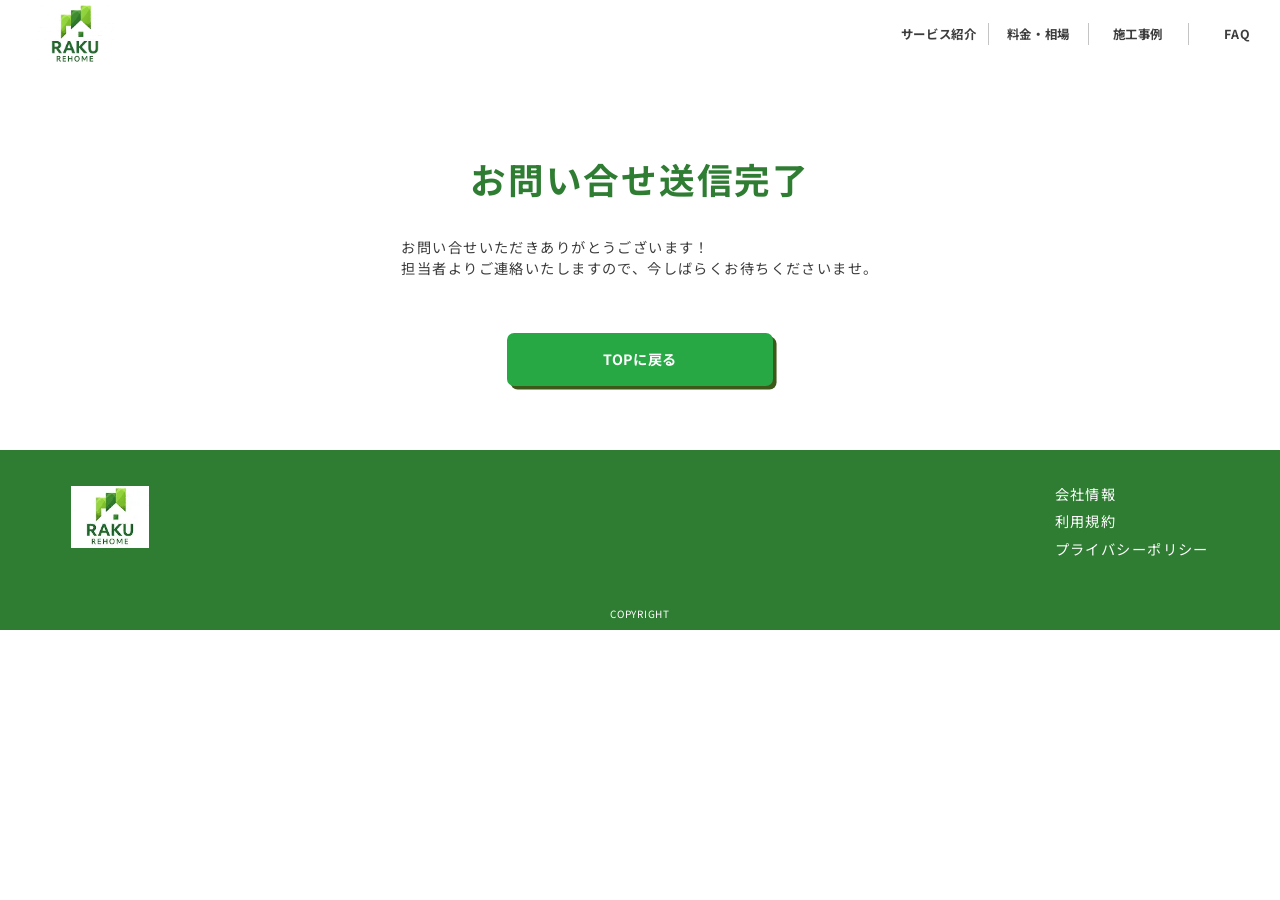
<file: raku-reform/thanks-estimate/index.html>
<!DOCTYPE html>
<html lang="ja">
<head>
    <meta charset="UTF-8">
    <meta name="viewport" content="width=device-width, initial-scale=1.0">
    <meta name="robots" content="noindex">
    <title>お問い合せ送信完了 | RAKUリフォーム</title>
    <link rel="preconnect" href="https://fonts.googleapis.com">
    <link rel="preconnect" href="https://fonts.gstatic.com" crossorigin>
    <link href="https://fonts.googleapis.com/css2?family=Noto+Sans+JP:wght@100..900&display=swap" rel="stylesheet">
    <link rel="stylesheet" href="/raku-reform/wp-content/themes/lp/assets/css/style.css">
    <script>(function(w,d,s,l,i){w[l]=w[l]||[];w[l].push({'gtm.start':new Date().getTime(),event:'gtm.js'});var f=d.getElementsByTagName(s)[0],j=d.createElement(s),dl=l!='dataLayer'?'&l='+l:'';j.async=true;j.src='https://www.googletagmanager.com/gtm.js?id='+i+dl;f.parentNode.insertBefore(j,f);})(window,document,'script','dataLayer','GTM-KWN8N5SS');</script>
</head>
<body>
    <header class="header">
        <div class="header__inner">
            <div class="header__content">
                <div class="header__main">
                    <div class="header__logo">
                        <a href="/raku-reform/#top"><img src="/raku-reform/wp-content/themes/lp/assets/img/logo.webp" alt="RAKUリフォーム" width="88" height="77"></a>
                    </div>
                    <nav class="header__nav">
                        <ul class="header__menu">
                            <li class="header__list"><a href="/raku-reform/#individual">サービス紹介</a></li>
                            <li class="header__list"><a href="/raku-reform/#price">料金・相場</a></li>
                            <li class="header__list"><a href="/raku-reform/#voice">施工事例</a></li>
                            <li class="header__list"><a href="/raku-reform/#faq">FAQ</a></li>
                        </ul>
                    </nav>
                </div>
            </div>
            <div class="header__logo is-sp">
                <a href="/raku-reform/"><img src="/raku-reform/wp-content/themes/lp/assets/img/logo.webp" alt="RAKUリフォーム" width="88" height="77"></a>
            </div>
        </div>
    </header>

<main class="thanks">
  <div class="thanks__inner inner">
    <h1 class="thanks__title">お問い合せ送信完了</h1>

    <div class="estimate__result" id="js-estimate-result" style="display:none">
      <p class="estimate__resultLabel">あなたの目安費用</p>
      <p class="estimate__resultPrice">
        <span id="estimatePrice"></span>
        <span class="estimate__tax">(税抜)<br><span>円</span></span>
      </p>
      <p class="estimate__resultNote">※現地状況により変動します</p>
    </div>

    <div class="estimate__discount" id="js-estimate-discount" style="display:none">
      <div class="estimate__discountInner">
        <div class="estimate__discountLeft">
          <span class="estimate__discountLogo"><img src="/raku-reform/wp-content/themes/lp/assets/img/logo.webp" alt="RAKUパック"></span>
          <span class="estimate__discountLead">RAKUパックなら</span>
        </div>
        <div class="estimate__discountRight">
          <div class="estimate__discountPrice">
            <span id="estimateDiscountPrice"></span>
            <span class="estimate__discountUnit"><span>(税抜)</span><br>円</span>
          </div>
          <span class="estimate__discountBadge">【10%OFF!】</span>
        </div>
      </div>
    </div>

    <p class="thanks__text">
      お問い合せいただき<br class="is-sp">ありがとうございます！<br>
      担当者よりご連絡いたしますので、今しばらくお待ちくださいませ。
    </p>
    <a class="thanks__btn" href="/raku-reform/">TOPに戻る</a>
  </div>
</main>

    <footer class="footer">
        <div class="footer__inner">
            <div class="footer__logoWrap">
                <div class="footer__logo"><img src="/raku-reform/wp-content/themes/lp/assets/img/logo2.webp" alt="RAKUリフォーム" width="88" height="77"></div>
            </div>
            <ul class="footer__menu">
                <li class="footer__list"><a href="https://rehome-raku.com/" target="_blank">会社情報</a></li>
                <li class="footer__list"><a href="https://rehome-raku.com/利用規約" target="_blank">利用規約</a></li>
                <li class="footer__list"><a href="https://rehome-raku.com/プライバシーポリシー" target="_blank">プライバシーポリシー</a></li>
            </ul>
        </div>
        <p class="footer__copyright">copyright</p>
    </footer>
    <noscript><iframe src="https://www.googletagmanager.com/ns.html?id=GTM-KWN8N5SS" height="0" width="0" style="display:none;visibility:hidden"></iframe></noscript>
<script>
  (function () {
    var price = parseInt(new URLSearchParams(location.search).get('price'), 10) || 0;
    if (price > 0) {
      var discount = Math.floor(price * 0.9);
      document.getElementById('estimatePrice').textContent = price.toLocaleString();
      document.getElementById('js-estimate-result').style.display = '';
      document.getElementById('estimateDiscountPrice').textContent = discount.toLocaleString();
      document.getElementById('js-estimate-discount').style.display = '';
    }
  })();
</script>
</body>
</html>
</file>
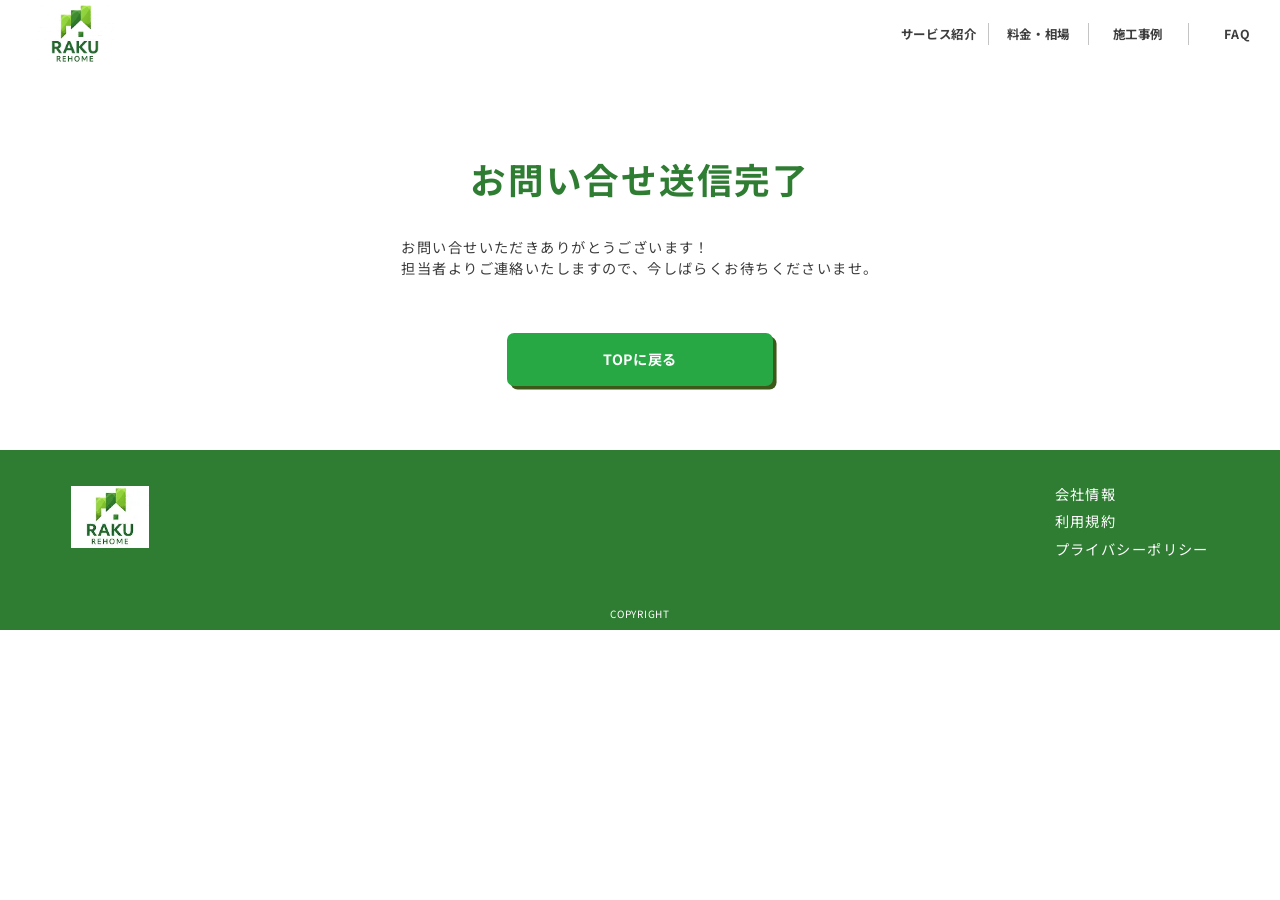
<file: raku-reform/thanks/index.html>
<!DOCTYPE html>
<html lang="ja">
<head>
    <meta charset="UTF-8">
    <meta name="viewport" content="width=device-width, initial-scale=1.0">
    <meta name="robots" content="noindex">
    <title>お問い合せ送信完了 | RAKUリフォーム</title>
    <link rel="preconnect" href="https://fonts.googleapis.com">
    <link rel="preconnect" href="https://fonts.gstatic.com" crossorigin>
    <link href="https://fonts.googleapis.com/css2?family=Noto+Sans+JP:wght@100..900&display=swap" rel="stylesheet">
    <link rel="stylesheet" href="/raku-reform/wp-content/themes/lp/assets/css/style.css">
    <script>(function(w,d,s,l,i){w[l]=w[l]||[];w[l].push({'gtm.start':new Date().getTime(),event:'gtm.js'});var f=d.getElementsByTagName(s)[0],j=d.createElement(s),dl=l!='dataLayer'?'&l='+l:'';j.async=true;j.src='https://www.googletagmanager.com/gtm.js?id='+i+dl;f.parentNode.insertBefore(j,f);})(window,document,'script','dataLayer','GTM-KWN8N5SS');</script>
</head>
<body>
    <header class="header">
        <div class="header__inner">
            <div class="header__content">
                <div class="header__main">
                    <div class="header__logo">
                        <a href="/raku-reform/#top"><img src="/raku-reform/wp-content/themes/lp/assets/img/logo.webp" alt="RAKUリフォーム" width="88" height="77"></a>
                    </div>
                    <nav class="header__nav">
                        <ul class="header__menu">
                            <li class="header__list"><a href="/raku-reform/#individual">サービス紹介</a></li>
                            <li class="header__list"><a href="/raku-reform/#price">料金・相場</a></li>
                            <li class="header__list"><a href="/raku-reform/#voice">施工事例</a></li>
                            <li class="header__list"><a href="/raku-reform/#faq">FAQ</a></li>
                        </ul>
                    </nav>
                </div>
            </div>
            <div class="header__logo is-sp">
                <a href="/raku-reform/"><img src="/raku-reform/wp-content/themes/lp/assets/img/logo.webp" alt="RAKUリフォーム" width="88" height="77"></a>
            </div>
        </div>
    </header>

<main class="thanks">
    <div class="thanks__inner inner">
        <h1 class="thanks__title">お問い合せ送信完了</h1>
        <p class="thanks__text">
            お問い合せいただき<br class="is-sp">ありがとうございます！<br>
            担当者よりご連絡いたしますので、今しばらくお待ちくださいませ。
        </p>
        <a class="thanks__btn" href="/raku-reform/">TOPに戻る</a>
    </div>
</main>

    <footer class="footer">
        <div class="footer__inner">
            <div class="footer__logoWrap">
                <div class="footer__logo"><img src="/raku-reform/wp-content/themes/lp/assets/img/logo2.webp" alt="RAKUリフォーム" width="88" height="77"></div>
            </div>
            <ul class="footer__menu">
                <li class="footer__list"><a href="https://rehome-raku.com/" target="_blank">会社情報</a></li>
                <li class="footer__list"><a href="https://rehome-raku.com/利用規約" target="_blank">利用規約</a></li>
                <li class="footer__list"><a href="https://rehome-raku.com/プライバシーポリシー" target="_blank">プライバシーポリシー</a></li>
            </ul>
        </div>
        <p class="footer__copyright">copyright</p>
    </footer>
    <noscript><iframe src="https://www.googletagmanager.com/ns.html?id=GTM-KWN8N5SS" height="0" width="0" style="display:none;visibility:hidden"></iframe></noscript>

</body>
</html>
</file>
<file: raku-reform/wp-content/plugins/contact-form-7/includes/css/styles.css>
.wpcf7 .screen-reader-response {
	position: absolute;
	overflow: hidden;
	clip: rect(1px, 1px, 1px, 1px);
	clip-path: inset(50%);
	height: 1px;
	width: 1px;
	margin: -1px;
	padding: 0;
	border: 0;
	word-wrap: normal !important;
}

.wpcf7 .hidden-fields-container {
	display: none;
}

.wpcf7 form .wpcf7-response-output {
	margin: 2em 0.5em 1em;
	padding: 0.2em 1em;
	border: 2px solid #00a0d2; /* Blue */
}

.wpcf7 form.init .wpcf7-response-output,
.wpcf7 form.resetting .wpcf7-response-output,
.wpcf7 form.submitting .wpcf7-response-output {
	display: none;
}

.wpcf7 form.sent .wpcf7-response-output {
	border-color: #46b450; /* Green */
}

.wpcf7 form.failed .wpcf7-response-output,
.wpcf7 form.aborted .wpcf7-response-output {
	border-color: #dc3232; /* Red */
}

.wpcf7 form.spam .wpcf7-response-output {
	border-color: #f56e28; /* Orange */
}

.wpcf7 form.invalid .wpcf7-response-output,
.wpcf7 form.unaccepted .wpcf7-response-output,
.wpcf7 form.payment-required .wpcf7-response-output {
	border-color: #ffb900; /* Yellow */
}

.wpcf7-form-control-wrap {
	position: relative;
}

.wpcf7-not-valid-tip {
	color: #dc3232; /* Red */
	font-size: 1em;
	font-weight: normal;
	display: block;
}

.use-floating-validation-tip .wpcf7-not-valid-tip {
	position: relative;
	top: -2ex;
	left: 1em;
	z-index: 100;
	border: 1px solid #dc3232;
	background: #fff;
	padding: .2em .8em;
	width: 24em;
}

.wpcf7-list-item {
	display: inline-block;
	margin: 0 0 0 1em;
}

.wpcf7-list-item-label::before,
.wpcf7-list-item-label::after {
	content: " ";
}

.wpcf7-spinner {
	visibility: hidden;
	display: inline-block;
	background-color: #23282d; /* Dark Gray 800 */
	opacity: 0.75;
	width: 24px;
	height: 24px;
	border: none;
	border-radius: 100%;
	padding: 0;
	margin: 0 24px;
	position: relative;
}

form.submitting .wpcf7-spinner {
	visibility: visible;
}

.wpcf7-spinner::before {
	content: '';
	position: absolute;
	background-color: #fbfbfc; /* Light Gray 100 */
	top: 4px;
	left: 4px;
	width: 6px;
	height: 6px;
	border: none;
	border-radius: 100%;
	transform-origin: 8px 8px;
	animation-name: spin;
	animation-duration: 1000ms;
	animation-timing-function: linear;
	animation-iteration-count: infinite;
}

@media (prefers-reduced-motion: reduce) {
	.wpcf7-spinner::before {
		animation-name: blink;
		animation-duration: 2000ms;
	}
}

@keyframes spin {
	from {
		transform: rotate(0deg);
	}

	to {
		transform: rotate(360deg);
	}
}

@keyframes blink {
	from {
		opacity: 0;
	}

	50% {
		opacity: 1;
	}

	to {
		opacity: 0;
	}
}

.wpcf7 [inert] {
	opacity: 0.5;
}

.wpcf7 input[type="file"] {
	cursor: pointer;
}

.wpcf7 input[type="file"]:disabled {
	cursor: default;
}

.wpcf7 .wpcf7-submit:disabled {
	cursor: not-allowed;
}

.wpcf7 input[type="url"],
.wpcf7 input[type="email"],
.wpcf7 input[type="tel"] {
	direction: ltr;
}

.wpcf7-reflection > output {
	display: list-item;
	list-style: none;
}

.wpcf7-reflection > output[hidden] {
	display: none;
}
</file>
<file: raku-reform/wp-content/themes/lp/assets/css/style.css>
*,
*::after,
*::before {
	box-sizing: border-box;
	word-wrap: break-word;
}

html,
body,
h1,
h2,
h3,
h4,
h5,
h6,
ul,
ol,
dl,
li,
dt,
dd,
p,
div,
span,
img,
a,
table,
tr,
th,
td,
small,
button,
time,
figure {
	margin: 0;
	padding: 0;
	border: 0;
	font: inherit;
	font-size: 100%;
	color: inherit;
	vertical-align: baseline;
}

header,
footer,
nav,
section,
article,
aside,
figure,
figcaption {
	display: block;
}

body {
	line-height: 1;
}

ol,
ul {
	list-style: none;
	list-style-type: none;
}

a {
	text-decoration: none;
	cursor: pointer;
}

img {
	width: 100%;
	height: auto;
	vertical-align: bottom;
}

span {
	display: inline-block;
}

@font-face {
	font-family: "DIN Alternate";
	src: url("../fonts/DIN%20Alternate%20Regular.otf") format("opentype");
}

@font-face {
	font-family: "Futura Bk BT";
	src: url("../fonts/Futura%20Bk%20BT%20Book.ttf") format("truetype");
}

html {
	font-size: 0.0694444444vw;
}

body {
	color: #3D3D3D;
	font-family: "Noto Sans JP", sans-serif;
	font-size: 16rem;
	font-weight: 400;
	line-height: 1.2;
	letter-spacing: 0.05em;
	position: relative;
}

main {
	padding-top: 77rem;
}

:root {
	--header-offset: 77rem;
}

/* 同一ページ内 #アンカーへ滑らかに */

html {
	scroll-behavior: smooth;
}

/* すべての id へ到達するときにヘッダーぶん余白を確保 */

[id] {
	scroll-margin-top: var(--header-offset);
}

.u-section {
	padding-block: 80rem;
}

.u-radius-none {
	border-radius: unset !important;
}

.inner {
	width: 1120rem;
	margin-inline: auto;
}

.bg-green {
	width: -moz-fit-content;
	width: fit-content;
	background: #2E7D32;
	color: #FFFFFF;
}

.section__titleWrap {
	font-weight: 700;
	text-align: center;
}

.section__subTitle {
	display: flex;
	flex-direction: column;
	align-items: center;
	gap: 8rem;
	color: #AED581;
	font-size: 14rem;
	letter-spacing: 0.05em;
	text-transform: uppercase;
}

.section__subTitle::before {
	content: "";
	width: 37rem;
	height: 10rem;
	background: url(../img/title-arrow.svg) no-repeat center center/contain;
}

.section__title {
	font-size: 28rem;
	letter-spacing: 0.05em;
	margin-top: 8rem;
}

.side-cta__wrap {
	position: fixed;
	top: 50%;
	right: 0;
	display: flex;
	flex-direction: column;
	gap: 8rem;
	z-index: 11;
}

.side-cta {
	display: flex;
	align-items: center;
	justify-content: center;
	flex-direction: column;
	gap: 4rem;
	width: 129rem;
	height: 106rem;
	border-radius: 10rem 0 0 10rem;
	border: 2rem solid;
	font-size: 14rem;
	font-weight: 700;
	text-align: center;
	letter-spacing: 0.05em;
	transition: all 0.3s ease;
}

.side-cta.--line {
	color: #FFFFFF;
	background: #06C755;
	border-color: #06C755;
}

.side-cta.--line span > span {
	font-size: 10rem;
	margin-top: 4rem;
}

.side-cta.--line::before {
	flex-shrink: 0;
	content: "";
	width: 33rem;
	aspect-ratio: 1/1;
	background: url(../img/line-icon.webp) no-repeat center center/contain;
}

.side-cta.--mail {
	background: #FFFFFF;
	border-color: #ffa500;
}

.side-cta.--mail::before {
	flex-shrink: 0;
	content: "";
	width: 22rem;
	aspect-ratio: 22/23;
	background-color: #3D3D3D;
	-webkit-mask: url(../img/mail-icon.svg) no-repeat center/contain;
	mask: url(../img/mail-icon.svg) no-repeat center/contain;
	transition: all 0.3s ease;
}

.header {
	width: 100%;
	position: fixed;
	top: 0;
	left: 0;
	z-index: 20;
	pointer-events: none;
}

.header__inner {
	position: relative;
}

.header__content {
	width: 100%;
	display: flex;
	align-items: start;
	transition: all 0.3s ease;
}

.header__content.is-active {
	left: 0;
}

.header__main {
	width: 100%;
	height: 77rem;
	background: #FFFFFF;
	display: flex;
	align-items: center;
	justify-content: space-between;
	gap: 30rem;
	padding-left: 40rem;
	pointer-events: all;
}

.header__logo {
	width: 88rem;
	aspect-ratio: 88/70;
}

.header__menu {
	display: flex;
	align-items: center;
	justify-content: space-between;
	gap: 16rem;
}

.header__list {
	width: 96rem;
}

.header__list a {
	width: 100%;
	height: 25rem;
	display: flex;
	align-items: center;
	justify-content: center;
	font-size: 14rem;
	font-weight: 700;
	letter-spacing: 0.05em;
	transition: all 0.3s ease;
}

.header__list:not(:last-child) {
	position: relative;
}

.header__list:not(:last-child)::before {
	content: "";
	width: 1rem;
	height: 25rem;
	background: #C4C4C4;
	position: absolute;
	top: 0;
	left: calc(100% + 8rem);
}

.header__ctaWrap {
	display: flex;
	align-items: start;
	pointer-events: all;
}

.header__cta a {
	display: flex;
	align-items: center;
	justify-content: center;
	flex-direction: column;
	gap: 4rem;
	width: 179rem;
	height: 106rem;
	border-radius: 0 0 16rem 16rem;
	border: 2rem solid;
	font-size: 14rem;
	font-weight: 700;
	letter-spacing: 0.05em;
	transition: all 0.3s ease;
}

.header__cta.--line a {
	color: #FFFFFF;
	background: #06C755;
	border-color: #06C755;
}

.header__cta.--line a::before {
	flex-shrink: 0;
	content: "";
	width: 33rem;
	aspect-ratio: 1/1;
	background: url(../img/line-icon.webp) no-repeat center center/contain;
}

.header__cta.--mail a {
	background: #FFFFFF;
	border-color: #ffa500;
}

.header__cta.--mail a::before {
	flex-shrink: 0;
	content: "";
	width: 22rem;
	aspect-ratio: 22/23;
	background-color: #3D3D3D;
	-webkit-mask: url(../img/mail-icon.svg) no-repeat center/contain;
	mask: url(../img/mail-icon.svg) no-repeat center/contain;
	transition: all 0.3s ease;
}

.header__drawer {
	display: none;
	transition: all 0.3s ease 0s;
	pointer-events: all;
}

.header__drawer.is-active .l-drawer__bar {
	background: #fff;
}

.header__drawer.is-active .l-drawer__bar1 {
	transform: translateX(-50%) rotate(-45deg);
	top: 8rem;
}

.header__drawer.is-active .l-drawer__bar2 {
	width: 0;
}

.header__drawer.is-active .l-drawer__bar3 {
	transform: translateX(-50%) rotate(45deg);
	top: 8rem;
}

.header__drawerIcon {
	width: 18rem;
	height: 16rem;
	position: relative;
}

.header__drawerBar {
	width: 100%;
	height: 2rem;
	background: #2E7D32;
	position: absolute;
	top: 0;
	left: 0;
	left: 50%;
	transform: translateX(-50%);
	transition: all 0.3s ease 0s;
}

.header__drawerBar.--1 {
	top: 0;
}

.header__drawerBar.--2 {
	top: 7rem;
}

.header__drawerBar.--3 {
	top: 14rem;
}

.header__drawer.is-active {
	rotate: 720deg;
}

.header__drawer.is-active .--1 {
	transform: translateX(-50%) rotate(-45deg);
	top: 7rem;
}

.header__drawer.is-active .--2 {
	width: 0;
}

.header__drawer.is-active .--3 {
	transform: translateX(-50%) rotate(45deg);
	top: 7rem;
}

.footer {
	padding-block: 40rem 12rem;
	background: #2E7D32;
	color: #FFFFFF;
}

.footer__inner {
	width: 1280rem;
	margin-inline: auto;
	display: flex;
	justify-content: space-between;
}

.footer__logoWrap {
	display: flex;
	flex-direction: column;
}

.footer__logo {
	width: 88rem;
	aspect-ratio: 88/70;
}

.footer__snsWrap {
	display: flex;
	gap: 11rem;
	margin-top: 8rem;
}

.footer__sns {
	width: 22rem;
	aspect-ratio: 1/1;
	transition: all 0.3s ease;
}

.footer__menu {
	display: flex;
	flex-direction: column;
	gap: 12rem;
}

.footer__list a {
	letter-spacing: 0.1em;
	transition: all 0.3s ease;
}

.footer__copyright {
	font-size: max(10px, 10rem);
	text-align: center;
	text-transform: uppercase;
	margin-top: 56rem;
}

.fv {
	position: relative;
}

.fv__content {
	width: 1145rem;
	background: rgba(255, 255, 255, 0.9);
	padding: 28rem 80rem;
	border-radius: 16rem;
	position: absolute;
	top: 50%;
	left: 50%;
	translate: -50% -50%;
	z-index: 5;
}

.fv__titleWrap {
	display: flex;
	justify-content: center;
	align-items: center;
	gap: 10rem;
	width: 920rem;
	margin-inline: auto;
	color: #1B3A57;
	border-top: max(1px, 1rem) solid #1B3A57;
	border-bottom: max(1px, 1rem) solid #1B3A57;
	padding-block: 16rem;
}

.fv__logo {
	width: 130rem;
	aspect-ratio: 80/90;
}

.fv__logo img {
	width: 100%;
	height: 100%;
	-o-object-fit: cover;
	object-fit: cover;
}

.fv__subTitle {
	font-size: 40rem;
	font-weight: 700;
	letter-spacing: 0.05em;
}

.fv__title {
	display: flex;
	align-items: center;
	gap: 4rem;
	font-size: 64rem;
	font-weight: 700;
	letter-spacing: 0.05em;
	margin-top: 8rem;
}

.fv__title::after {
	content: "";
	width: 60rem;
	aspect-ratio: 60/66;
	background: url(../img/door-icon.svg) no-repeat center center/contain;
	margin-top: 5rem;
}

.fv__recordWrap {
	display: flex;
	justify-content: center;
	gap: 16rem;
	margin-top: 28rem;
	position: relative;
}

.fv__record {
	width: 184rem;
	aspect-ratio: 184/70;
	position: relative;
}

.fv__record span {
	color: #C4C4C4;
	font-size: 12rem;
	letter-spacing: 0.05em;
	position: absolute;
	top: calc(100% + 3rem);
	right: 18%;
}

.fv__record:nth-child(1) {
	width: 200rem;
	aspect-ratio: 200/70;
}

.fv__btnWrap {
	display: flex;
	justify-content: center;
	gap: 56rem;
	margin-top: 32rem;
}

.fv__btn {
	display: flex;
	align-items: center;
	justify-content: center;
	gap: 4rem;
	width: 376rem;
	aspect-ratio: 376/82;
	background: #FFFFFF;
	border-radius: 8rem;
	font-size: 28rem;
	font-weight: 700;
	line-height: 1;
	letter-spacing: 0.05em;
	transition: all 0.3s ease;
	cursor: pointer;
}

.fv__btn::after {
	content: "";
	width: 12rem;
	height: 8rem;
	-webkit-mask: url(../img/arrow-bottom.svg) no-repeat center/contain;
	mask: url(../img/arrow-bottom.svg) no-repeat center/contain;
	margin-left: 5rem;
}

.fv__btn::before {
	content: "";
	width: 36rem;
	aspect-ratio: 1/1;
}

.fv__btn.--individual {
	color: #78AD3A;
	border: 2rem solid #78AD3A;
	box-shadow: 4rem 4rem 0 0 #78AD3A;
}

.fv__btn.--individual::before {
	background: url(../img/home-icon.svg) no-repeat center center/contain;
}

.fv__btn.--individual::after {
	background-color: #78AD3A;
}

.fv__btn.--corporation {
	color: #87a2c7;
	border: 2rem solid #87a2c7;
	box-shadow: 4rem 4rem 0 0 #87a2c7;
}

.fv__btn.--corporation::before {
	background-color: #87a2c7;
	-webkit-mask: url(../img/building-icon.svg) no-repeat center/contain;
	mask: url(../img/building-icon.svg) no-repeat center/contain;
}

.fv__btn.--corporation::after {
	background-color: #87a2c7;
}

.fv__cta {
	display: flex;
	align-items: center;
	justify-content: center;
	gap: 4rem;
	width: 322rem;
	aspect-ratio: 322/65;
	margin-inline: auto;
	background: #28A745;
	border-radius: 8rem;
	color: #FFFFFF;
	font-size: 24rem;
	font-weight: 700;
	line-height: 1;
	letter-spacing: 0.05em;
	box-shadow: 4rem 4rem 0 0 #0e3f11;
	margin-top: 32rem;
	transition: all 0.3s ease;
}

.fv__cta::after {
	content: "";
	width: 11rem;
	aspect-ratio: 11/24;
	background: url(../img/arrow-white.svg) no-repeat center center/contain;
}

.fv__bg {
	width: 100%;
	aspect-ratio: 1440/830;
}

.fv__swiper {
	height: 100%;
}

.fv__slide {
	width: 100%;
	height: 100%;
}

.fv__slide img {
	width: 100%;
	height: 100%;
	-o-object-fit: cover;
	object-fit: cover;
}

.fv__remark {
	display: flex;
	flex-direction: column;
	gap: 8px;
	width: 260rem;
	position: absolute;
	bottom: 20rem;
	right: 20rem;
	counter-reset: number 0;
}

.fv__remarkText {
	display: flex;
	gap: 8rem;
	color: #C4C4C4;
	font-size: 12rem;
	letter-spacing: 0.05em;
	counter-increment: number;
}

.fv__remarkText::before {
	content: "※" counter(number);
}

.about {
	background: #FAFAFA;
	position: relative;
	z-index: 2;
}

.about::before {
	content: "";
	width: 100%;
	height: calc(64rem + 2px);
	background: #FAFAFA;
	clip-path: polygon(50% 0%, 100% calc(100% - 2px), 100% 100%, 0 100%, 0 calc(100% - 2px));
	position: absolute;
	bottom: calc(100% - 2px);
	left: 50%;
	translate: -50%;
	z-index: -1;
}

.about.--corporation {
	background: #e3eaf3;
}

.about.--corporation::before {
	background: #e3eaf3;
}

.about__title {
	width: -moz-fit-content;
	width: fit-content;
	margin-inline: auto;
	color: #FFFFFF;
	font-size: 28rem;
	font-weight: 700;
	letter-spacing: 0.05em;
	padding: 4rem 24rem;
	border-radius: 8rem;
	background: #1B3A57;
}

.about__description {
	display: flex;
	flex-direction: column;
	gap: 4rem;
	font-size: 30rem;
	font-weight: 600;
	line-height: 1.5;
	letter-spacing: 0.05em;
	text-align: center;
	margin-top: 24rem;
}

.about__description .is-row1 {
	color: #555555;
	font-size: 32rem;
	font-weight: 900;
	text-shadow: 0 0 3rem rgba(255, 255, 255, 0.7);
}

.about__description .is-green {
	color: #2E7D32;
	font-weight: 700;
}

.about__description .is-row3 {
	color: #9d9d9d;
}

.about__description .is-row3 span {
	font-weight: 900;
}

.about__text {
	width: -moz-fit-content;
	width: fit-content;
	margin-inline: auto;
	display: flex;
	flex-direction: column;
	align-items: center;
	gap: 8rem;
	font-size: 28rem;
	font-weight: 700;
	letter-spacing: 0.05em;
	margin-top: 60rem;
	position: relative;
}

.about__text > span {
	color: #2E7D32;
}

.about__text > span > span {
	font-size: 36rem;
	letter-spacing: 0.05em;
}

.about__text::after {
	content: "";
	width: 72rem;
	aspect-ratio: 72/70;
	background: url(../img/worry-icon.svg) no-repeat center center/contain;
	position: absolute;
	top: -11rem;
	left: calc(100% + 27rem);
}

.about__text.--corporation::after {
	display: none;
}

.about__itemWrap {
	display: flex;
	justify-content: space-between;
	margin-top: 34rem;
}

.about__item {
	width: 340rem;
	aspect-ratio: 1/1;
	background: url(../img/about-item-bg.webp) no-repeat center center/contain;
	padding-top: 62rem;
	text-align: center;
}

.about__itemImg {
	width: 188rem;
	aspect-ratio: 188/132;
	border-radius: 8rem;
	overflow: hidden;
	margin-inline: auto;
}

.about__itemText {
	display: flex;
	flex-direction: column;
	align-items: center;
	gap: 4rem;
	font-size: 18rem;
	font-weight: 700;
	letter-spacing: 0.05em;
	margin-top: 8rem;
}

.about__itemText .bg-green {
	padding-inline: 8rem;
}

.about__itemWrap.--corporation .about__item {
	width: 272rem;
	aspect-ratio: 272/388;
	padding: 40rem 11rem;
	background-image: url(../img/about-item-bg-corporation.webp);
}

.about__itemWrap.--corporation .about__itemImg {
	width: 238rem;
	aspect-ratio: 238/168;
	border-radius: unset;
}

.about__itemWrap.--corporation .about__itemText {
	font-feature-settings: "palt";
	margin-top: 28rem;
}

.about__problem {
	width: -moz-fit-content;
	width: fit-content;
	margin-inline: auto;
	display: flex;
	flex-direction: column;
	align-items: center;
	gap: 8rem;
	font-size: 28rem;
	font-weight: 700;
	letter-spacing: 0.05em;
	margin-top: 34rem;
	position: relative;
}

.about__problem .bg-green {
	font-size: 36rem;
	letter-spacing: 0.05em;
}

.about__problem::after {
	content: "";
	width: 51rem;
	aspect-ratio: 51/49;
	background: url(../img/down-icon.svg) no-repeat center center/contain;
	position: absolute;
	top: -4rem;
	left: calc(100% - 16rem);
}

.about__problem.--corporation::after {
	display: none;
}

.about__problemComment {
	display: flex;
	align-items: end;
	font-size: 20rem;
	font-weight: 700;
	letter-spacing: 0.05em;
	margin-bottom: 8rem;
}

.about__problemComment::before {
	content: "";
	width: max(2px, 2rem);
	height: 22rem;
	background: #3D3D3D;
	rotate: -30deg;
	transform-origin: bottom right;
	margin-bottom: 2rem;
	border-radius: 2rem;
}

.about__problemComment::after {
	content: "";
	width: max(2px, 2rem);
	height: 22rem;
	rotate: 30deg;
	background: #3D3D3D;
	transform-origin: bottom left;
	margin-bottom: 2rem;
	border-radius: 2rem;
}

.about__answer {
	padding-block: 80rem;
	margin-top: 80rem;
	background: url(../img/about-answer-bg.webp) no-repeat center center/cover;
	position: relative;
}

.about__answer.--corporation {
	background-image: url(../img/about-answer-bg2.webp);
}

.about__answer::before {
	content: "";
	width: 4rem;
	height: 100rem;
	background: #2E7D32;
	position: absolute;
	top: -65rem;
	left: 50%;
	translate: -50%;
}

.about__answerText {
	display: flex;
	flex-direction: column;
	align-items: center;
	gap: 12rem;
	font-size: 28rem;
	font-weight: 700;
	letter-spacing: 0.05em;
}

.about__answerText > span {
	color: #2E7D32;
	font-size: 40rem;
	letter-spacing: 0.05em;
	border-bottom: 3rem #2E7D32 solid;
}

.about__answerItemWrap {
	display: flex;
	justify-content: center;
	gap: 41rem;
	margin-top: 44rem;
	position: relative;
}

.about__answerItemWrap::after {
	content: "";
	width: 100%;
	height: max(1px, 1rem);
	background: #2E7D32;
	position: absolute;
	bottom: 0;
	left: 0;
}

.about__answerItem {
	width: 330rem;
	aspect-ratio: 330/340;
	background: #FFFFFF;
	border-top: max(1px, 1rem) solid #2E7D32;
	border-left: max(1px, 1rem) solid #2E7D32;
	border-right: max(1px, 1rem) solid #2E7D32;
	padding: 16rem 16rem 0;
	border-radius: 16rem 16rem 0 0;
	position: relative;
}

.about__answerItem.--corporation {
	aspect-ratio: 330/370;
}

.about__answerItem.--corporation .about__number {
	white-space: nowrap;
	letter-spacing: 0.01em;
}

.about__number {
	font-size: 20rem;
	font-weight: 700;
	letter-spacing: 0.05em;
	margin-bottom: 10rem;
	text-align: center;
}

.about__answerItemImg {
	width: 100%;
	aspect-ratio: 298/161;
	border-radius: 8rem;
	overflow: hidden;
}

.about__answerItemText {
	display: flex;
	flex-direction: column;
	align-items: center;
	gap: 4rem;
	font-size: 20rem;
	font-weight: 700;
	letter-spacing: 0.05em;
	margin-inline: auto;
	margin-top: 24rem;
}

.about__answerItemText .bg-green {
	padding-inline: 8rem;
}

.service {
	background: #fafafa;
}

.service.--corporation {
	background: #f3f7fe;
}

.service__itemWrap {
	display: flex;
	flex-wrap: wrap;
	align-items: center;
	justify-content: center;
	gap: 40rem 20rem;
	counter-reset: number 0;
	margin-top: 40rem;
}

.service__item {
	width: 324rem;
	aspect-ratio: 324/287;
	padding: 24rem;
	border-radius: 16rem;
	background: #FFFFFF;
	counter-increment: number;
}

.service__item.--1 {
	border: max(1px, 1rem) solid #9AC964;
}

.service__item.--2 {
	border: max(1px, 1rem) solid #78AD3A;
}

.service__item.--3 {
	border: max(1px, 1rem) solid #5B8C24;
}

.service__item.--4 {
	border: max(1px, 1rem) solid #477C0D;
}

.service__item.--5 {
	border: max(1px, 1rem) solid #386307;
}

.service__step {
	width: 50rem;
	aspect-ratio: 1/1;
	margin: auto;
	display: flex;
	flex-direction: column;
	justify-content: center;
	align-items: center;
	font-size: 14rem;
	font-weight: 700;
	letter-spacing: 0.05em;
	text-transform: uppercase;
}

.service__step.--1 {
	color: #9AC964;
	border: max(1px, 1rem) solid #9AC964;
}

.service__step.--2 {
	color: #78AD3A;
	border: max(1px, 1rem) solid #78AD3A;
}

.service__step.--3 {
	color: #5B8C24;
	border: max(1px, 1rem) solid #5B8C24;
}

.service__step.--4 {
	color: #78AD3A;
	border: max(1px, 1rem) solid #477C0D;
}

.service__step.--5 {
	color: #5B8C24;
	border: max(1px, 1rem) solid #386307;
}

.service__step::after {
	content: counter(number);
	font-family: "DIN Alternate", sans-serif;
	font-size: 24rem;
	font-weight: 500;
	line-height: 0.8;
	margin-top: -2rem;
}

.service__itemTitle {
	font-size: 24rem;
	font-weight: 700;
	text-align: center;
	margin-top: 28rem;
	white-space: nowrap;
}

.service__itemText {
	line-height: 1.8;
	letter-spacing: 0.1em;
	font-feature-settings: "palt";
	margin-top: 16rem;
}

.service__arrow {
	border-top: 20rem solid transparent;
	border-bottom: 20rem solid transparent;
}

.service__arrow.--1 {
	border-left: 23rem solid #9AC964;
}

.service__arrow.--2 {
	border-left: 23rem solid #78AD3A;
}

.service__arrow.--3 {
	border-left: 23rem solid #5B8C24;
}

.service__arrow.--4 {
	border-left: 23rem solid #477C0D;
}

.cases {
	background: #E3EAF3;
}

.cases__content {
	display: flex;
	justify-content: space-between;
	margin-top: 40rem;
}

.cases__item {
	width: 360rem;
	border: max(1px, 1rem) solid #2E7D32;
	position: relative;
}

.cases__after {
	color: #FFFFFF;
	font-size: 20rem;
	font-weight: 700;
	letter-spacing: 0.05em;
	padding: 4rem 24rem;
	background: #2E7D32;
	position: absolute;
	top: 0;
	left: 0;
}

.cases__img {
	width: 100%;
	aspect-ratio: 360/260;
}

.cases__textWrap {
	padding: 24rem;
	background: #FFFFFF;
}

.cases__title {
	font-size: 24rem;
	font-weight: 700;
	letter-spacing: 0.05em;
}

.cases__info {
	display: inline-block;
	color: #FFFFFF;
	font-weight: 700;
	letter-spacing: 0.1em;
	margin-top: 24rem;
	padding: 4rem 8rem;
	background: #3D3D3D;
}

.cases__price {
	color: #2E7D32;
	font-weight: 700;
	letter-spacing: 0.05em;
	margin-top: 8rem;
}

.cases__price span {
	font-size: 40rem;
	font-weight: 400;
	font-style: italic;
	line-height: 1;
	letter-spacing: 0.05em;
	padding-right: 3rem;
}

.cases__text {
	font-size: 18rem;
	font-weight: 700;
	letter-spacing: 0.05em;
	margin-top: 24rem;
}

.case__btn {
	display: flex;
	align-items: center;
	justify-content: center;
	gap: 4rem;
	width: 303rem;
	aspect-ratio: 303/65;
	margin-inline: auto;
	color: #FFFFFF;
	font-weight: 700;
	letter-spacing: 0.1em;
	background: #ffa500;
	box-shadow: 4rem 4rem 0 0 #3c591a;
	border-radius: 8rem;
	margin-top: 40rem;
	transition: all 0.3s ease;
}

.case__btn::before {
	content: "";
	width: 15rem;
	aspect-ratio: 15/12;
	background-color: #FFFFFF;
	-webkit-mask: url(../img/mail-icon.svg) no-repeat center/contain;
	mask: url(../img/mail-icon.svg) no-repeat center/contain;
}

.features.--corporation {
	background: #f3f7fe;
}

.features__main {
	display: flex;
	align-items: start;
	justify-content: space-between;
	margin-top: 40rem;
}

.features__lists {
	width: 627rem;
	display: flex;
	flex-direction: column;
	gap: 18rem;
	color: #C4C4C4;
}

.features__list {
	cursor: pointer;
}

.features__list.is-active .features__listTextWrap {
	color: #3D3D3D;
	background: #FFFFFF;
	box-shadow: 4rem 4rem 16rem 0 rgba(0, 0, 0, 0.09);
}

.features__list.is-active path {
	fill: #2E7D32;
}

.features__imgSP {
	width: 100%;
	aspect-ratio: 304/160;
}

.features__listTextWrap {
	display: flex;
	align-items: center;
	gap: 28rem;
	padding: 12rem 24rem;
	border-radius: 8rem;
	transition: all 0.3s ease;
	position: relative;
}

.features__list svg {
	width: 42rem;
	height: auto;
	aspect-ratio: 1/1;
	flex-shrink: 0;
}

.features__listTitle {
	font-size: 20rem;
	font-weight: 700;
	line-height: 1.2;
	letter-spacing: 0.05em;
}

.features__listText {
	letter-spacing: 0.1em;
	margin-top: 8rem;
	white-space: nowrap;
}

.features__listTextRemark {
	font-size: 12rem;
	letter-spacing: 0.05em;
	padding-right: 15rem;
	position: absolute;
	bottom: 4rem;
	right: 0;
}

.features__imgs {
	width: 461rem;
	aspect-ratio: 461/540;
	border-radius: 16rem;
	overflow: hidden;
}

.comparison {
	background: #FAFAFA;
}

.comparison.--corporation {
	background: #e3eaf3;
}

.comparison__content {
	margin-top: 40rem;
}

.comparison__text {
	letter-spacing: 0.1em;
	text-align: center;
}

.comparison__tableWrap {
	margin-top: 40rem;
}

.comparison__table {
	font-weight: 700;
}

.comparison__table th,
.comparison__table td {
	vertical-align: middle;
	background: #FFFFFF;
}

.comparison__table th {
	text-align: center;
}

.comparison__table td {
	height: 108rem;
}

.comparison__thead {
	font-size: 20rem;
	letter-spacing: 0.05em;
}

.comparison__thead .comparison__row {
	z-index: 7;
}

.comparison__thead th {
	background: transparent;
	padding: 20rem 24rem 14rem;
}

.comparison__thead th:nth-child(1) {
	width: 159rem;
}

.comparison__thead th:nth-child(2),
.comparison__thead th:nth-child(3) {
	width: 483rem;
	position: relative;
	z-index: 3;
}

.comparison__thead th:nth-child(2)::after {
	content: "";
	width: 100%;
	height: 100%;
	background: #FFFFFF;
	border-radius: 10rem 10rem 0 0;
	position: absolute;
	top: 0;
	left: 0;
	z-index: -1;
}

.comparison__thead th:nth-child(2).--corporation::after {
	border-radius: unset !important;
}

.comparison__thead th:nth-child(3) {
	color: #FFFFFF;
}

.comparison__thead th:nth-child(3)::after {
	content: "";
	width: 100%;
	height: 100%;
	background: #2E7D32;
	border: max(2px, 2rem) solid #2E7D32;
	border-radius: 10rem 10rem 0 0;
	position: absolute;
	bottom: 0%;
	left: 50%;
	translate: -50%;
	z-index: -1;
}

.comparison__thead th:nth-child(3).--corporation::after {
	border-radius: unset !important;
}

.comparison__thead img {
	display: block;
	width: 63rem;
	aspect-ratio: 63/50;
	margin-inline: auto;
	margin-bottom: 8rem;
	border-radius: 4rem;
}

.comparison__tbody {
	font-size: 18rem;
	letter-spacing: 0.05em;
}

.comparison__tbody td {
	padding: 13rem 30rem;
}

.comparison__tbody td span {
	display: inline;
	color: #2E7D32;
}

.comparison__tbody td.is-center {
	text-align: center;
}

.comparison__tbody td:nth-child(3) {
	background: #FAFAFA;
	text-align: center;
	position: relative;
	z-index: 3;
	padding-inline: 0;
}

.comparison__tbody td:nth-child(3)::after {
	content: "";
	width: 100%;
	height: 105%;
	background: #FFFFFF;
	border: max(2px, 2rem) solid #2E7D32;
	border-top: unset;
	position: absolute;
	bottom: 0%;
	left: 50%;
	translate: -50%;
	z-index: -1;
}

.comparison__tbody td .mark {
	display: block;
	width: 100%;
	color: #3D3D3D;
	font-size: 24rem;
	font-weight: 700;
	text-align: center;
	margin-bottom: 8rem;
}

.comparison__tbody td .mark.--2 {
	color: #2E7D32;
}

.comparison__tbody td .mark.--3 {
	width: 22rem;
	aspect-ratio: 1/1;
	margin-inline: auto;
}

.comparison__row {
	position: relative;
}

.comparison__row:first-child th {
	border-radius: 10rem 0 0 0;
}

.comparison__row:first-child th.--corporation {
	border-radius: unset !important;
}

.comparison__tbody .comparison__row:nth-child(1) {
	z-index: 6;
}

.comparison__tbody .comparison__row:nth-child(2) {
	z-index: 5;
}

.comparison__tbody .comparison__row:nth-child(3) {
	z-index: 4;
}

.comparison__tbody .comparison__row:nth-child(4) {
	z-index: 3;
}

.comparison__tbody .comparison__row:nth-child(5) {
	z-index: 2;
}

.comparison__tbody .comparison__row:nth-child(6) {
	z-index: 1;
}

.price__genreWrap {
	margin-top: 40rem;
}

.price__tabWrap {
	width: -moz-fit-content;
	width: fit-content;
	margin-inline: auto;
	display: flex;
	gap: 8rem;
	padding: 12rem 24rem;
	background: #1B3A57;
	border-radius: 999rem;
}

.price__tab {
	display: flex;
	align-items: center;
	justify-content: center;
	gap: 4rem;
	min-width: 113rem;
	color: #FFFFFF;
	font-size: 20rem;
	font-weight: 700;
	letter-spacing: 0.05em;
	padding: 8rem 12rem;
	border-radius: 999rem;
	background: #1B3A57;
	transition: all 0.3s ease;
	cursor: pointer;
}

.price__tab::before {
	content: "";
	width: 20rem;
	aspect-ratio: 1/1;
	background-color: #FFF;
	transition: all 0.3s ease;
}

.price__tab.--1::before {
	-webkit-mask: url(../img/floor-icon.svg) no-repeat center/contain;
	mask: url(../img/floor-icon.svg) no-repeat center/contain;
	margin-top: 2rem;
}

.price__tab.--2::before {
	-webkit-mask: url(../img/water-icon.svg) no-repeat center/contain;
	mask: url(../img/water-icon.svg) no-repeat center/contain;
}

.price__tab.--3::before {
	-webkit-mask: url(../img/house-icon.svg) no-repeat center/contain;
	mask: url(../img/house-icon.svg) no-repeat center/contain;
}

.price__tab.is-active {
	color: #1B3A57;
	background: #FFFFFF;
	box-shadow: 2rem 2rem 4.3rem 0 rgba(0, 0, 0, 0.25) inset;
}

.price__tab.is-active::before {
	background-color: #1B3A57;
}

.price__genre {
	display: grid;
	grid-template-columns: repeat(2, 546rem);
	gap: 32rem 28rem;
	margin-top: 40rem;
}

.price__genreItem {
	display: flex;
	border-radius: 16rem;
	border: max(1px, 1rem) solid #2E7D32;
	overflow: hidden;
}

.price__genreImg {
	width: 223rem;
}

.price__genreTextWrap {
	width: 321rem;
	display: flex;
	flex-direction: column;
	justify-content: center;
	padding-left: 28rem;
	font-weight: 700;
}

.price__genreTitle {
	font-size: 24rem;
	letter-spacing: 0.05em;
}

.price__genreTitle span {
	font-size: 18rem;
	letter-spacing: 0.05em;
	font-feature-settings: "palt";
}

.price__genreTitle .is-2row {
	translate: 0 -15%;
}

.price__genrePriceTitle {
	font-size: 18rem;
	letter-spacing: 0.05em;
	margin-top: 32rem;
}

.price__genrePrice {
	color: #2E7D32;
	font-size: 18rem;
	letter-spacing: 0.05em;
	margin-top: 8rem;
}

.price__genrePrice span {
	font-family: "Futura Bk BT", sans-serif;
	font-size: 40rem;
	font-weight: 400;
	line-height: 1;
	font-style: italic;
	padding-right: 5rem;
}

.price__reform {
	margin-top: 52rem;
}

.price__reformTitle {
	width: -moz-fit-content;
	width: fit-content;
	margin-inline: auto;
	font-size: 24rem;
	font-weight: 700;
	letter-spacing: 0.05em;
	padding: 8rem 16rem 5rem;
	border-bottom: 3rem solid #AED581;
}

.price__reformText {
	width: 820rem;
	margin-inline: auto;
	font-size: 18rem;
	line-height: 1.7;
	letter-spacing: 0.05em;
	margin-top: 24rem;
}

.price__reformItemWrap {
	display: grid;
	grid-template-columns: repeat(4, 268rem);
	gap: 16rem;
	margin-top: 40rem;
}

.price__reformItem {
	font-weight: 700;
	text-align: center;
}

.price__reformItemImg {
	width: 100%;
	aspect-ratio: 268/235;
	border-radius: 8rem;
	overflow: hidden;
}

.price__reformItemTitle {
	font-size: 20rem;
	letter-spacing: 0.05em;
	margin-top: 9rem;
}

.price__reformItemPrice {
	color: #2E7D32;
	font-size: 18rem;
	letter-spacing: 0.05em;
	padding-bottom: 9rem;
}

.price__reformItemPrice span {
	font-family: "Futura Bk BT", sans-serif;
	font-size: 40rem;
	font-weight: 400;
	font-style: italic;
	letter-spacing: 0.05em;
	line-height: 1;
	padding-right: 5rem;
	margin-top: 8rem;
}

.price__reformItemPrice.--small {
	font-size: 14rem;
	letter-spacing: 0;
	white-space: nowrap;
}

.price__reformItemPrice.--small span {
	letter-spacing: -0.03em;
	margin-right: -2rem;
}

.support {
	position: relative;
	padding-block: 40rem;
}

.support.--corporation {
	background: #f3f7fe;
}

.support::after {
	content: "";
	width: 100%;
	height: 393rem;
	background: #1B3A57;
	position: absolute;
	bottom: 0;
	left: 0;
	z-index: 1;
}

.support__inner {
	width: 1280rem;
	padding-block: 150rem 27rem;
	background: url(../img/support-bg.svg) no-repeat center center/100% 100%;
	position: relative;
	z-index: 2;
}

.support__title {
	width: -moz-fit-content;
	width: fit-content;
	margin-inline: auto;
	display: flex;
	flex-direction: column;
	align-items: center;
	gap: 12rem;
	font-size: 28rem;
	font-weight: 700;
	letter-spacing: 0.05em;
}

.support__title span {
	color: #2E7D32;
	font-size: 40rem;
	letter-spacing: 0.05em;
	border-bottom: 3rem solid #2E7D32;
}

.support__itemWrap {
	display: flex;
	justify-content: center;
	gap: 28rem;
	margin-top: 40rem;
	counter-reset: number 0;
}

.support__item {
	width: 352rem;
	counter-increment: number;
	position: relative;
}

.support__item::before {
	content: counter(number);
	display: flex;
	align-items: center;
	justify-content: center;
	width: 43rem;
	aspect-ratio: 1/1;
	background: #2E7D32;
	border-radius: 16rem 0 16rem 0;
	color: #FFFFFF;
	font-family: "DIN Alternate", sans-serif;
	font-size: 24rem;
	font-weight: 700;
	line-height: 0.8;
	position: absolute;
	top: 0;
	left: 0;
}

.support__item.--corporation::before {
	border-radius: unset;
}

.support__itemImg {
	border-radius: 16rem 16rem 0 0;
	overflow: hidden;
}

.support__itemTitle {
	font-size: 20rem;
	font-weight: 700;
	letter-spacing: 0.05em;
	text-align: center;
	padding-block: 28rem 24rem;
	background: #FFFFFF;
	border: max(1px, 1rem) solid #C4C4C4;
	border-top: unset;
	border-radius: 0 0 16rem 16rem;
	overflow: hidden;
}

.support__btnWrap {
	display: flex;
	justify-content: center;
	gap: 21rem;
	margin-top: 40rem;
}

.support__btn {
	display: flex;
	align-items: center;
	justify-content: center;
	gap: 4rem;
	width: 246rem;
	aspect-ratio: 246/65;
	border-radius: 8rem;
	color: #FFFFFF;
	font-size: 16rem;
	font-weight: 700;
	letter-spacing: 0.1em;
	box-shadow: 4rem 4rem 0 0 #3c591a;
	transition: all 0.3s ease;
}

.support__btn::before {
	content: "";
	width: 18rem;
	aspect-ratio: 1/1;
}

.support__btn.--line {
	background: #06C755;
}

.support__btn.--line::before {
	background: url(../img/line-icon.webp) no-repeat center center/contain;
}

.support__btn.--mail {
	background: #ffa500;
}

.support__btn.--mail::before {
	background-color: #FFFFFF;
	-webkit-mask: url(../img/mail-icon2.svg) no-repeat center/contain;
	mask: url(../img/mail-icon2.svg) no-repeat center/contain;
}

.support.--corporation {
	width: 100%;
	aspect-ratio: 1440/145;
}

.support.--corporation::after {
	width: 100%;
	height: 100%;
}

.support.--corporation .support__inner {
	padding-block: unset;
	background: unset;
	position: relative;
	z-index: 2;
}

.support.--corporation .support__btnWrap {
	margin-top: unset;
	gap: 32rem;
}

.reason {
	background: url(../img/reason-bg.webp) no-repeat center center/cover;
}

.reason.--corporation {
	position: relative;
}

.reason.--corporation::after {
	content: "";
	width: 100%;
	height: 100%;
	background: rgba(66, 99, 140, 0.1);
	position: absolute;
	top: 0;
	left: 0;
	z-index: 1;
}

.reason__inner {
	position: relative;
	z-index: 2;
}

.reason__content {
	margin-top: 40rem;
}

.reason__itemWrap {
	display: flex;
	flex-direction: column;
	gap: 32rem;
	counter-reset: number 0;
}

.reason__item {
	width: 100%;
	position: relative;
	counter-increment: number;
}

.reason__itemImg {
	width: 507rem;
	aspect-ratio: 507/400;
	border-radius: 8rem;
	overflow: hidden;
}

.reason__itemTextWrap {
	display: flex;
	flex-direction: column;
	justify-content: center;
	width: 713rem;
	aspect-ratio: 713/285;
	background: #FFFFFF;
	padding-left: 40rem;
	border-radius: 8rem;
	box-shadow: 0 0 32.8rem 0 rgba(0, 0, 0, 0.1);
	position: absolute;
	top: 50%;
	right: 0;
	translate: 0 -50%;
}

.reason__itemTextWrap::after {
	content: counter(number, decimal-leading-zero);
	color: #C4C4C4;
	font-size: 128rem;
	font-weight: 700;
	line-height: 1;
	opacity: 0.16;
	position: absolute;
	bottom: 0;
	right: 0;
}

.reason__item.--reverse .reason__itemImg {
	margin-left: auto;
}

.reason__item.--reverse .reason__itemTextWrap {
	right: unset;
	left: 0;
}

.reason__itemTitle {
	color: #2E7D32;
	font-size: 24rem;
	font-weight: 700;
	letter-spacing: 0.05em;
	padding-bottom: 14rem;
	position: relative;
}

.reason__itemTitle::after {
	content: "";
	width: 26rem;
	height: 2rem;
	background: #2E7D32;
	position: absolute;
	bottom: 0;
	left: 0;
}

.reason__itemListWrap {
	display: flex;
	flex-direction: column;
	margin-top: 24rem;
}

.reason__itemList {
	font-size: 16rem;
	line-height: 1.8;
	letter-spacing: 0.1em;
	display: flex;
}

.reason__itemList::before {
	content: "・";
}

.reason__linkWrap {
	text-align: center;
	margin-top: 40rem;
}

.reason__link {
	display: inline-flex;
	align-items: center;
	justify-content: center;
	gap: 2rem;
	width: 246rem;
	aspect-ratio: 246/65;
	background: #28A745;
	border-radius: 8rem;
	color: #FFFFFF;
	font-weight: 700;
	letter-spacing: 0.1em;
	box-shadow: 4rem 4rem 0 0 #3c591a;
	transition: all 0.3s ease;
}

.reason__link::before {
	content: "";
	width: 18rem;
	aspect-ratio: 1/1;
	background-color: #FFFFFF;
	-webkit-mask: url(../img/note-icon.svg) no-repeat center/contain;
	mask: url(../img/note-icon.svg) no-repeat center/contain;
}

.voice.--corporation {
	background: #e3eaf3;
}

.voice__content {
	display: flex;
	flex-direction: column;
	gap: 40rem;
	margin-top: 40rem;
}

.voice__item {
	display: flex;
	align-items: start;
	gap: 40rem;
	background: #FAFAFA;
	padding: 28rem 40rem;
	border-radius: 16rem;
}

.voice__img {
	flex-shrink: 0;
	width: 140rem;
	aspect-ratio: 1/1;
	border-radius: 8rem;
	overflow: hidden;
}

.voice__textWrap {
	width: 488rem;
}

.voice__mainTitle {
	color: #2E7D32;
	font-weight: 700;
	letter-spacing: 0.1em;
}

.voice__mainName {
	width: -moz-fit-content;
	width: fit-content;
	display: flex;
	align-items: end;
	gap: 8rem;
	font-size: 24rem;
	font-weight: 700;
	letter-spacing: 0.05em;
	padding-bottom: 10rem;
	position: relative;
}

.voice__mainName span {
	font-size: 16rem;
	letter-spacing: 0.05em;
	line-height: 1.4;
	letter-spacing: 0.1em;
}

.voice__mainName::after {
	content: "";
	width: 100%;
	height: 2rem;
	background: linear-gradient(to right, #2E7D32 26rem, #C4C4C4 26rem);
	position: absolute;
	bottom: 0;
	left: 0;
}

.voice__mainText {
	line-height: 1.8;
	letter-spacing: 0.1em;
	font-feature-settings: "palt" on, "liga" off;
	margin-top: 12rem;
}

.voice__works {
	width: 332rem;
	aspect-ratio: 332/226;
	border-radius: 8rem;
	overflow: hidden;
	position: relative;
}

.voice__works.--corporation {
	aspect-ratio: 332/256;
}

.voice__worksText {
	color: #FFFFFF;
	font-weight: 700;
	letter-spacing: 0.1em;
	padding: 8rem 16rem;
	background: #2E7D32;
	position: absolute;
	top: 0;
	right: 0;
}

.voice__worker {
	display: flex;
	gap: 24rem;
	margin-top: 24rem;
	border-top: max(1px, 1rem) #C4C4C4 solid;
	padding-top: 24rem;
}

.voice__workerImg {
	flex-shrink: 0;
	width: 102rem;
	aspect-ratio: 1/1;
	border-radius: 8rem;
	overflow: hidden;
}

.voice__workerTextWrap {
	width: 100%;
	font-weight: 700;
}

.voice__workerCategory {
	width: -moz-fit-content;
	width: fit-content;
	color: #FFFFFF;
	background: #1B3A57;
	padding: 4rem;
	font-size: 12rem;
	letter-spacing: 0.05em;
}

.voice__workerNameWrap {
	margin-top: 16rem;
}

.voice__workerName {
	display: flex;
	align-items: end;
	gap: 5rem;
	font-size: 18rem;
	letter-spacing: 0.05em;
}

.voice__workerName span {
	font-size: 12rem;
	line-height: 1.4;
	letter-spacing: 0.05em;
}

.voice__workerInfo {
	display: flex;
	flex-direction: column;
	gap: 4rem;
	font-size: 12rem;
	letter-spacing: 0.05em;
	margin-top: 4rem;
}

.voice__workerEvaluationWrap {
	padding: 16rem;
	background: #FFFFFF;
	margin-top: 12rem;
}

.voice__workerEvaluation {
	display: flex;
	align-items: center;
}

.voice__workerEvaluation span:nth-child(1) {
	font-size: 24rem;
	font-weight: 700;
	line-height: 0.8;
	letter-spacing: 0.05em;
}

.voice__workerEvaluation img {
	width: 114rem;
	aspect-ratio: 114/17;
	margin-inline: 5rem 2rem;
}

.voice__workerEvaluation span:nth-child(3) {
	font-size: 12rem;
	font-weight: 400;
	letter-spacing: 0.05em;
}

.voice__workerOther {
	font-size: 14rem;
	letter-spacing: 0.05em;
	padding-left: 2rem;
	border-left: 2rem solid #1B3A57;
	margin-top: 16rem;
}

.voice__workerReviews {
	display: flex;
	flex-direction: column;
	gap: 8rem;
	margin-top: 8rem;
}

.voice__workerReview {
	font-size: 12rem;
	line-height: 1.5;
	letter-spacing: 0.1em;
}

.flow.--corporation {
	background: #f3f7fe;
}

.flow__nav {
	display: flex;
	justify-content: space-between;
	align-items: center;
	gap: 24rem;
	font-weight: 700;
	counter-reset: number 0;
	margin-top: 40rem;
}

.flow__navItem {
	display: flex;
	flex-direction: column;
	align-items: center;
	justify-content: center;
	width: 172rem;
	aspect-ratio: 172/136;
	background: #FFFFFF;
	text-align: center;
	border: max(1px, 1rem) solid;
	border-radius: 8rem;
	counter-increment: number;
}

.flow__step {
	display: flex;
	flex-direction: column;
	align-items: center;
	font-size: 14rem;
	letter-spacing: 0.05em;
	text-transform: uppercase;
}

.flow__step::after {
	content: counter(number);
	font-family: "DIN Alternate", sans-serif;
	font-size: 24rem;
	line-height: 0.8;
}

.flow__navItemTitle {
	font-size: 18rem;
	letter-spacing: 0.05em;
	margin-top: 8rem;
}

.flow__navItem.--1 {
	border-color: #9AC964;
}

.flow__navItem.--1 .flow__step {
	color: #9AC964;
}

.flow__navItem.--2 {
	border-color: #78AD3A;
}

.flow__navItem.--2 .flow__step {
	color: #78AD3A;
}

.flow__navItem.--3 {
	border-color: #5B8C24;
}

.flow__navItem.--3 .flow__step {
	color: #5B8C24;
}

.flow__navItem.--4 {
	border-color: #477C0D;
}

.flow__navItem.--4 .flow__step {
	color: #477C0D;
}

.flow__navItem.--5 {
	border-color: #386307;
}

.flow__navItem.--5 .flow__step {
	color: #386307;
}

.flow__navArrow {
	border-top: 15rem transparent solid;
	border-bottom: 15rem transparent solid;
}

.flow__navArrow.--1 {
	border-left: 17rem #9AC964 solid;
}

.flow__navArrow.--2 {
	border-left: 17rem #78AD3A solid;
}

.flow__navArrow.--3 {
	border-left: 17rem #5B8C24 solid;
}

.flow__navArrow.--4 {
	border-left: 17rem #477C0D solid;
}

.flow__content {
	display: flex;
	flex-direction: column;
	align-items: center;
	gap: 32rem;
	margin-top: 40rem;
	counter-reset: number 0;
}

.flow__item {
	display: flex;
	align-items: center;
	gap: 24rem;
	counter-increment: number;
	background: #FFFFFF;
	position: relative;
}

.flow__step.--item {
	display: flex;
	align-items: center;
	justify-content: center;
	width: 60rem;
	aspect-ratio: 1/1;
	border-radius: 16rem 0 16rem 0;
	color: #FFFFFF;
	position: absolute;
	top: 0;
	left: 0;
}

.flow__step.--item::after {
	content: counter(number);
}

.flow__img {
	width: 361rem;
	border-radius: 16rem;
	overflow: hidden;
}

.flow__textWrap {
	width: 735rem;
	background: #FFFFFF;
}

.flow__title {
	width: -moz-fit-content;
	width: fit-content;
	font-size: 24rem;
	font-weight: 700;
	letter-spacing: 0.05em;
	padding-bottom: 14rem;
	position: relative;
}

.flow__title::after {
	content: "";
	width: 100%;
	height: 2rem;
	position: absolute;
	bottom: 0;
	left: 0;
}

.flow__text {
	line-height: 1.8;
	letter-spacing: 0.1em;
	margin-top: 24rem;
	font-feature-settings: "palt";
}

.flow__item.--1 .flow__title {
	color: #9AC964;
}

.flow__item.--1 .flow__title::after {
	background: linear-gradient(to right, #9AC964 26rem, #C4C4C4 26rem);
}

.flow__item.--1 .flow__step.--item {
	background: #9AC964;
}

.flow__item.--2 .flow__title {
	color: #78AD3A;
}

.flow__item.--2 .flow__title::after {
	background: linear-gradient(to right, #78AD3A 26rem, #C4C4C4 26rem);
}

.flow__item.--2 .flow__step.--item {
	background: #78AD3A;
}

.flow__item.--3 .flow__title {
	color: #5B8C24;
}

.flow__item.--3 .flow__title::after {
	background: linear-gradient(to right, #5B8C24 26rem, #C4C4C4 26rem);
}

.flow__item.--3 .flow__step.--item {
	background: #5B8C24;
}

.flow__item.--4 .flow__title {
	color: #477C0D;
}

.flow__item.--4 .flow__title::after {
	background: linear-gradient(to right, #477C0D 26rem, #C4C4C4 26rem);
}

.flow__item.--4 .flow__step.--item {
	background: #477C0D;
}

.flow__item.--5 .flow__title {
	color: #386307;
}

.flow__item.--5 .flow__title::after {
	background: linear-gradient(to right, #386307 26rem, #C4C4C4 26rem);
}

.flow__item.--5 .flow__step.--item {
	background: #386307;
}

.flow__arrow {
	width: 40rem;
	border-left: 20rem solid transparent;
	border-right: 20rem solid transparent;
}

.flow__arrow.--1 {
	border-top: 23rem #9AC964 solid;
}

.flow__arrow.--2 {
	border-top: 23rem #78AD3A solid;
}

.flow__arrow.--3 {
	border-top: 23rem #5B8C24 solid;
}

.flow__arrow.--4 {
	border-top: 23rem #477C0D solid;
}

.faq {
	background: #FAFAFA;
}

.faq__content {
	display: flex;
	flex-direction: column;
	gap: 32rem;
	margin-top: 40rem;
}

.faq__item {
	background: #FFFFFF;
	border-radius: 16rem;
	box-shadow: 0 4rem 4rem 0 rgba(0, 0, 0, 0.04);
	position: relative;
}

.faq__item::after {
	content: "";
	width: 10rem;
	height: 9rem;
	background: url(../img/faq-arrow.svg) no-repeat center center/contain;
	position: absolute;
	top: 25rem;
	right: 16rem;
	rotate: 180deg;
	transition: all 0.3s ease;
}

.faq__item.is-active::after {
	rotate: 0deg;
}

.faq__head {
	padding: 12rem 16rem;
}

.faq__headText {
	display: flex;
	align-items: center;
	gap: 8rem;
	letter-spacing: 0.1em;
}

.faq__headText::before {
	flex-shrink: 0;
	display: flex;
	align-items: center;
	justify-content: center;
	content: "Q";
	width: 36rem;
	aspect-ratio: 1/1;
	background: #2E7D32;
	border-radius: 50%;
	color: #FFFFFF;
	font-family: "Futura Bk BT", sans-serif;
}

.faq__body {
	display: none;
}

.faq__bodyContent {
	padding: 12rem 16rem;
}

.faq__bodyText {
	display: flex;
	align-items: center;
	gap: 8rem;
	letter-spacing: 0.1em;
}

.faq__bodyText::before {
	flex-shrink: 0;
	display: flex;
	align-items: center;
	justify-content: center;
	content: "A";
	width: 36rem;
	aspect-ratio: 1/1;
	background: #FFFFFF;
	border: max(1px, 1rem) solid #2E7D32;
	border-radius: 50%;
	color: #2E7D32;
	font-family: "Futura Bk BT", sans-serif;
}

.contact__inner {
	width: 800rem;
}

.contact__content {
	margin-top: 40rem;
}

form {
	width: 100%;
}

.form__dl {
	display: flex;
	flex-direction: column;
	gap: 24rem;
}

.form__row {
	display: flex;
	flex-direction: column;
	gap: 8rem;
}

.is-required {
	position: relative;
}

.is-required::after {
	content: "※";
	font-size: 8rem;
	font-weight: 700;
	line-height: 1.4;
	position: absolute;
	top: 0;
	left: calc(100% + 4rem);
}

input::-moz-placeholder,
textarea::-moz-placeholder {
	color: #C4C4C4;
}

input::placeholder,
textarea::placeholder {
	color: #C4C4C4;
}

.wpcf7-form-control-wrap {
	width: 100%;
}

.wpcf7-not-valid-tip {
	color: #e94829;
	font-size: 14rem;
	font-weight: 700;
	letter-spacing: 0.05em;
	margin-top: 8rem;
}

select:focus,
input:focus,
textarea:focus {
	outline-color: #AED581;
}

input:-webkit-autofill {
	-webkit-box-shadow: 0 0 0rem 1000rem #FFFFFF inset;
	-webkit-text-fill-color: #3D3D3D;
}

.form__radio .wpcf7-form-control.wpcf7-radio {
	display: flex;
	flex-wrap: wrap;
	gap: 4rem;
}

.form__radio .wpcf7-list-item {
	width: 398rem;
	height: 40rem;
	padding: 8rem;
	background: #FAFAFA;
	margin: unset;
}

.form__radio label {
	position: relative;
}

.form__radio [type=radio] {
	opacity: 0;
	position: absolute;
	top: 0;
	left: 0;
}

.form__radio [type=radio]:focus + span:before {
	outline: -webkit-focus-ring-color auto 1px;
}

.form__radio label > span {
	display: inline-block;
	padding-left: 20rem;
	font-size: 14rem;
	line-height: 1.6;
	position: relative;
}

.form__radio label > span::before {
	content: "";
	width: 16rem;
	aspect-ratio: 1/1;
	border: max(1px, 1rem) solid #3D3D3D;
	background: #fff;
	border-radius: 50%;
	position: absolute;
	top: 50%;
	left: 0;
	transform: translateY(-50%);
}

.form__radio label > span::after {
	content: "";
	width: 10rem;
	height: 10rem;
	border: max(1px, 1rem) solid #3D3D3D;
	background: #3D3D3D;
	border-radius: 50%;
	position: absolute;
	top: 50%;
	left: 3rem;
	transform: translateY(-50%);
	display: none;
}

.form__radio [type=radio]:checked + span::after {
	display: block;
}

.form__row.--area > div {
	display: flex;
	gap: 8rem;
}

.form__row.--area label {
	font-size: 10rem;
}

.form__areaSelect {
	display: flex;
	flex-direction: column;
	gap: 8rem;
	width: 249rem;
	flex-shrink: 0;
}

.form__areaInput {
	display: flex;
	flex-direction: column;
	gap: 8rem;
	width: 100%;
}

.form__areaZipcode {
	display: flex;
	flex-direction: column;
	gap: 8rem;
	width: 172rem;
	flex-shrink: 0;
}

.form__input {
	width: 100%;
}

.form__input > span {
	width: 100%;
}

.form__input [type=text],
.form__input [type=tel],
.form__input [type=email] {
	width: 100%;
	background: #FFFFFF;
	padding: 12rem 16rem;
	border: max(1px, 2rem) solid #C4C4C4;
	border-radius: unset;
	-webkit-appearance: none;
	-moz-appearance: none;
	appearance: none;
	color: inherit;
	font-family: inherit;
	font-size: inherit;
	font-weight: inherit;
}

.form__select {
	width: 100%;
}

.form__select select {
	width: 100%;
	border: max(1px, 2rem) solid #C4C4C4;
	background: #FFFFFF;
	padding: 12rem 16rem;
	border-radius: unset;
	box-shadow: none;
	-webkit-appearance: none;
	-moz-appearance: none;
	appearance: none;
	color: #C4C4C4;
	font-family: inherit;
	font-size: inherit;
	font-weight: inherit;
}

select:focus,
select option:not([value=選択してください]) {
	color: #3D3D3D;
}

.form__input textarea {
	width: 100%;
	height: 219rem;
	box-shadow: none;
	border: max(1px, 2rem) solid #C4C4C4;
	background: #FFFFFF;
	padding: 12rem 16rem;
	border-radius: unset;
	-webkit-appearance: none;
	-moz-appearance: none;
	appearance: none;
	color: inherit;
	font-family: inherit;
	font-size: inherit;
	font-weight: inherit;
	resize: none;
}

.form__input.--file {
	display: flex;
	align-items: center;
	gap: 8rem;
}

.form__input.--file label {
	min-width: -moz-max-content;
	min-width: max-content;
	width: -moz-fit-content;
	width: fit-content;
	display: flex;
	align-items: center;
	gap: 4rem;
	padding: 16rem 28rem;
	background: #FAFAFA;
	border: 2rem solid #a2a2a2;
	border-radius: 8rem;
	cursor: pointer;
}

.form__input.--file label::before {
	content: "";
	width: 15rem;
	aspect-ratio: 1/1;
	background: url(../img/picture-icon.svg) no-repeat center center/contain;
}

.form__input.--file .wpcf7-form-control-wrap {
	display: none;
}

.form__input.--file [type=file] {
	display: none;
}

.form__button {
	margin-top: 32rem;
	text-align: center;
}

.form__button [type=submit] {
	display: inline-block;
	width: 246rem;
	line-height: 1;
	padding: 23rem;
	background: #28A745;
	border: none;
	box-shadow: 4rem 4rem 0 0 #3c591a;
	border-radius: 10px;
	-webkit-appearance: none;
	-moz-appearance: none;
	appearance: none;
	color: #FFFFFF;
	font-family: inherit;
	font-size: inherit;
	font-weight: 700;
	letter-spacing: 0.1em;
	transition: all 0.3s ease;
}

.wpcf7-spinner {
	position: absolute;
}

.contact__subLinkWrap {
	text-align: center;
}

.contact__subLink {
	display: inline-block;
	font-size: 10rem;
	letter-spacing: 0.05em;
	text-decoration: underline;
	text-underline-offset: 2rem;
	margin-top: 13rem;
	transition: all 0.3s ease;
}

body:has(.thanks) .footer {
	width: 100%;
	/* position: fixed; */
	/* bottom: 0; */
	/* left: 0; */
}

.thanks {
	/* height: 100vh; */
	height: auto;
	padding-bottom: 64px;
}

.thanks__inner {
	padding-top: 10vh;
	text-align: center;
}

.thanks__title {
	color: #2E7D32;
	font-size: 40rem;
	font-weight: 700;
	letter-spacing: 0.05em;
	text-align: center;
}

.thanks__text {
	display: inline-block;
	letter-spacing: 0.1em;
	text-align: left;
	line-height: 1.5;
	margin-top: 40rem;
}

.thanks__btn {
	width: 300rem;
	aspect-ratio: 300/60;
	margin-inline: auto;
	display: flex;
	align-items: center;
	justify-content: center;
	background: #28A745;
	border-radius: 8rem;
	box-shadow: 4rem 4rem 0 0 #3c591a;
	color: #FFFFFF;
	font-weight: 700;
	margin-top: 60rem;
	transition: all 0.3s ease;
}

@media (any-hover: hover) {

.side-cta.--line:hover {
	color: #06C755;
	background: #FFFFFF;
}

.side-cta.--mail:hover {
	color: #FFFFFF;
	background: #ffa500;
}

.side-cta.--mail:hover::before {
	background-color: #FFFFFF;
}

.header__list a:hover {
	opacity: 0.7;
}

.header__cta.--line a:hover {
	color: #06C755;
	background: #FFFFFF;
}

.header__cta.--mail a:hover {
	color: #FFFFFF;
	background: #ffa500;
}

.header__cta.--mail a:hover::before {
	background-color: #FFFFFF;
}

.footer__sns:hover {
	opacity: 0.7;
}

.footer__list a:hover {
	opacity: 0.7;
}

.fv__btn.--individual:hover {
	translate: 4rem 4rem;
	box-shadow: 0 0 0 0 #78AD3A;
}

.fv__btn.--corporation:hover {
	translate: 4rem 4rem;
	box-shadow: 0 0 0 0 #87a2c7;
}

.fv__cta:hover {
	translate: 4rem 4rem;
	box-shadow: 0 0 0 0 #0e3f11;
}

.case__btn:hover {
	translate: 4rem 4rem;
	box-shadow: 0 0 0 0 #3c591a;
}

.support__btn:hover {
	translate: 4rem 4rem;
	box-shadow: 0rem 0rem 0 0 #3c591a;
}

.reason__link:hover {
	translate: 4rem 4rem;
	box-shadow: 0 0 0 0 #3c591a;
}

.form__button [type=submit]:hover {
	translate: 4rem 4rem;
	box-shadow: 0 0 0 0 #3c591a;
}

.contact__subLink:hover {
	opacity: 0.7;
}

.thanks__btn:hover {
	translate: 4rem 4rem;
	box-shadow: 0 0 0 0 #3c591a;
}

}

@media screen and (min-width: 1000px) {

.is-pc-sp {
	display: block;
}

.is-tab {
	display: none;
}

.is-tab-sp {
	display: none;
}

.is-sp {
	display: none;
}

.is-dsp {
	display: none;
}

}

@media screen and (max-width: calc(1000px - 1px)) {

.is-pc {
	display: none;
}

.is-pc-sp {
	display: none;
}

.is-tab {
	display: block;
}

.is-sp {
	display: none;
}

.is-dsp {
	display: none;
}

}

@media screen and (max-width: 767px) {

html {
	font-size: 0.2777777778vw;
}

main {
	padding-top: 40rem;
}

:root {
	--header-offset: 40rem;
}

.is-pc-tab {
	display: none;
}

.is-pc-sp {
	display: block;
}

.is-tab {
	display: none;
}

.is-sp {
	display: block;
}

.u-section {
	padding-block: 24rem;
}

.inner {
	width: 304rem;
}

.section__subTitle {
	gap: 4rem;
}

.section__title {
	font-size: 20rem;
	margin-top: 4rem;
}

.side-cta__wrap {
	flex-direction: row;
	width: 100%;
	top: unset;
	bottom: 0;
	gap: 0;
}

.side-cta {
	width: 50%;
	height: 55rem;
	flex-direction: row;
	border-radius: unset;
}

.side-cta.--line span > span {
	display: block;
}

.side-cta.--line::before {
	width: 22rem;
}

.side-cta.--mail::before {
	width: 16rem;
	margin-top: 2rem;
}

.header__inner {
	display: flex;
	justify-content: space-between;
	align-items: center;
	height: 40rem;
	padding-inline: 16rem 19rem;
	background: #FFFFFF;
}

.header__content {
	background: #FFFFFF;
	flex-direction: column;
	align-items: center;
	justify-content: center;
	gap: 2vh;
	padding-block: 40rem;
	position: absolute;
	top: 40rem;
	left: 101%;
	height: calc(100vh - 40rem);
	height: calc(100dvh - 40rem);
	height: calc(100svh - 40rem);
}

.header__main {
	display: contents;
	height: unset;
}

.header__logo {
	width: 45rem;
}

.header__menu {
	flex-direction: column;
	gap: 2vh;
}

.header__list:not(:last-child)::before {
	display: none;
}

.header__ctaWrap {
	flex-direction: column;
	gap: 3vh;
}

.header__cta a {
	flex-direction: row;
	width: 246rem;
	height: 65rem;
	border-radius: 8rem;
	font-size: 16rem;
	letter-spacing: 0.1em;
	box-shadow: 4rem 4rem 0 0 #005021;
}

.header__cta.--line a::before {
	width: 18rem;
	margin-top: 3rem;
}

.header__cta.--mail a {
	color: #FFFFFF;
	background: #ffa500;
	line-height: 1;
}

.header__cta.--mail a::before {
	width: 18rem;
	background-color: #FFFFFF;
	margin-top: 3rem;
}

.header__drawer {
	display: block;
}

.footer {
	margin-bottom: 41rem;
}

.footer__inner {
	width: 100%;
	flex-direction: column;
	align-items: center;
	gap: 24rem;
}

.footer__logoWrap {
	align-items: center;
}

.footer__logo {
	font-size: 20rem;
}

.footer__menu {
	align-items: center;
	gap: 8rem;
}

.footer__list a {
	font-size: 14rem;
}

.footer__copyright {
	margin-top: 40rem;
}

.fv {
	display: flex;
	flex-direction: column-reverse;
}

.fv__content {
	width: 304rem;
	margin-inline: auto;
	padding: 24rem 24rem 70rem;
	border-radius: 14rem;
	position: unset;
	translate: unset;
	margin-bottom: 30rem;
}

.fv__titleWrap {
	width: 330rem;
	margin-inline: calc(50% - 165rem);
	gap: 4rem;
	padding-block: 8rem;
}

.fv__logo {
	width: 47rem;
}

.fv__subTitle {
	font-size: 16rem;
}

.fv__title {
	gap: 0;
	font-size: 24rem;
	margin-top: 6rem;
	white-space: nowrap;
}

.fv__title::after {
	width: 27rem;
	margin-top: unset;
}

.fv__recordWrap {
	flex-wrap: wrap;
	margin-top: 12rem;
}

.fv__record {
	width: 120rem;
}

.fv__record span {
	font-size: 8rem;
	top: 98%;
	right: 13%;
	padding-right: 5rem;
}

.fv__record:nth-child(1) {
	width: 150rem;
}

.fv__btnWrap {
	flex-direction: column;
	gap: 16rem;
	margin-top: 24rem;
}

.fv__btn {
	width: 100%;
	aspect-ratio: 256/48;
	border-radius: 4rem;
	font-size: 18rem;
}

.fv__btn::before {
	width: 20rem;
}

.fv__cta {
	width: 100%;
	aspect-ratio: 256/65;
	font-size: 20rem;
	margin-top: 24rem;
}

.fv__remark {
	width: 175rem;
	gap: 2rem;
	bottom: 25rem;
	right: 15rem;
}

.fv__remarkText {
	font-size: 8rem;
	line-height: 1.5;
}

.about {
	padding-top: 24rem;
}

.about::before {
	height: calc(17rem + 2px);
}

.about__inner {
	width: 314rem;
}

.about__inner.--corporation {
	width: 340rem;
}

.about__title {
	font-size: 20rem;
	padding: 4rem 12rem;
	border-radius: 4rem;
}

.about__description {
	font-size: 19rem;
	font-feature-settings: "palt";
	margin-top: 12rem;
}

.about__description .is-row1 {
	font-size: 22rem;
}

.about__text {
	font-size: 20rem;
	margin-top: 40rem;
	text-align: center;
}

.about__text > span > span {
	font-size: 28rem;
}

.about__text::after {
	width: 48rem;
	top: -19rem;
	left: calc(100% - 16rem);
}

.about__itemWrap {
	flex-direction: column;
	align-items: center;
	gap: 20rem;
	margin-top: 18rem;
}

.about__item {
	width: 242rem;
	padding-top: 41rem;
}

.about__itemImg {
	width: 132rem;
	border-radius: 4rem;
}

.about__itemText {
	font-size: 14rem;
	margin-top: 16rem;
}

.about__itemWrap.--corporation {
	gap: 28rem;
}

.about__itemWrap.--corporation .about__item {
	width: 100%;
	aspect-ratio: 340/296;
	padding: 30rem;
	background-image: url(../img/about-item-bg-corporation-sp.webp);
}

.about__itemWrap.--corporation .about__itemImg {
	width: 280rem;
	aspect-ratio: 280/161;
}

.about__itemWrap.--corporation .about__itemText {
	margin-top: 16rem;
}

.about__problem {
	gap: 4rem;
	font-size: 20rem;
	text-align: center;
	white-space: nowrap;
	margin-top: 18rem;
}

.about__problem .bg-green {
	width: 100%;
	font-size: 24rem;
}

.about__problem::after {
	width: 32rem;
	top: 0;
	left: 100%;
	translate: -100%;
}

.about__problem span:last-child {
	width: 100%;
}

.about__problemComment {
	font-size: 18rem;
	margin-bottom: 4rem;
}

.about__problemComment::before {
	height: 26rem;
}

.about__problemComment::after {
	height: 26rem;
}

.about__answer {
	background-image: url(../img/about-answer-bg-sp.webp);
	padding-block: 24rem;
	margin-top: 24rem;
}

.about__answer.--corporation {
	background-image: url(../img/about-answer-bg2-sp.webp);
}

.about__answer::before {
	height: 37rem;
	top: -20rem;
}

.about__answerText {
	font-size: 20rem;
	gap: 8rem;
}

.about__answerText > span {
	font-size: 25rem;
	padding-bottom: 1rem;
	font-feature-settings: "palt";
	white-space: nowrap;
}

.about__answerItemWrap {
	flex-direction: column;
	gap: 24rem;
	margin-top: 24rem;
}

.about__answerItemWrap::after {
	display: none;
}

.about__answerItem {
	width: 100%;
	aspect-ratio: unset;
	padding: 16rem 8rem 16rem;
	border-bottom: max(1px, 1rem) solid #2E7D32;
	border-radius: 14rem;
}

.about__number {
	font-size: 18rem;
}

.about__answerItemImg {
	border-radius: 4rem;
}

.about__answerItemText {
	font-size: 18rem;
	margin-top: 16rem;
}

.about__answerItemText .bg-green {
	padding-inline: 4rem;
}

.service__itemWrap {
	flex-direction: column;
	gap: 12rem;
	margin-top: 24rem;
}

.service__item {
	aspect-ratio: unset;
	padding: 12rem;
}

.service__step {
	font-size: 10rem;
}

.service__step::after {
	font-size: 20rem;
	margin-top: unset;
}

.service__itemTitle {
	font-size: 20rem;
	margin-top: 16rem;
}

.service__itemText {
	font-size: 14rem;
	letter-spacing: 0.16em;
	margin-top: 8rem;
}

.service__arrow {
	border-bottom: unset;
}

.service__arrow.--1 {
	border-top: 23rem solid #9AC964;
	border-left: 20rem solid transparent;
	border-right: 20rem solid transparent;
}

.service__arrow.--2 {
	border-top: 23rem solid #78AD3A;
	border-left: 20rem solid transparent;
	border-right: 20rem solid transparent;
}

.service__arrow.--3 {
	border-top: 23rem solid #5B8C24;
	border-left: 20rem solid transparent;
	border-right: 20rem solid transparent;
}

.service__arrow.--4 {
	border-top: 23rem solid #477C0D;
	border-left: 20rem solid transparent;
	border-right: 20rem solid transparent;
}

.cases__content {
	flex-direction: column;
	gap: 24rem;
	margin-top: 24rem;
}

.cases__item {
	width: 100%;
}

.cases__after {
	font-size: 18rem;
	padding: 4rem 12rem;
}

.cases__textWrap {
	padding: 12rem;
}

.cases__title {
	font-size: 20rem;
}

.cases__info {
	font-size: 14rem;
	padding: 4rem;
	margin-top: 12rem;
}

.cases__price {
	font-size: 14rem;
	margin-top: 4rem;
}

.cases__price span {
	font-size: 28rem;
}

.cases__text {
	font-size: 14rem;
	margin-top: 12rem;
}

.case__btn {
	width: 246rem;
	aspect-ratio: 246/65;
	font-size: 14rem;
	border-radius: 4rem;
	margin-top: 24rem;
}

.features__main {
	margin-top: 24rem;
}

.features__lists {
	width: 100%;
	gap: 24rem;
}

.features__list {
	border-radius: 4rem;
	overflow: hidden;
}

.features__listTextWrap {
	gap: 16rem;
	padding: 8rem 12rem;
	border-radius: unset;
	color: #3D3D3D;
	background: #FAFAFA;
}

.features__listTextWrap.--remark {
	padding-bottom: 16rem;
}

.features__list svg path {
	fill: #2E7D32;
}

.features__listTitle {
	font-size: 18rem;
}

.features__listText {
	font-size: 14rem;
	margin-top: 4rem;
	white-space: unset;
}

.features__listTextRemark {
	font-size: 8rem;
}

.features__imgs {
	display: none;
}

.comparison__content {
	margin-top: 24rem;
}

.comparison__text {
	width: 200rem;
	margin-inline: auto;
	font-size: 14rem;
	line-height: 1.8;
	font-feature-settings: "palt";
}

.comparison__tableWrap {
	margin-top: 24rem;
}

.comparison__table td {
	height: unset;
}

.comparison__thead {
	font-size: 10rem;
	height: 50rem;
}

.comparison__thead th {
	padding: 8rem 6rem;
}

.comparison__thead th:nth-child(1) {
	width: 71rem;
}

.comparison__thead th:nth-child(2),
.comparison__thead th:nth-child(3) {
	width: 116rem;
}

.comparison__thead th:nth-child(2)::after {
	border-radius: 2rem 2rem 0 0;
}

.comparison__thead th:nth-child(3)::after {
	border-radius: 2rem 2rem 0 0;
}

.comparison__thead img {
	width: 26rem;
	margin-bottom: 4rem;
}

.comparison__tbody {
	font-size: 10rem;
}

.comparison__tbody td {
	padding: 8rem;
}

.comparison__tbody td.is-center {
	text-align: left;
}

.comparison__tbody td:nth-child(3) {
	text-align: left;
	padding-inline: 8rem;
}

.comparison__tbody td:nth-child(3)::after {
	border: max(1px, 1rem) solid #2E7D32;
}

.comparison__tbody td .mark {
	font-size: 14rem;
}

.comparison__tbody td .mark.--3 {
	width: 14rem;
}

.comparison__row:first-child th {
	border-radius: 2rem 0 0 0;
}

.price__genreWrap {
	margin-top: 24rem;
}

.price__tabWrap {
	gap: 4rem;
}

.price__tab {
	min-width: 61rem;
	font-size: 16rem;
	padding: 4rem 8rem;
}

.price__tab::before {
	width: 16rem;
}

.price__genre {
	grid-template-columns: unset;
	margin-top: 24rem;
}

.price__genreItem {
	flex-direction: column;
}

.price__genreImg {
	width: 100%;
	aspect-ratio: 304/169;
}

.price__genreTextWrap {
	padding: 16rem 12rem 12rem;
}

.price__genreTitle {
	font-size: 20rem;
}

.price__genreTitle span {
	font-size: 14rem;
}

.price__genrePriceTitle {
	font-size: 14rem;
	margin-top: 12rem;
}

.price__genrePrice {
	font-size: 14rem;
	margin-top: 4rem;
}

.price__genrePrice span {
	font-size: 28rem;
}

.price__reform {
	margin-top: 32rem;
}

.price__reformText {
	width: 100%;
	font-size: 16rem;
	line-height: 1.5;
}

.price__reformItemWrap {
	grid-template-columns: unset;
	margin-top: 24rem;
}

.price__reformItemImg {
	aspect-ratio: 304/169;
	border-radius: 4rem;
}

.price__reformItemTitle {
	font-size: 18rem;
}

.price__reformItemPrice {
	font-size: 14rem;
}

.price__reformItemPrice span {
	font-size: 28rem;
	padding-right: 3rem;
}

.price__reformItemPrice.--small {
	letter-spacing: 0.05em;
}

.price__reformItemPrice.--small span {
	letter-spacing: 0.05em;
	margin-right: unset;
}

.support::after {
	height: 935rem;
}

.support__inner {
	width: 304rem;
	padding-block: 60rem 14rem;
	padding-inline: 12rem;
	background-image: url(../img/support-bg-sp.svg);
}

.support__title {
	font-size: 20rem;
}

.support__title span {
	font-size: 28rem;
}

.support__itemWrap {
	flex-direction: column;
	gap: 16rem;
	margin-top: 28rem;
}

.support__item {
	width: 100%;
}

.support__item::before {
	font-size: 20rem;
	font-weight: 500;
}

.support__itemTitle {
	font-size: 18rem;
	padding-block: 16rem 12rem;
}

.support__btnWrap {
	flex-direction: column;
	gap: 12rem;
	margin-top: 24rem;
}

.support__btn {
	width: 100%;
	aspect-ratio: 280/65;
	font-size: 14rem;
}

.support.--corporation .support__inner {
	width: 280rem;
	padding-inline: unset;
}

.reason {
	background: url(../img/reason-bg-sp.webp) no-repeat center center/cover;
}

.reason__inner {
	width: 326rem;
}

.reason__content {
	margin-top: 24rem;
}

.reason__itemImg {
	width: 100%;
}

.reason__itemTextWrap {
	width: 304rem;
	margin-inline: auto;
	aspect-ratio: unset;
	padding: 12rem;
	border-radius: 4rem;
	translate: unset;
	margin-top: -26rem;
	position: relative;
	top: unset;
	right: unset;
}

.reason__itemTextWrap::after {
	display: none;
}

.reason__itemTitle {
	width: -moz-fit-content;
	width: fit-content;
	margin-inline: auto;
	font-size: 20rem;
	text-align: center;
	padding-bottom: 10rem;
}

.reason__itemListWrap {
	margin-top: 12rem;
}

.reason__itemList {
	font-size: 14rem;
}

.reason__linkWrap {
	margin-top: 24rem;
}

.reason__link {
	gap: 4rem;
	width: 100%;
	aspect-ratio: 304/65;
	font-size: 14rem;
}

.voice__content {
	gap: 24rem;
	margin-top: 24rem;
}

.voice__item {
	flex-direction: column;
	gap: 12rem;
	padding: 24rem 12rem;
	border-radius: 14rem;
}

.voice__img {
	width: 100%;
	border-radius: 4rem;
}

.voice__textWrap {
	width: 100%;
}

.voice__mainTitle {
	font-size: 14rem;
	text-align: center;
}

.voice__mainName {
	font-size: 20rem;
	margin-inline: auto;
}

.voice__mainName span {
	font-size: 14rem;
}

.voice__mainText {
	font-size: 14rem;
	text-align: justify;
}

.voice__works {
	width: 100%;
	aspect-ratio: 1/1;
	border-radius: 4rem;
}

.voice__works.--corporation {
	aspect-ratio: 1/1;
}

.voice__worksText {
	font-size: 14rem;
	padding: 4rem 8rem;
}

.voice__worker {
	flex-wrap: wrap;
	gap: 12rem;
	margin-top: 12rem;
	padding-top: 12rem;
}

.voice__workerImg {
	border-radius: 4rem;
}

.voice__workerTextWrap {
	display: contents;
}

.voice__workerCategory {
	font-size: 10rem;
}

.voice__workerNameWrap {
	margin-top: 8rem;
}

.voice__workerName {
	font-size: 14rem;
}

.voice__workerName span {
	font-size: 8rem;
}

.voice__workerInfo {
	font-size: 8rem;
	margin-top: 4rem;
}

.voice__workerEvaluationWrap {
	width: 100%;
	border-radius: 4rem;
	margin-top: unset;
	padding: 8rem;
}

.voice__workerEvaluation span:nth-child(1) {
	font-size: 20rem;
}

.voice__workerEvaluation img {
	width: 110rem;
}

.voice__workerEvaluation span:nth-child(3) {
	font-size: 10rem;
}

.voice__workerOther {
	font-size: 10rem;
	margin-top: 8rem;
}

.voice__workerReviews {
	margin-top: 4rem;
}

.voice__workerReview {
	font-size: 8rem;
}

.flow__nav {
	flex-direction: column;
	gap: 8rem;
	margin-top: 24rem;
}

.flow__navItem {
	width: 100%;
	aspect-ratio: 304/82;
	border-radius: 4rem;
}

.flow__step {
	font-size: 10rem;
}

.flow__step::after {
	font-size: 20rem;
}

.flow__navItemTitle {
	font-size: 14rem;
	margin-top: 4rem;
}

.flow__navArrow {
	border-bottom: unset;
	border-right: 15rem transparent solid;
}

.flow__navArrow.--1 {
	border-left: 15rem transparent solid;
	border-top: 17rem #9AC964 solid;
}

.flow__navArrow.--2 {
	border-left: 15rem transparent solid;
	border-top: 17rem #78AD3A solid;
}

.flow__navArrow.--3 {
	border-left: 15rem transparent solid;
	border-top: 17rem #5B8C24 solid;
}

.flow__navArrow.--4 {
	border-left: 15rem transparent solid;
	border-top: 17rem #477C0D solid;
}

.flow__content {
	gap: 24rem;
	margin-top: 24rem;
}

.flow__item {
	flex-direction: column;
	gap: 12rem;
}

.flow__img {
	width: 100%;
	border-radius: 14rem;
}

.flow__textWrap {
	width: 100%;
}

.flow__title {
	margin-inline: auto;
	font-size: 20rem;
	padding-bottom: 10rem;
}

.flow__text {
	font-size: 14rem;
	margin-top: 12rem;
}

.faq__content {
	gap: 12rem;
}

.faq__item {
	border-radius: 4rem;
}

.faq__item::after {
	top: 20rem;
	right: 8rem;
}

.faq__head {
	padding: 8rem 18rem 8rem 8rem;
}

.faq__headText {
	font-size: 14rem;
	letter-spacing: unset;
}

.faq__bodyContent {
	padding: 8rem 18rem 8rem 8rem;
}

.faq__bodyText {
	align-items: start;
	font-size: 14rem;
	letter-spacing: unset;
}

.contact__content {
	margin-top: 24rem;
}

.form__label {
	font-size: 14rem;
}

.form__radio .wpcf7-list-item {
	width: 100%;
}

.form__areaText {
	font-size: 14rem;
}

.form__row.--area > div {
	flex-direction: column;
}

.form__input [type=text],
.form__input [type=tel],
.form__input [type=email] {
	font-size: 14rem;
	padding: 11rem 8rem;
}

.form__input textarea {
	padding: 11rem 8rem;
	font-size: 14rem;
}

.form__input.--file {
	flex-direction: column;
	align-items: start;
}

.form__input.--file label {
	padding: 16rem 24rem;
}

.form__input.--file .select-image {
	font-size: 12rem;
	letter-spacing: 0.05em;
}

.contact__subLink {
	font-size: 8rem;
}

body:has(.thanks) .footer {
	position: unset;
}

.thanks {
	height: auto;
}

.thanks__inner {
	padding-top: 60rem;
	padding-bottom: 60rem;
}

.thanks__title {
	font-size: 24rem;
}

.thanks__text {
	width: 250rem;
	font-size: 14rem;
	margin-top: 24rem;
}

.thanks__btn {
	width: 200rem;
	font-size: 14rem;
	margin-top: 40rem;
}

}

@media screen and (max-width: calc(360 - 1px)) {

.is-dsp {
	display: block;
}

}

.estimate {
  background-color: #f5f0eb;
}
@media (max-width: 768px) {
	.section__title .br {
		display: block;
	}
}
.estimate .section__catch {
  font-size: 18px;
  line-height: 1.5;
  font-weight: 400;
  margin-top: 40px;
}
@media (max-width: 768px) {
	.section__catch .br {
		display: block;
	}
}
@media (max-width: 480px) {
	.estimate .section__catch {
		font-size: 15px;
	}
}
.estimate .section__catch span {
  color: #2E7D32;
}

.estimate__box {
  max-width: 1120px;
  margin: auto;
  margin-top: 64px;
  background: #fff;
  border-radius: 28px;
  padding: 32px 28px 40px;
  box-shadow: 0 10px 30px rgba(0,0,0,0.06);
  padding: 56px;
}
@media (max-width: 768px) {
	.estimate__box {
		padding: 32px;
	}
}
@media (max-width: 480px) {
	.estimate__box {
		margin-top: 32px;
		border: 2px solid #AED581;
	}
}
.estimate__form {
  display: flex;
  flex-direction: column;
  gap: 32px;
  margin-bottom: 56px;
}
@media (max-width: 480px) {
	.estimate__form {
		margin-bottom: 32px;
	}
}
.estimate__group {
  padding-top: 24px;
}

.estimate__group:first-child {
  border-top: none;
  padding-top: 0;
}

.estimate__groupHead {
  display: flex;
  align-items: center;
  gap: 10px;
  margin-bottom: 24px;
  position: relative;
}

.estimate__label {
  font-size: 24px;
  font-weight: 700;
  padding: 4px 0 4px 16px;
}
@media (max-width: 480px) {
	.estimate__label {
		font-size: 20px;
	}
}
.estimate__label:before {
  content: '';
  width: 6px;
  height: 100%;
  background-color: #AED581;
  position: absolute;
  top: 0;
  left: 0;
}

.estimate__note {
  font-size: 12px;
  color: #777;
}

.estimate__required {
  font-size: 12px;
  padding: 4px 10px;
  border-radius: 999px;
  color: #c82828;
  border: 1px solid #f0b4b4;
}

.estimate__placeGrid {
  display: grid;
  grid-template-columns: repeat(5, minmax(0, 1fr));
  gap: 14px;
}

.estimate__placeItem {
  position: relative;
}

.estimate__placeInput {
  position: absolute;
  inset: 0;
  opacity: 0;
  z-index: 2;
  cursor: pointer;
}

.estimate__placeCard {
  display: flex;
  flex-direction: column;
  align-items: center;
  cursor: pointer;
  position: relative;
  text-align: center;
}

.estimate__placeIconBox {
  width: 100%;
  border-radius: 5px;
  background: #f1f1f1;
  padding: 36px 8px;
  display: flex;
  align-items: center;
  justify-content: center;
  transition: background-color 0.2s ease, border-color 0.2s ease, box-shadow 0.2s ease;
  box-shadow: 4px 4px 0 rgba(0, 0, 0, .25);
}
@media (max-width: 1120px) {
	.estimate__placeIconBox {
		padding: 28px 8px;
	}
}
.estimate__placeIcon img {
  display: block;
  width: 100%;
  max-width: 100px;
  height: auto;
}
@media (max-width: 1120px) {
	.estimate__placeIcon img {
		max-width: 70px;
	}
}
.estimate__placeLabel {
  margin-top: 10px;
  display: flex;
  align-items: center;
  justify-content: center;
  gap: 6px;
}

.estimate__placeRadio {
  display: inline-block;
  width: 14px;
  height: 14px;
  border-radius: 50%;
  border: 1px solid #c5c5c5;
  position: relative;
  box-sizing: border-box;
}

.estimate__placeRadio::after {
  content: "";
  position: absolute;
  inset: 3px;
  border-radius: 50%;
  background: transparent;
  transition: background 0.2s ease;
}

.estimate__placeText {
  font-size: 24px;
  font-weight: 700;
  color: #9d9d9d;
}
@media (max-width: 1120px) {
	.estimate__placeText {
		font-size: 20px;
	}
}
.estimate__placeCard:hover .estimate__placeIconBox {
  border-color: #b7d887;
}



.estimate__placeInput:checked + .estimate__placeCard .estimate__placeIconBox {
  background: #b7d887;
  border-color: #7fb343;
  box-shadow: 4px 4px 0 rgb(156, 191, 115);
}

.estimate__placeInput:checked + .estimate__placeCard .estimate__placeRadio {
  background: #9cbf73;
  /* border-color: #ffffff; */
}

.estimate__placeInput:checked + .estimate__placeCard .estimate__placeRadio::after {
  background: #9cbf73;
}

.estimate__placeInput:checked + .estimate__placeCard .estimate__placeText {
  color: #3d3d3d;
}

.estimate__choices {
  display: flex;
  gap: 14px;
  flex-wrap: wrap;
}

.estimate__choice {
  flex: 1;
  min-width: 200px;
  cursor: pointer;
  position: relative;
}

.estimate__choice input {
  position: absolute;
  inset: 0;
  opacity: 0;
  cursor: pointer;
}

.estimate__choice span {
  display: block;
  padding: 12px;
  text-align: center;
  border-radius: 14px;
  border: 1px solid #d8d3c7;
  background: #f5f3ee;
  font-size: 24px;
  transition: all 0.2s ease;
}

.estimate__choice input:checked + span {
  background: #b7d887;
  border-color: #7fb343;
  font-weight: 700;
  box-shadow: 0 6px 14px rgba(127,179,67,0.25);
  color: #20410f;
}

.estimate__result {
  border-top: 1px solid #ebe6da;
  padding: 40px 0;
  text-align: center;
  margin-top: 40px;
}
@media (max-width: 480px) {
	.estimate__result {
		padding: 24px 0;
	}
}
.estimate__resultLabel {
  font-size: 40px;
  margin-bottom: 6px;
  font-weight: 600;
}
@media (max-width: 768px) {
	.estimate__resultLabel {
		font-size: 32px;
	}
}
@media (max-width: 480px) {
	.estimate__resultLabel {
		font-size: 24px;
	}
}
.estimate__resultPrice {
  font-size: 100px;
  font-weight: 400;
  color: #2f6e1e;
  margin-bottom: 24px;
}
@media (max-width: 768px) {
	.estimate__resultPrice {
		font-size: 56px;
	}
}
.estimate__tax {
  margin-left: -12px;
  font-size: 24px;
  font-weight: 600;
  line-height: 1.4;
  color: #333;
}
@media (max-width: 480px) {
	.estimate__tax {
		font-size: 20px;
	}
}
.estimate__tax span {
	font-size: 36px;
}
@media (max-width: 480px) {
	.estimate__tax span {
		font-size: 28px;
	}
}
.estimate__resultNote {
  font-size: 20px;
  color: #C4C4C4;
}
@media (max-width: 480px) {
	.estimate__resultNote {
		font-size: 16px;
	}
}
.estimate__radioGrid {
  display: grid;
  grid-template-columns: repeat(3, 1fr);
  gap: 12px;
}

.estimate__radioCard {
  position: relative;
  cursor: pointer;
}

.estimate__radioCard input {
  position: absolute;
  inset: 0;
  opacity: 0;
  cursor: pointer;
}

.estimate__radioInner {
  display: flex;
  align-items: center;
  gap: 8px;
  padding: 18px 12px;
  border-radius: 5px;
  background: #f5f5f3;
  box-shadow: 4px 4px 0 rgba(0, 0, 0, .25);
  justify-content: center;
  transition: all 0.2s ease;
}

.estimate__radioCircle {
  width: 14px;
  height: 14px;
  border-radius: 50%;
  border: 3px solid #c5c5c5;
  box-sizing: border-box;
  flex-shrink: 0;
}

.estimate__radioLabel {
  font-size: 24px;
  color: #9d9d9d;
  white-space: nowrap;
}
@media (max-width: 1120px) {
	.estimate__radioLabel {
		font-size: 20px;
	}
}
.estimate__radioCard input:checked + .estimate__radioInner {
  background: #b7d887;
  border-color: #7fb343;
  box-shadow: 4px 4px 0 rgb(156, 191, 115);
  font-weight: 700;
  color: #20410f;
}

.estimate__radioCard input:checked + .estimate__radioInner .estimate__radioCircle {
  background: #b7d887;
  border-color: #ffffff;
}
.estimate__radioCard input:checked + .estimate__radioInner .estimate__radioLabel {
  color: #3d3d3d;
}
.estimate__cta {
	border-top: 1px solid #ebe6da;
    padding-top: 40px;
    text-align: center;
}
@media (max-width: 480px) {
	.estimate__cta {
		padding-top: 24px;
	}
}
.estimate__ctaText {
	font-size: 22px;
	font-weight: 700;
	color: #3D3D3D;
	margin-bottom: 32px;
}
@media (max-width: 1120px) {
	.estimate__ctaText {
		font-size: 18px;
	}
}
@media (max-width: 480px) {
	.estimate__ctaText {
		font-size: 16px;
	}
}
@media (max-width: 960px) {
	.estimate__ctaText {
		line-height: 1.5;
	}
	.estimate__ctaText .br {
		display: block;
	}
}
.estimate__btnWrap {
	display: flex;
	align-items: center;
	justify-content: center;
}
.estimate__btn {
    display: flex;
    align-items: center;
    justify-content: center;
    gap: 4rem;
    width: 246rem;
    aspect-ratio: 246 / 65;
    border-radius: 8rem;
    color: #FFFFFF;
    font-size: 16rem;
    font-weight: 700;
    letter-spacing: 0.1em;
    box-shadow: 4rem 4rem 0 0 #3c591a;
    transition: all 0.3s ease;
	background: #ffa500;
}
.estimate__btn.--mail::before {
	content: "";
    width: 18rem;
    aspect-ratio: 1 / 1;
	background-color: #FFFFFF;
	-webkit-mask: url(../img/mail-icon2.svg) no-repeat center/contain;
	mask: url(../img/mail-icon2.svg) no-repeat center/contain;
}
.estimate__btn:hover {
	box-shadow: none;
	transform: translateX(4rem) translateY(4rem);
}
@media (max-width: 768px) {
  .estimate__radioGrid {
    grid-template-columns: 1fr;
  }
}

@media (max-width: 900px) {
  .estimate__placeGrid {
    grid-template-columns: repeat(3, minmax(0, 1fr));
  }
}

@media (max-width: 480px) {
  .estimate__placeGrid {
    grid-template-columns: repeat(2, minmax(0, 1fr));
  }

  .estimate__choices {
    flex-direction: column;
  }

  .estimate__choice {
    min-width: auto;
  }

  .estimate__resultPrice {
    font-size: 50px;
  }
}
@media (max-width: 960px) {
	.estimate__resultPrice {
		font-size: 80px;
	}
}
@media (max-width: 768px) {
	.estimate__resultPrice {
		font-size: 55px;
	}
}
@media (max-width: 480px) {
	.estimate__resultPrice {
		font-size: 40px;
	}
}
.fv__cta__mb {
	margin-bottom: 200px;
}
@media (max-width: 768px) {
	.fv__cta__mb {
		margin-bottom: 100px;
	}
}
@media (max-width: 768px) {
	.fv__cta__2 {
		width: 85%;
	}
}
.estimate__discount {
	font-weight: 700;
    color: #3D3D3D;
	text-align: center;
	border-top: 1px solid #ebe6da;
	padding: 40px 0;
}
@media (max-width: 480px) {
	.estimate__discount {
		padding: 24px 0;
	}
}
.estimate__discountInner {
	display: flex;
	flex-direction: column;
	gap: 12px;
}
@media (max-width: 480px) {
	.estimate__discountInner {
		gap: 4px;
	}
}
.estimate__discountLeft {
	display: flex;
	align-items: center;
	justify-content: center;
}
.estimate__discountLogo {
	width: 80px;
}
@media (max-width: 480px) {
	.estimate__discountLogo {
		width: 60px;
	}
}
.estimate__discountRight {
	display: flex;
	align-items: flex-end;
	justify-content: center;
}
@media (max-width: 768px) {
	.estimate__discountRight {
		flex-direction: column;
		align-items: center;
		gap: 12px;
	}
}
.estimate__discountLead {
	font-size: 32px;
}
@media (max-width: 480px) {
	.estimate__discountLead {
		font-size: 22px;
	}
}
#estimateDiscountPrice {
	font-size: 70px;
    font-weight: 500;
    color: #D32F2F;
}
@media (max-width: 960px) {
	#estimateDiscountPrice {
		font-size: 50px;
	}
}
@media (max-width: 768px) {
	#estimateDiscountPrice {
		font-size: 55px;
		font-weight: 400;
	}
}
@media (max-width: 480px) {
	#estimateDiscountPrice {
		font-size: 40px;
	}
}
.estimate__discountUnit {
	font-size: 32px;
}
@media (max-width: 768px) {
	.estimate__discountUnit {
		font-size: 36px;
	}
}
@media (max-width: 480px) {
	.estimate__discountUnit {
		font-size: 28px;
	}
}
.estimate__discountUnit span {
	font-size: 24px;
}
@media (max-width: 960px) {
	.estimate__discountUnit span {
		font-size: 18px;
	}
}
@media (max-width: 768px) {
	.estimate__discountUnit span {
		font-size: 24px;
	}
}
@media (max-width: 480px) {
	.estimate__discountUnit span {
		font-size: 20px;
	}
}
.estimate__discountBadge {
	font-size: 32px;
	transform: translateY(-4px);
}
@media (max-width: 960px) {
	.estimate__discountBadge {
		font-size: 28px;
	}
}
.fv__cta__estimate {
	background-color: #ffa500;
	margin-top: 20px;
}
@media (max-width: 480px) {
	.fv__cta__estimate {
		margin-bottom: 20px;
	}
}
.fv__cta__estimateCatch {
	font-size: 32px;
	font-weight: 600;
	color: #1b3a56;
	text-align: center;
	margin-top: 24px;
    margin-bottom: -5px;
	white-space: nowrap;
}
@media (max-width: 960px) {
	.fv__cta__estimateCatch {
		font-size: 24px;
	}
}
@media (max-width: 768px) {
	.fv__cta__estimateCatch {
		font-size: 28px;
	}
}
@media (max-width: 480px) {
	.fv__cta__estimateCatch {
		font-size: 24px;
	}
}
@media (max-width: 410px) {
	.fv__cta__estimateCatch {
		font-size: 20px;
	}
}

.form__button.form__estimate [type=submit] {
	width: auto;
}
@media (max-width: 768px) {
	.form__button.form__estimate [type=submit] {
		font-size: 18px;
	}
}
@media (max-width: 480px) {
	.form__button.form__estimate [type=submit] {
		font-size: 14px;
		padding: 16rem 8rem;
	}
}

/* シミュレーションフォーム調整_20251220 */
.estimate__group {
	margin-bottom: 40px;
	padding-top: 0;
}
.estimate .form__radio .wpcf7-list-item {
	width: calc(50% - 2rem);
}
.estimate__error {
	color: #e94829;
	font-size: 14rem;
	font-weight: 700;
	letter-spacing: 0.05em;
	margin-top: 8rem;
}
.estimate__radioGrid {
	display: block;
}
.estimate__placeGrid {
	display: block;
}
.estimate__radioGrid .wpcf7-radio_custom {
	display: grid;
    grid-template-columns: repeat(3, 1fr);
    gap: 12px;
}
.estimate__placeGrid .wpcf7-checkbox_custom {
	display: grid;
    grid-template-columns: repeat(5, minmax(0, 1fr));
    gap: 14px;
}
.estimate__radioGrid .wpcf7-list-item {
	margin-left: 0;
	display: flex;
    align-items: center;
    gap: 8px;
    padding: 18px 12px;
    border-radius: 5px;
    background: #f5f5f3;
    box-shadow: 4px 4px 0 rgba(0, 0, 0, .25);
    justify-content: center;
    transition: all 0.2s ease;
	position: relative;
}
.estimate__placeGrid .wpcf7-list-item {
	margin-left: 0;
	display: flex;
    align-items: center;
    gap: 8px;
    padding: 120px 12px 18px;
    border-radius: 5px;
    background: #f5f5f3;
    box-shadow: 4px 4px 0 rgba(0, 0, 0, .25);
    justify-content: center;
    transition: all 0.2s ease;
	position: relative;
}
.estimate__radioGrid .wpcf7-list-item input[type="radio"] {
	position: absolute;
	opacity: 0;
	width: 100%;
    height: 100%;
	cursor: pointer;
	top: 0;
	left: 0;
}
.estimate__placeGrid .wpcf7-list-item input[type="checkbox"] {
	position: absolute;
	opacity: 0;
	width: 100%;
    height: 100%;
	cursor: pointer;
	top: 0;
	left: 0;
}
.estimate__placeGrid .wpcf7-list-item:nth-child(1)::before {
	content: "";
	display: block;
	width: 80px;
	height: 80px;
	background-image: url("../img/estimate1.webp");
	background-size: contain;
	background-repeat: no-repeat;
	position: absolute;
	top: 24px;
	left: 50%;
	transform: translateX(-50%);
}

.estimate__placeGrid .wpcf7-list-item:nth-child(2)::before {
	content: "";
	display: block;
	width: 80px;
	height: 80px;
	background-image: url("../img/estimate2.webp");
	background-size: contain;
	background-repeat: no-repeat;
	position: absolute;
	top: 24px;
	left: 50%;
	transform: translateX(-50%);
}

.estimate__placeGrid .wpcf7-list-item:nth-child(3)::before {
	content: "";
	display: block;
	width: 80px;
	height: 80px;
	background-image: url("../img/estimate3.webp");
	background-size: contain;
	background-repeat: no-repeat;
	position: absolute;
	top: 24px;
	left: 50%;
	transform: translateX(-50%);
}

.estimate__placeGrid .wpcf7-list-item:nth-child(4)::before {
	content: "";
	display: block;
	width: 80px;
	height: 80px;
	background-image: url("../img/estimate4.webp");
	background-size: contain;
	background-repeat: no-repeat;
	position: absolute;
	top: 24px;
	left: 50%;
	transform: translateX(-50%);
}

.estimate__placeGrid .wpcf7-list-item:nth-child(5)::before {
	content: "";
	display: block;
	width: 80px;
	height: 80px;
	background-image: url("../img/estimate5.webp");
	background-size: contain;
	background-repeat: no-repeat;
	position: absolute;
	top: 24px;
	left: 50%;
	transform: translateX(-50%);
}

.estimate__placeGrid .wpcf7-list-item:nth-child(6)::before {
	content: "";
	display: block;
	width: 80px;
	height: 80px;
	background-image: url("../img/estimate6.webp");
	background-size: contain;
	background-repeat: no-repeat;
	position: absolute;
	top: 24px;
	left: 50%;
	transform: translateX(-50%);
}

.estimate__placeGrid .wpcf7-list-item:nth-child(7)::before {
	content: "";
	display: block;
	width: 80px;
	height: 80px;
	background-image: url("../img/estimate7.webp");
	background-size: contain;
	background-repeat: no-repeat;
	position: absolute;
	top: 24px;
	left: 50%;
	transform: translateX(-50%);
}

.estimate__placeGrid .wpcf7-list-item:nth-child(8)::before {
	content: "";
	display: block;
	width: 80px;
	height: 80px;
	background-image: url("../img/estimate8.webp");
	background-size: contain;
	background-repeat: no-repeat;
	position: absolute;
	top: 24px;
	left: 50%;
	transform: translateX(-50%);
}

.estimate__placeGrid .wpcf7-list-item:nth-child(9)::before {
	content: "";
	display: block;
	width: 80px;
	height: 80px;
	background-image: url("../img/estimate9.webp");
	background-size: contain;
	background-repeat: no-repeat;
	position: absolute;
	top: 24px;
	left: 50%;
	transform: translateX(-50%);
}

.estimate__placeGrid .wpcf7-list-item:nth-child(10)::before {
	content: "";
	display: block;
	width: 80px;
	height: 80px;
	background-image: url("../img/estimate10.webp");
	background-size: contain;
	background-repeat: no-repeat;
	position: absolute;
	top: 24px;
	left: 50%;
	transform: translateX(-50%);
}

.estimate__radioGrid .wpcf7-list-item:has(input[type="radio"]:checked) {
    background: #b7d887;
    border-color: #7fb343;
    box-shadow: 4px 4px 0 rgb(156, 191, 115);
    font-weight: 700;
    color: #20410f;
}
.estimate__placeGrid .wpcf7-list-item:has(input[type="checkbox"]:checked) {
    background: #b7d887;
    border-color: #7fb343;
    box-shadow: 4px 4px 0 rgb(156, 191, 115);
    font-weight: 700;
    color: #20410f;
}
.estimate__radioGrid .wpcf7-list-item input[type="radio"]:checked + .wpcf7-list-item-label {
	color: #3d3d3d;
}
.estimate__placeGrid .wpcf7-list-item input[type="checkbox"]:checked + .wpcf7-list-item-label {
	color: #3d3d3d;
}
.estimate__radioGrid .wpcf7-list-item .wpcf7-list-item-label {
	font-size: 24px;
    color: #9d9d9d;
    white-space: nowrap;
}
.estimate__placeGrid .wpcf7-list-item .wpcf7-list-item-label {
	font-size: 24px;
    color: #9d9d9d;
    white-space: nowrap;
}
.estimate__radioGrid .wpcf7-list-item.is-active {
    background: #b7d887;
    border-color: #7fb343;
    box-shadow: 4px 4px 0 rgb(156, 191, 115);
    font-weight: 700;
    color: #20410f;
}
.estimate__placeGrid .wpcf7-list-item.is-active {
    background: #b7d887;
    border-color: #7fb343;
    box-shadow: 4px 4px 0 rgb(156, 191, 115);
    font-weight: 700;
    color: #20410f;
}
.estimate__radioGrid .wpcf7-list-item.is-active .wpcf7-list-item-label {
	color: #3d3d3d;
}
.estimate__placeGrid .wpcf7-list-item.is-active .wpcf7-list-item-label {
	color: #3d3d3d;
}
.is-hidden {
  display: none;
}
.wpcf7-form-control.wpcf7-radio {
	width: 100%;
}
@media (max-width: 960px) {
	.estimate__placeGrid .wpcf7-list-item::before {
		width: 60px !important;
		height: 60px !important;
	}
	.estimate__placeGrid .wpcf7-list-item {
		padding-top: 100px;
	}
	.estimate__radioGrid .wpcf7-list-item .wpcf7-list-item-label {
		font-size: 20px;
	}
}
@media (max-width: 768px) {
	.estimate__placeGrid .wpcf7-checkbox_custom {
		grid-template-columns: repeat(3, minmax(0, 1fr));
	}
	.estimate__radioGrid .wpcf7-radio_custom {
		grid-template-columns: repeat(1, 1fr);
	}
	.estimate__radioGrid .wpcf7-list-item {
		padding: 8px 12px 16px;
	}
}
@media (max-width: 480px) {
	.estimate__placeGrid .wpcf7-checkbox_custom {
		grid-template-columns: repeat(2, minmax(0, 1fr));
	}
	.estimate__radioGrid .wpcf7-list-item {
		padding: 12px;
	}
	.estimate__placeGrid .wpcf7-list-item::before {
        width: 50px !important;
        height: 50px !important;
    }
	.estimate__placeGrid .wpcf7-list-item {
        padding-top: 85px;
    }
	.estimate .form__radio .wpcf7-list-item {
		width: 100%;
	}
}
/* === LP修正: 新CTA要素のスタイル（最小限） === */

/* FVセクション: CTAボタン2つ横並び */
.fv__ctaBtnWrap {
    display: flex;
    gap: 12rem;
    justify-content: center;
    margin-top: 20rem;
    width: 100%;
    max-width: 500rem;
    margin-inline: auto;
}
.fv__ctaBtn {
    display: flex;
    align-items: center;
    justify-content: center;
    width: 240rem;
    padding: 16rem 20rem;
    border-radius: 8rem;
    color: #FFFFFF;
    font-size: 18rem;
    font-weight: 700;
    line-height: 1.3;
    letter-spacing: 0.05em;
    text-align: center;
    text-decoration: none;
    transition: all 0.3s ease;
}
.fv__ctaBtn.--green {
    background: #28A745;
    box-shadow: 4rem 4rem 0 0 #0e3f11;
}
.fv__ctaBtn.--orange {
    background: #FF8C00;
    box-shadow: 4rem 4rem 0 0 #b35f00;
}

/* ページ途中CTA: 2ボタンラッパー（元の.fv__cta__2と同じ位置に配置） */
.fv__cta__2Wrap {
    display: flex;
    gap: 16rem;
    justify-content: center;
    margin: 40rem auto 80rem;
    max-width: 540rem;
}

/* サイドCTA: 緑（問い合わせ）・オレンジ（見積もり） */
.side-cta.--green {
    color: #FFFFFF;
    background: #28A745;
    border-color: #28A745;
}
.side-cta.--green::before {
    flex-shrink: 0;
    content: "";
    width: 22rem;
    aspect-ratio: 22/23;
    background-color: #FFFFFF;
    -webkit-mask: url(../img/mail-icon.svg) no-repeat center/contain;
    mask: url(../img/mail-icon.svg) no-repeat center/contain;
}
.side-cta.--orange {
    color: #FFFFFF;
    background: #FF8C00;
    border-color: #FF8C00;
}
.side-cta.--orange::before {
    flex-shrink: 0;
    content: "";
    width: 22rem;
    aspect-ratio: 22/23;
    background-color: #FFFFFF;
    -webkit-mask: url(../img/note-icon.svg) no-repeat center/contain;
    mask: url(../img/note-icon.svg) no-repeat center/contain;
}

/* ホバー */
@media (any-hover: hover) {
    .fv__ctaBtn:hover { opacity: 0.85; transform: translateY(-2rem); }
    .side-cta.--green:hover, .side-cta.--orange:hover { opacity: 0.85; }
}

/* SP対応 */
@media screen and (max-width: 767px) {
    .fv__ctaBtnWrap {
        gap: 8rem;
        max-width: 100%;
    }
    .fv__ctaBtn {
        width: 50%;
        font-size: 14rem;
        padding: 14rem 8rem;
    }
    .fv__cta__2Wrap {
        gap: 8rem;
        max-width: 100%;
        padding: 0 16rem;
        margin: 24rem auto;
    }
    .fv__cta__2Wrap .fv__ctaBtn {
        width: 50%;
        font-size: 13rem;
        padding: 12rem 8rem;
    }
}

/* 修正: FV注釈テキストがベネフィット項目に重ならないよう位置調整 */
.fv__remark {
    position: relative;
    bottom: auto;
    right: auto;
    width: 100%;
    max-width: 500rem;
    margin: 16rem auto 0;
}

/* 修正: FVスライダー遷移時に次セクションの三角形が表示されたりされなかったりする問題 */
/* .fv(z-index:1) < .about(z-index:2) → 三角形が常にスライダーの前面 */
.fv {
    z-index: 1;
}
</file>
<file: raku-reform/wp-content/plugins/cf7-cost-calculator-price-calculation/frontend/js/style.css>
.cf7-hide {
    display: none !important;
}
.cf7-calculated-name {
    width: 100%;
}
.cf7-total-right, .cf7-total-right input{
    text-align: right !important;
}
.cf7-block {
    display: inline-block;
}
</file>
